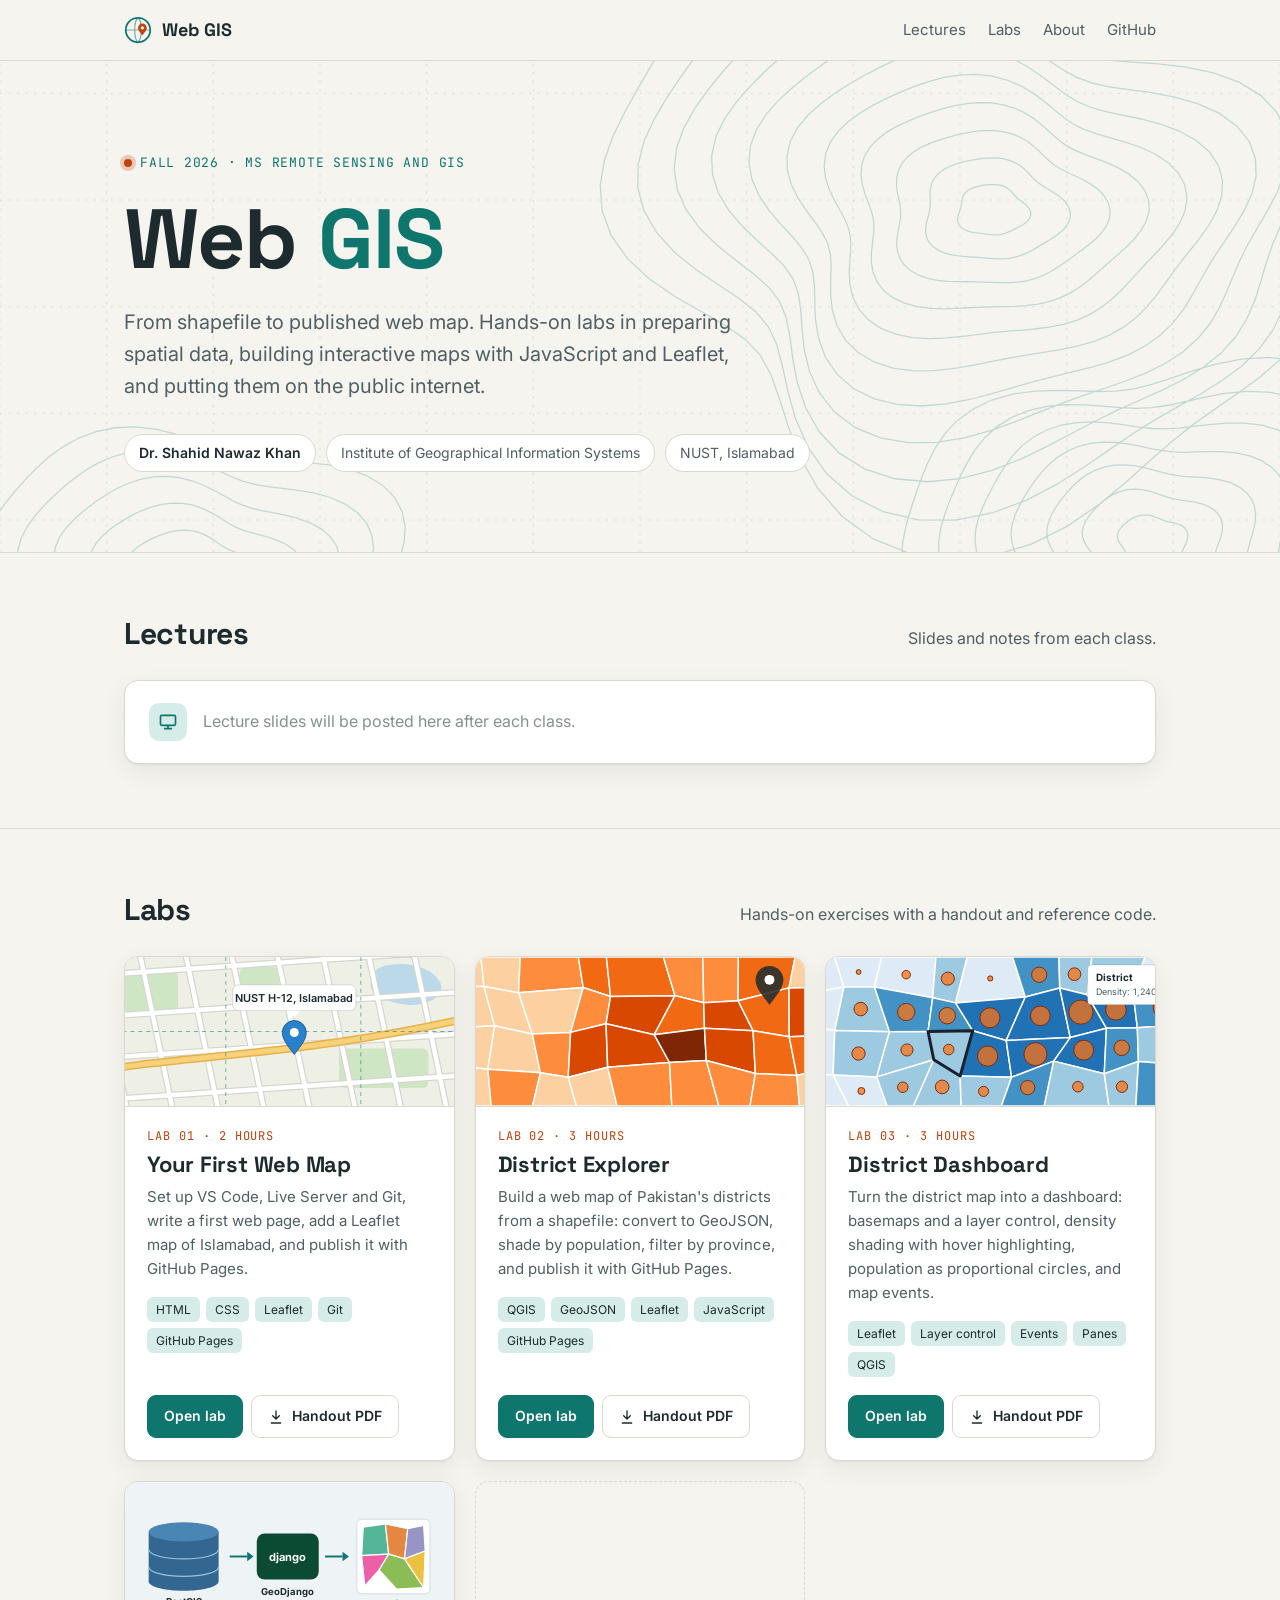
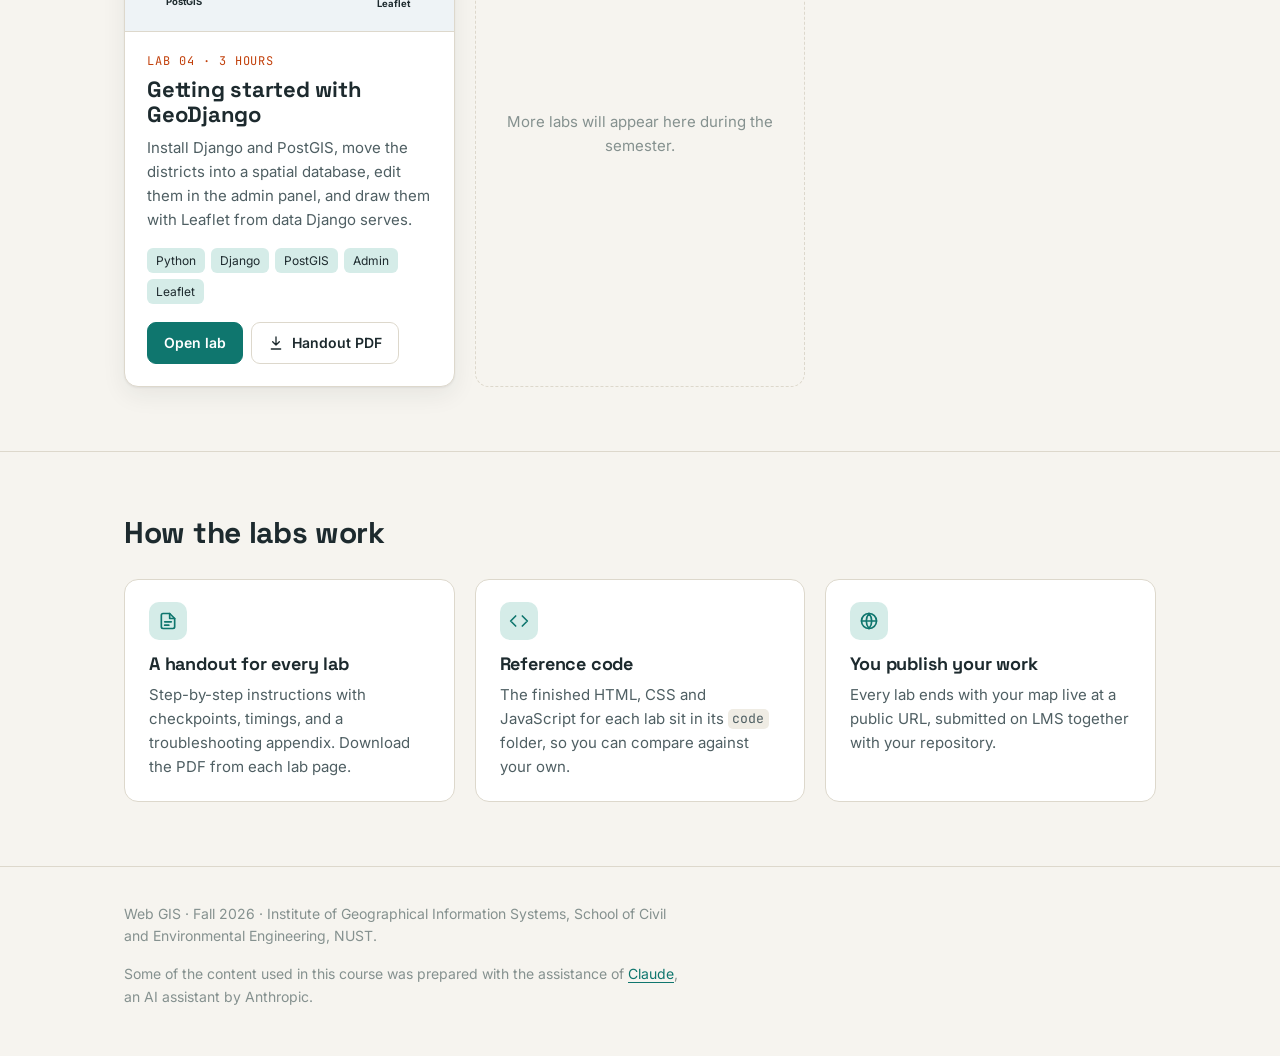
<file: index.html>
<!DOCTYPE html>
<html lang="en">
<head>
  <meta charset="utf-8">
  <meta name="viewport" content="width=device-width, initial-scale=1">
  <title>Web GIS · Fall 2026</title>
  <meta name="description" content="Course materials for Web GIS, Fall 2026: MS Remote Sensing and GIS, Institute of Geographical Information Systems, NUST.">
  <link rel="icon" href="assets/favicon.svg" type="image/svg+xml">
  <link rel="preconnect" href="https://fonts.googleapis.com">
  <link rel="preconnect" href="https://fonts.gstatic.com" crossorigin>
  <link rel="stylesheet" href="https://fonts.googleapis.com/css2?family=Inter:wght@400;500;600&family=JetBrains+Mono:wght@400;500&family=Space+Grotesk:wght@500;700&display=swap">
  <link rel="stylesheet" href="assets/site.css">
</head>
<body>

  <header class="topbar">
    <div class="wrap">
      <a class="brand" href="./">
        <svg viewBox="0 0 32 32" aria-hidden="true"><circle cx="16" cy="16" r="14" fill="none" stroke="currentColor" stroke-width="2" style="color:var(--accent)"/><path d="M2 16h28M16 2c5 4 5 24 0 28M16 2c-5 4-5 24 0 28" fill="none" stroke="var(--accent)" stroke-width="1.4" opacity=".55"/><path d="M21 22c-3-3.5-5-6-5-8.5a5 5 0 0 1 10 0c0 2.5-2 5-5 8.5z" fill="var(--warm)"/><circle cx="21" cy="13.5" r="1.8" fill="#fff"/></svg>
        Web GIS
      </a>
      <nav class="nav">
        <a href="#lectures">Lectures</a>
        <a href="#labs">Labs</a>
        <a href="#about" class="hide-sm">About</a>
        <a href="https://github.com/shahidnawazkhan/Fall2026WebGIS">GitHub</a>
      </nav>
    </div>
  </header>

  <div class="hero">
    <svg class="hero-art" viewBox="0 0 1200 600" preserveAspectRatio="xMidYMid slice" aria-hidden="true"><path d="M0 0V600M100 0V600M200 0V600M300 0V600M400 0V600M500 0V600M600 0V600M700 0V600M800 0V600M900 0V600M1000 0V600M1100 0V600M1200 0V600M0 0H1200M0 100H1200M0 200H1200M0 300H1200M0 400H1200M0 500H1200M0 600H1200" fill="none" stroke="currentColor" stroke-width=".6" stroke-dasharray="2 6"/><path d="M965.8 210.0 L966.3 212.4 L966.2 214.7 L965.3 217.0 L963.8 219.1 L961.9 221.0 L959.6 222.7 L957.3 224.1 L954.8 225.4 L952.5 226.6 L950.2 227.8 L947.9 228.9 L945.5 229.9 L943.2 230.9 L940.7 231.7 L938.1 232.3 L935.4 232.6 L932.7 232.7 L930.0 232.6 L927.4 232.3 L924.8 232.0 L922.2 231.6 L919.5 231.3 L916.8 230.9 L914.0 230.5 L911.1 230.0 L908.2 229.3 L905.4 228.3 L902.8 226.9 L900.6 225.2 L899.0 223.2 L898.1 221.0 L897.7 218.7 L897.8 216.4 L898.3 214.1 L899.1 212.0 L899.8 210.0 L900.5 208.1 L901.0 206.2 L901.3 204.3 L901.6 202.3 L901.9 200.3 L902.3 198.2 L903.2 196.1 L904.4 194.1 L906.0 192.2 L908.1 190.6 L910.4 189.3 L913.1 188.3 L915.8 187.4 L918.6 186.8 L921.4 186.3 L924.3 185.9 L927.1 185.6 L930.0 185.5 L932.9 185.5 L935.8 185.8 L938.6 186.3 L941.2 187.2 L943.6 188.4 L945.7 189.8 L947.6 191.4 L949.1 193.1 L950.5 194.8 L951.9 196.4 L953.4 197.9 L955.0 199.3 L956.9 200.7 L958.9 202.2 L961.0 203.9 L962.9 205.7 L964.6 207.8Z M1003.1 210.0 L1003.5 214.8 L1002.4 219.5 L1000.0 223.9 L996.6 228.0 L992.5 231.6 L988.0 234.8 L983.5 237.7 L979.0 240.4 L974.6 243.0 L970.3 245.6 L965.9 248.0 L961.4 250.2 L956.5 252.1 L951.4 253.6 L946.1 254.6 L940.7 255.1 L935.3 255.2 L930.0 254.9 L924.7 254.5 L919.5 254.0 L914.2 253.6 L908.8 253.2 L903.1 252.8 L897.2 252.1 L891.1 251.1 L885.2 249.5 L879.8 247.2 L875.1 244.1 L871.5 240.3 L869.1 236.1 L867.9 231.5 L867.8 226.8 L868.4 222.2 L869.5 217.9 L870.7 213.8 L871.6 210.0 L872.0 206.2 L872.1 202.4 L872.0 198.5 L871.9 194.3 L872.1 190.0 L873.0 185.6 L874.8 181.4 L877.6 177.4 L881.2 173.9 L885.6 170.8 L890.6 168.3 L896.0 166.3 L901.5 164.7 L907.1 163.4 L912.7 162.3 L918.4 161.3 L924.2 160.7 L930.0 160.4 L935.8 160.6 L941.6 161.4 L947.0 163.0 L952.0 165.1 L956.5 167.9 L960.4 171.0 L963.7 174.3 L966.8 177.6 L969.7 180.6 L972.8 183.4 L976.3 186.0 L980.3 188.5 L984.8 191.1 L989.5 194.0 L994.1 197.3 L998.2 201.1 L1001.3 205.4Z M1040.8 210.0 L1040.2 217.1 L1037.4 224.0 L1033.0 230.4 L1027.5 236.3 L1021.3 241.5 L1015.0 246.4 L1008.8 250.9 L1002.8 255.2 L996.8 259.5 L990.7 263.6 L984.3 267.5 L977.5 270.9 L970.1 273.7 L962.3 275.7 L954.2 276.9 L946.1 277.5 L938.0 277.5 L930.0 277.2 L922.1 276.9 L914.1 276.7 L905.9 276.6 L897.3 276.5 L888.3 276.2 L879.1 275.3 L870.0 273.5 L861.4 270.5 L853.9 266.3 L847.9 261.0 L843.7 254.7 L841.4 247.9 L840.6 240.9 L841.2 234.0 L842.3 227.4 L843.5 221.3 L844.3 215.6 L844.3 210.0 L843.6 204.4 L842.5 198.6 L841.2 192.4 L840.4 185.9 L840.7 179.1 L842.2 172.5 L845.4 166.1 L850.0 160.3 L856.0 155.2 L863.0 150.9 L870.7 147.3 L878.8 144.3 L887.0 141.7 L895.3 139.4 L903.8 137.5 L912.4 135.9 L921.1 135.0 L930.0 134.8 L938.8 135.6 L947.3 137.5 L955.1 140.5 L962.2 144.4 L968.4 149.0 L973.8 153.8 L978.6 158.6 L983.2 163.0 L988.1 167.0 L993.6 170.5 L999.9 173.7 L1007.1 177.0 L1014.8 180.7 L1022.5 185.1 L1029.6 190.2 L1035.3 196.2 L1039.2 202.9Z M1077.3 210.0 L1074.8 219.4 L1069.9 228.3 L1063.4 236.5 L1056.0 244.0 L1048.4 250.9 L1040.9 257.4 L1033.7 263.8 L1026.6 270.0 L1019.3 276.2 L1011.6 282.0 L1003.1 287.3 L993.8 291.8 L983.7 295.3 L973.1 297.6 L962.2 299.0 L951.3 299.7 L940.6 299.9 L930.0 300.1 L919.3 300.4 L908.3 301.0 L896.9 301.6 L884.8 302.0 L872.4 301.6 L859.9 300.0 L848.0 296.7 L837.4 291.8 L828.7 285.0 L822.4 276.9 L818.5 267.8 L816.9 258.4 L817.0 249.0 L818.0 240.2 L819.0 232.0 L819.4 224.4 L818.7 217.2 L816.8 210.0 L814.1 202.5 L811.0 194.5 L808.5 185.9 L807.2 176.9 L807.8 167.8 L810.5 158.9 L815.5 150.6 L822.5 143.2 L831.0 136.6 L840.6 131.0 L850.8 126.2 L861.3 121.9 L872.1 118.1 L883.1 114.6 L894.5 111.8 L906.1 109.6 L918.0 108.6 L930.0 109.0 L941.7 111.0 L952.7 114.6 L962.7 119.5 L971.6 125.4 L979.2 131.8 L986.1 138.1 L992.5 143.8 L999.3 148.8 L1006.9 153.0 L1015.7 156.8 L1025.6 160.4 L1036.5 164.4 L1047.6 169.4 L1058.1 175.5 L1066.9 182.8 L1073.4 191.3 L1076.9 200.5Z M1111.0 210.0 L1106.1 221.4 L1099.1 232.1 L1090.9 241.9 L1082.4 251.1 L1074.1 259.8 L1066.3 268.3 L1058.6 276.7 L1050.8 285.1 L1042.2 293.1 L1032.7 300.6 L1021.9 307.2 L1009.9 312.5 L997.0 316.5 L983.6 319.2 L970.1 320.9 L956.7 322.1 L943.4 323.1 L930.0 324.4 L916.3 326.1 L902.0 327.8 L886.8 329.3 L871.1 329.9 L855.2 328.9 L839.8 325.8 L825.8 320.3 L814.1 312.3 L805.2 302.4 L799.6 291.1 L796.8 279.1 L796.2 267.2 L796.8 256.0 L797.6 245.7 L797.4 236.3 L795.8 227.5 L792.5 218.9 L787.7 210.0 L782.4 200.4 L777.4 190.1 L773.9 179.0 L772.7 167.6 L774.2 156.2 L778.7 145.3 L786.0 135.3 L795.4 126.3 L806.3 118.4 L818.2 111.3 L830.7 104.9 L843.5 99.0 L856.7 93.6 L870.5 88.9 L884.8 85.1 L899.7 82.8 L914.9 82.3 L930.0 83.9 L944.4 87.7 L957.8 93.4 L969.6 100.5 L980.0 108.3 L989.2 116.0 L997.8 123.1 L1006.5 129.0 L1016.3 133.8 L1027.5 137.8 L1040.3 141.4 L1054.5 145.4 L1069.2 150.5 L1083.3 157.1 L1095.6 165.3 L1105.1 175.2 L1110.9 186.4 L1112.8 198.2Z M1140.8 210.0 L1133.6 223.2 L1124.9 235.5 L1115.9 246.9 L1107.3 257.8 L1099.2 268.5 L1091.6 279.1 L1083.8 289.8 L1075.2 300.2 L1065.2 310.2 L1053.6 319.1 L1040.2 326.6 L1025.5 332.6 L1010.0 337.0 L994.0 340.3 L978.1 342.9 L962.2 345.4 L946.3 348.1 L930.0 351.3 L912.9 354.7 L894.8 357.9 L875.8 359.9 L856.3 360.1 L837.1 357.5 L819.5 351.8 L804.4 342.9 L792.6 331.3 L784.6 317.7 L780.3 303.1 L778.7 288.5 L778.8 274.7 L779.2 262.1 L778.5 250.9 L775.8 240.6 L770.9 230.8 L764.0 220.8 L756.0 210.0 L748.2 198.2 L741.8 185.4 L738.1 171.9 L737.8 158.2 L741.1 144.7 L747.8 132.1 L757.4 120.5 L769.1 110.0 L782.0 100.4 L795.8 91.5 L810.1 83.2 L825.1 75.4 L840.8 68.3 L857.4 62.3 L875.0 58.0 L893.4 56.1 L911.9 56.8 L930.0 60.3 L947.0 66.4 L962.3 74.4 L975.8 83.5 L987.7 92.5 L998.8 100.8 L1009.8 107.6 L1021.8 112.8 L1035.6 116.8 L1051.3 120.2 L1068.7 123.8 L1087.1 128.5 L1105.0 135.1 L1121.1 144.0 L1133.9 155.0 L1142.4 167.8 L1146.1 181.8 L1145.4 196.0Z M1166.4 210.0 L1157.5 224.7 L1148.2 238.5 L1139.4 251.6 L1131.6 264.3 L1124.4 277.1 L1117.2 290.1 L1109.2 302.9 L1099.5 315.4 L1087.7 326.8 L1073.6 336.8 L1057.7 345.1 L1040.5 351.7 L1022.5 357.0 L1004.4 361.4 L986.4 365.8 L968.2 370.5 L949.6 375.8 L930.0 381.6 L909.1 387.0 L886.9 391.2 L863.8 393.1 L840.8 391.6 L819.1 386.2 L800.1 376.7 L784.9 363.5 L774.0 347.7 L767.6 330.3 L764.6 312.8 L763.8 296.2 L763.6 281.2 L762.2 268.0 L758.5 256.2 L752.0 245.3 L742.9 234.4 L732.1 222.8 L721.1 210.0 L711.6 195.8 L704.9 180.6 L702.1 164.8 L703.6 149.0 L709.3 133.8 L718.4 119.5 L730.1 106.3 L743.5 94.1 L757.9 82.5 L773.1 71.5 L789.0 60.9 L806.0 51.0 L824.4 42.3 L844.3 35.6 L865.4 31.5 L887.3 30.7 L909.1 33.4 L930.0 39.4 L949.2 47.9 L966.2 57.8 L981.4 67.9 L995.3 77.2 L1008.9 84.7 L1023.4 90.1 L1039.8 93.9 L1058.5 96.6 L1079.3 99.4 L1101.4 103.5 L1123.3 109.8 L1143.2 118.8 L1159.6 130.7 L1171.1 145.0 L1177.0 161.0 L1177.6 177.7 L1173.6 194.2Z M1188.3 210.0 L1178.8 226.1 L1170.0 241.4 L1162.6 256.2 L1156.2 271.0 L1150.0 286.0 L1143.1 301.1 L1134.3 316.0 L1123.0 329.9 L1108.9 342.5 L1092.3 353.3 L1074.0 362.3 L1054.6 369.9 L1034.9 376.7 L1015.2 383.4 L995.3 390.6 L974.9 398.6 L953.3 407.2 L930.0 415.7 L904.9 422.8 L878.3 427.1 L851.3 427.5 L825.3 423.0 L802.0 413.4 L782.7 399.0 L768.3 381.1 L759.0 360.9 L754.0 340.4 L751.9 320.7 L750.7 303.0 L748.4 287.6 L743.7 274.4 L735.6 262.4 L724.2 250.8 L710.6 238.7 L696.4 225.1 L683.4 210.0 L673.5 193.4 L667.9 175.8 L667.2 157.8 L671.3 140.2 L679.5 123.5 L690.7 107.7 L703.9 92.7 L718.3 78.4 L733.6 64.5 L749.8 50.9 L767.3 37.9 L786.7 26.1 L808.2 16.4 L831.6 9.8 L856.5 6.9 L881.9 8.1 L906.8 13.3 L930.0 21.7 L951.0 32.0 L969.8 42.8 L986.9 52.7 L1003.5 60.5 L1020.7 65.9 L1039.9 69.0 L1061.6 70.8 L1085.9 72.4 L1111.8 75.3 L1137.8 80.8 L1162.0 89.7 L1182.2 102.1 L1197.0 117.8 L1205.5 135.7 L1207.6 154.9 L1204.5 174.2 L1197.4 192.7Z M1207.9 210.0 L1199.2 227.4 L1192.1 244.2 L1186.5 260.9 L1181.6 277.8 L1176.1 295.0 L1168.6 312.0 L1158.3 328.4 L1144.7 343.5 L1128.2 356.8 L1109.4 368.3 L1089.2 378.4 L1068.5 387.7 L1047.7 397.0 L1026.9 407.2 L1005.4 418.4 L982.5 430.5 L957.5 442.6 L930.0 453.4 L900.3 461.1 L869.5 464.1 L839.1 461.3 L811.0 452.3 L786.9 437.3 L768.3 417.5 L755.3 394.8 L747.4 371.2 L743.2 348.4 L740.5 327.8 L737.0 310.1 L730.9 295.1 L721.1 282.2 L707.5 270.0 L691.1 257.4 L673.6 243.5 L657.1 227.7 L643.8 210.0 L635.2 190.9 L632.0 171.1 L634.3 151.3 L641.2 132.1 L651.6 113.8 L664.1 96.3 L678.0 79.3 L692.8 62.6 L708.6 46.0 L725.9 29.8 L745.4 14.7 L767.7 1.7 L792.8 -8.0 L820.1 -13.6 L848.8 -14.4 L877.5 -10.6 L904.9 -2.9 L930.0 7.2 L952.7 18.1 L973.3 28.1 L993.0 35.9 L1013.2 40.7 L1035.3 42.7 L1060.2 43.0 L1088.0 42.8 L1118.0 44.1 L1148.4 48.3 L1177.0 56.5 L1201.5 69.2 L1220.0 86.0 L1231.4 105.9 L1235.6 127.6 L1233.5 149.8 L1226.8 171.2 L1217.6 191.4Z M1227.1 210.0 L1220.4 228.8 L1215.7 247.3 L1212.0 266.0 L1208.0 284.9 L1202.0 304.0 L1193.0 322.5 L1180.3 339.8 L1164.2 355.6 L1145.4 369.5 L1124.9 382.1 L1103.9 393.9 L1082.8 406.1 L1061.7 419.3 L1040.1 434.0 L1016.8 450.1 L991.0 466.4 L962.1 481.6 L930.0 493.4 L895.7 500.0 L861.0 499.9 L827.9 492.2 L798.7 477.3 L774.9 456.4 L757.4 431.4 L745.8 404.9 L738.5 379.0 L733.5 355.5 L728.2 335.4 L720.3 318.8 L708.5 304.7 L692.5 292.0 L673.2 279.2 L652.3 265.1 L632.3 248.9 L615.5 230.4 L603.7 210.0 L597.9 188.5 L598.2 166.7 L603.7 145.2 L613.1 124.6 L624.8 104.6 L637.9 85.1 L651.7 65.7 L666.5 46.2 L682.9 27.0 L701.8 8.6 L724.1 -7.8 L750.1 -20.9 L779.3 -29.5 L810.7 -32.8 L842.8 -31.0 L874.2 -24.6 L903.4 -15.2 L930.0 -4.8 L954.2 4.8 L977.2 11.9 L1000.4 15.5 L1025.4 15.8 L1053.5 13.9 L1084.9 11.2 L1119.0 10.1 L1154.0 12.3 L1187.4 19.3 L1216.7 31.8 L1239.6 49.4 L1254.6 71.2 L1261.3 95.6 L1260.8 120.8 L1254.8 145.5 L1245.7 168.8 L1235.9 190.2Z M1248.2 210.0 L1244.2 230.4 L1241.7 250.7 L1239.1 271.3 L1234.7 292.1 L1227.0 312.6 L1215.3 332.0 L1199.8 349.9 L1181.2 366.1 L1160.8 381.0 L1139.9 395.3 L1119.1 410.1 L1098.6 426.3 L1077.7 444.6 L1055.2 464.8 L1029.8 485.8 L1000.4 505.9 L966.9 522.6 L930.0 533.6 L891.4 537.0 L853.4 531.6 L818.7 517.7 L789.3 496.4 L766.4 469.9 L750.0 440.9 L738.9 412.2 L730.7 386.0 L722.7 363.6 L712.5 345.2 L698.2 330.2 L679.4 317.2 L656.9 304.3 L632.4 290.2 L608.6 273.8 L588.1 254.7 L572.9 233.1 L564.5 210.0 L562.7 186.2 L566.7 162.5 L575.0 139.5 L585.9 117.2 L598.1 95.3 L610.8 73.5 L624.2 51.4 L639.2 29.3 L657.0 7.8 L678.6 -11.9 L704.7 -28.3 L735.1 -40.1 L768.7 -46.3 L803.9 -46.7 L838.8 -42.1 L871.9 -34.0 L902.3 -24.5 L930.0 -16.0 L956.0 -10.2 L982.0 -8.3 L1009.7 -10.4 L1040.8 -15.4 L1075.6 -21.4 L1113.8 -25.8 L1153.6 -26.5 L1192.2 -21.5 L1226.9 -9.9 L1254.8 8.1 L1274.2 31.5 L1284.3 58.5 L1286.1 87.0 L1281.4 115.3 L1272.9 141.9 L1263.2 166.5 L1254.5 189.0Z M1112.5 520.0 L1111.7 522.1 L1110.8 524.0 L1109.9 525.9 L1109.1 527.8 L1108.2 529.7 L1107.1 531.6 L1105.9 533.4 L1104.4 535.2 L1102.6 536.7 L1100.5 538.1 L1098.2 539.3 L1095.8 540.3 L1093.3 541.2 L1090.8 542.0 L1088.2 542.7 L1085.6 543.5 L1082.9 544.3 L1080.0 544.9 L1077.0 545.5 L1073.9 545.8 L1070.7 545.7 L1067.7 545.1 L1064.8 544.1 L1062.3 542.7 L1060.3 540.9 L1058.7 538.8 L1057.5 536.7 L1056.7 534.5 L1056.0 532.5 L1055.3 530.6 L1054.5 528.8 L1053.6 527.1 L1052.4 525.5 L1051.1 523.8 L1049.9 522.0 L1048.8 520.0 L1048.0 517.9 L1047.6 515.8 L1047.7 513.6 L1048.3 511.5 L1049.3 509.4 L1050.7 507.5 L1052.3 505.6 L1054.1 503.9 L1056.0 502.2 L1058.1 500.7 L1060.3 499.2 L1062.7 497.8 L1065.3 496.7 L1068.1 495.8 L1071.1 495.3 L1074.1 495.3 L1077.1 495.5 L1080.0 496.2 L1082.7 497.0 L1085.2 498.0 L1087.6 499.0 L1089.9 499.9 L1092.1 500.7 L1094.5 501.4 L1097.1 501.9 L1099.8 502.5 L1102.6 503.3 L1105.4 504.2 L1108.0 505.5 L1110.2 507.1 L1111.9 509.0 L1113.1 511.1 L1113.6 513.3 L1113.6 515.6 L1113.2 517.8Z M1143.1 520.0 L1141.7 524.0 L1140.3 527.9 L1139.0 531.7 L1137.6 535.5 L1136.1 539.4 L1134.1 543.1 L1131.6 546.7 L1128.4 550.1 L1124.7 553.1 L1120.6 555.8 L1116.1 558.1 L1111.4 560.2 L1106.6 562.2 L1101.7 564.2 L1096.7 566.1 L1091.5 568.2 L1085.9 570.1 L1080.0 571.7 L1073.8 572.8 L1067.3 573.2 L1061.0 572.5 L1055.0 570.9 L1049.6 568.3 L1045.1 564.8 L1041.5 560.7 L1038.8 556.4 L1036.7 552.0 L1035.1 547.9 L1033.5 544.1 L1031.7 540.6 L1029.5 537.4 L1026.9 534.3 L1024.0 531.1 L1021.1 527.7 L1018.4 524.0 L1016.3 520.0 L1015.0 515.8 L1014.6 511.5 L1015.3 507.2 L1016.8 503.0 L1019.1 498.9 L1021.8 495.1 L1024.9 491.4 L1028.3 487.9 L1031.9 484.4 L1035.9 481.1 L1040.3 478.0 L1045.2 475.3 L1050.5 473.2 L1056.3 471.8 L1062.3 471.1 L1068.4 471.3 L1074.4 472.2 L1080.0 473.7 L1085.3 475.4 L1090.2 477.1 L1094.9 478.7 L1099.7 480.0 L1104.6 480.9 L1109.9 481.7 L1115.5 482.5 L1121.3 483.5 L1127.2 485.0 L1132.8 487.2 L1137.6 490.1 L1141.5 493.7 L1144.3 497.8 L1145.8 502.3 L1146.1 506.9 L1145.6 511.4 L1144.5 515.8Z M1172.1 520.0 L1170.5 525.9 L1169.1 531.6 L1167.6 537.4 L1166.0 543.2 L1163.7 548.9 L1160.7 554.5 L1156.7 559.8 L1151.8 564.6 L1146.1 569.0 L1139.9 572.9 L1133.4 576.5 L1126.7 580.0 L1120.0 583.5 L1113.0 587.1 L1105.6 590.8 L1097.7 594.5 L1089.2 597.8 L1080.0 600.4 L1070.3 601.8 L1060.6 601.6 L1051.1 599.8 L1042.5 596.4 L1035.0 591.5 L1028.9 585.6 L1024.2 579.1 L1020.5 572.5 L1017.5 566.3 L1014.8 560.6 L1011.7 555.4 L1008.1 550.8 L1003.7 546.3 L998.9 541.9 L993.9 537.1 L989.2 531.9 L985.3 526.1 L982.6 520.0 L981.4 513.6 L981.7 507.2 L983.3 500.8 L985.9 494.6 L989.4 488.7 L993.3 482.9 L997.7 477.3 L1002.4 471.8 L1007.6 466.4 L1013.5 461.3 L1020.1 456.7 L1027.7 452.9 L1036.0 450.1 L1044.9 448.5 L1054.0 448.2 L1063.1 449.0 L1071.8 450.6 L1080.0 452.8 L1087.7 454.9 L1095.0 456.8 L1102.3 458.2 L1109.9 459.1 L1118.0 459.6 L1126.7 460.1 L1135.8 460.9 L1145.1 462.5 L1154.0 465.2 L1161.9 469.1 L1168.4 474.1 L1173.2 480.2 L1176.0 486.8 L1177.1 493.8 L1176.8 500.8 L1175.6 507.5 L1173.9 513.9Z M1200.3 520.0 L1198.9 527.7 L1197.7 535.4 L1196.3 543.1 L1194.2 550.8 L1191.0 558.3 L1186.6 565.6 L1180.9 572.3 L1174.1 578.5 L1166.6 584.1 L1158.6 589.4 L1150.5 594.6 L1142.3 599.9 L1133.9 605.5 L1124.9 611.4 L1115.2 617.4 L1104.5 622.9 L1092.7 627.5 L1080.0 630.6 L1066.8 631.6 L1053.8 630.2 L1041.5 626.4 L1030.7 620.4 L1021.5 612.9 L1014.2 604.4 L1008.5 595.7 L1003.7 587.3 L999.3 579.8 L994.7 573.0 L989.3 567.1 L983.0 561.5 L975.9 556.0 L968.5 550.1 L961.4 543.5 L955.4 536.3 L950.9 528.4 L948.4 520.0 L947.8 511.4 L949.1 502.9 L951.9 494.6 L955.7 486.5 L960.1 478.6 L965.0 470.8 L970.3 463.1 L976.3 455.5 L983.1 448.2 L991.0 441.5 L1000.3 435.6 L1010.7 431.1 L1022.2 428.2 L1034.3 427.0 L1046.5 427.3 L1058.3 428.8 L1069.5 430.9 L1080.0 433.2 L1090.0 435.0 L1100.0 436.1 L1110.2 436.5 L1121.2 436.2 L1133.0 435.9 L1145.5 435.9 L1158.4 437.1 L1170.9 439.7 L1182.4 444.1 L1192.0 450.4 L1199.3 458.1 L1204.1 466.9 L1206.4 476.4 L1206.6 485.9 L1205.6 495.1 L1203.8 503.8 L1201.9 512.1Z M1228.5 520.0 L1227.8 529.6 L1226.8 539.2 L1225.1 548.8 L1222.1 558.3 L1217.5 567.5 L1211.3 576.2 L1203.7 584.2 L1195.2 591.6 L1186.2 598.7 L1177.1 605.7 L1167.9 613.0 L1158.6 620.8 L1148.7 629.1 L1137.8 637.7 L1125.6 646.0 L1111.7 653.2 L1096.4 658.5 L1080.0 661.3 L1063.4 660.9 L1047.3 657.3 L1032.7 650.8 L1020.1 642.0 L1009.6 631.8 L1001.2 621.1 L994.2 610.8 L987.7 601.5 L981.1 593.3 L973.6 586.1 L964.9 579.7 L955.3 573.3 L945.1 566.6 L935.3 559.0 L926.7 550.4 L920.0 540.9 L915.7 530.6 L914.0 520.0 L914.7 509.3 L917.2 498.7 L921.1 488.5 L925.7 478.4 L930.8 468.5 L936.3 458.6 L942.6 448.7 L949.8 439.1 L958.6 430.0 L969.0 422.1 L981.3 415.6 L995.1 411.0 L1009.8 408.6 L1025.0 408.0 L1039.8 409.0 L1054.0 410.8 L1067.3 412.8 L1080.0 414.2 L1092.4 414.6 L1105.3 413.9 L1118.9 412.3 L1133.8 410.5 L1149.8 409.1 L1166.5 409.1 L1183.0 411.1 L1198.3 415.5 L1211.6 422.5 L1222.0 431.7 L1229.2 442.6 L1233.3 454.5 L1234.6 466.6 L1234.1 478.4 L1232.6 489.7 L1230.9 500.3 L1229.5 510.3Z M1257.7 520.0 L1257.5 531.5 L1256.5 543.0 L1253.8 554.5 L1249.3 565.7 L1242.8 576.2 L1234.7 586.2 L1225.4 595.4 L1215.6 604.3 L1205.8 613.1 L1196.1 622.5 L1186.4 632.5 L1176.2 643.4 L1164.9 654.8 L1151.8 666.1 L1136.6 676.4 L1119.2 684.5 L1100.0 689.6 L1080.0 690.8 L1060.2 688.0 L1041.6 681.5 L1025.1 671.9 L1011.0 660.3 L999.4 648.0 L989.6 636.0 L980.6 625.2 L971.5 615.8 L961.5 607.8 L950.1 600.7 L937.5 593.9 L924.2 586.6 L911.2 578.3 L899.5 568.7 L890.0 557.7 L883.6 545.7 L880.3 532.9 L880.0 520.0 L882.0 507.2 L885.7 494.6 L890.2 482.3 L895.3 470.2 L900.7 458.1 L906.9 446.0 L914.2 434.0 L923.4 422.6 L934.7 412.4 L948.4 403.8 L964.1 397.4 L981.4 393.5 L999.3 391.8 L1017.1 392.0 L1034.2 393.3 L1050.2 394.7 L1065.3 395.3 L1080.0 394.6 L1095.1 392.4 L1111.2 388.9 L1128.9 384.9 L1148.1 381.3 L1168.5 379.4 L1189.1 380.0 L1208.7 383.8 L1226.1 391.0 L1240.3 401.3 L1250.6 413.9 L1257.1 428.1 L1260.2 442.9 L1260.9 457.5 L1260.1 471.4 L1259.0 484.5 L1258.1 496.7 L1257.7 508.5Z M1288.4 520.0 L1288.3 533.5 L1286.3 547.0 L1282.1 560.1 L1275.5 572.7 L1266.9 584.5 L1256.9 595.7 L1246.4 606.3 L1236.1 617.0 L1226.2 628.3 L1216.5 640.5 L1206.6 654.0 L1195.6 668.3 L1182.5 682.8 L1166.6 696.3 L1147.9 707.7 L1126.5 715.5 L1103.5 718.9 L1080.0 717.5 L1057.4 711.4 L1036.8 701.5 L1018.9 689.0 L1003.6 675.4 L990.5 662.1 L978.6 650.1 L966.7 639.8 L953.9 631.4 L939.4 624.1 L923.4 617.3 L906.5 610.0 L889.7 601.4 L874.4 591.0 L861.7 578.9 L852.5 565.2 L847.1 550.4 L845.3 535.2 L846.4 520.0 L849.5 505.1 L853.7 490.4 L858.4 476.0 L863.6 461.6 L869.4 447.2 L876.5 433.0 L885.7 419.2 L897.6 406.6 L912.4 395.9 L929.9 387.5 L949.5 382.0 L970.2 379.1 L990.8 378.4 L1010.7 378.9 L1029.2 379.5 L1046.5 379.1 L1063.1 377.1 L1080.0 372.9 L1098.1 367.0 L1118.0 360.2 L1140.1 353.8 L1164.0 349.1 L1188.6 347.5 L1212.6 349.9 L1234.5 356.5 L1253.0 367.3 L1267.2 381.4 L1276.9 397.6 L1282.5 415.0 L1285.0 432.3 L1285.7 449.0 L1285.6 464.6 L1285.8 479.2 L1286.5 493.0 L1287.6 506.5Z M215.9 560.0 L215.3 562.3 L214.2 564.5 L212.8 566.5 L211.1 568.4 L209.4 570.2 L207.7 571.9 L206.0 573.5 L204.3 575.1 L202.5 576.6 L200.5 578.1 L198.4 579.4 L196.0 580.5 L193.5 581.4 L190.8 582.0 L188.1 582.4 L185.4 582.7 L182.7 582.8 L180.0 582.9 L177.3 582.9 L174.5 583.0 L171.6 583.1 L168.7 583.1 L165.6 582.8 L162.7 582.3 L159.8 581.3 L157.3 580.0 L155.2 578.4 L153.6 576.4 L152.6 574.2 L152.0 572.0 L151.8 569.7 L151.8 567.6 L151.8 565.6 L151.7 563.7 L151.4 561.9 L150.9 560.0 L150.3 558.1 L149.7 556.0 L149.3 553.9 L149.2 551.7 L149.6 549.5 L150.4 547.3 L151.7 545.3 L153.5 543.5 L155.6 541.9 L157.9 540.5 L160.4 539.3 L163.0 538.2 L165.7 537.2 L168.4 536.4 L171.2 535.6 L174.1 535.1 L177.0 534.9 L180.0 535.0 L182.9 535.4 L185.7 536.3 L188.2 537.4 L190.5 538.7 L192.5 540.1 L194.4 541.6 L196.2 542.9 L198.0 544.1 L200.0 545.2 L202.2 546.2 L204.6 547.3 L207.1 548.4 L209.6 549.8 L211.9 551.4 L213.8 553.3 L215.1 555.4 L215.8 557.7Z M250.7 560.0 L248.9 564.5 L246.5 568.7 L243.6 572.6 L240.6 576.3 L237.6 579.9 L234.7 583.4 L231.7 586.8 L228.6 590.2 L225.1 593.4 L221.2 596.4 L216.8 599.0 L212.0 601.1 L206.9 602.7 L201.6 603.9 L196.2 604.7 L190.8 605.3 L185.4 605.8 L180.0 606.4 L174.5 606.9 L168.7 607.5 L162.7 607.8 L156.5 607.8 L150.4 607.1 L144.5 605.6 L139.1 603.3 L134.6 600.1 L131.1 596.2 L128.6 591.9 L127.2 587.4 L126.5 582.9 L126.2 578.6 L126.0 574.6 L125.5 570.8 L124.6 567.2 L123.2 563.7 L121.5 560.0 L119.7 556.1 L118.2 551.9 L117.3 547.5 L117.2 543.1 L118.2 538.7 L120.3 534.5 L123.2 530.6 L127.0 527.0 L131.2 523.9 L135.9 521.0 L140.7 518.4 L145.8 516.1 L151.0 513.9 L156.4 512.1 L162.1 510.6 L168.0 509.7 L174.0 509.5 L180.0 510.1 L185.7 511.4 L191.1 513.4 L195.9 516.0 L200.3 518.7 L204.2 521.5 L208.0 524.1 L211.8 526.3 L215.9 528.3 L220.5 530.0 L225.5 531.7 L230.8 533.6 L236.2 536.0 L241.2 538.9 L245.6 542.3 L248.8 546.3 L250.8 550.8 L251.3 555.4Z M283.3 560.0 L280.2 566.5 L276.5 572.6 L272.6 578.4 L268.7 583.9 L265.0 589.4 L261.3 594.8 L257.4 600.1 L252.9 605.3 L247.8 610.2 L241.9 614.6 L235.2 618.4 L227.9 621.4 L220.1 623.7 L212.2 625.5 L204.2 627.0 L196.3 628.4 L188.2 629.8 L180.0 631.3 L171.4 632.8 L162.4 634.0 L153.0 634.6 L143.5 634.2 L134.3 632.6 L125.8 629.5 L118.5 625.1 L112.7 619.4 L108.5 613.0 L105.8 606.1 L104.4 599.2 L103.6 592.7 L103.0 586.6 L101.9 581.1 L100.1 575.9 L97.5 570.8 L94.3 565.6 L90.8 560.0 L87.6 554.0 L85.2 547.6 L84.1 541.0 L84.5 534.3 L86.6 527.7 L90.2 521.6 L95.0 515.9 L100.7 510.7 L107.0 505.9 L113.7 501.5 L120.7 497.3 L128.1 493.4 L135.9 490.0 L144.2 487.1 L152.9 485.0 L161.9 484.1 L171.1 484.4 L180.0 485.9 L188.4 488.6 L196.2 492.1 L203.1 496.0 L209.5 500.0 L215.4 503.7 L221.4 506.9 L227.8 509.4 L234.8 511.6 L242.6 513.7 L250.9 515.9 L259.4 518.8 L267.6 522.5 L274.7 527.3 L280.3 532.9 L284.0 539.4 L285.6 546.2 L285.3 553.2Z M313.2 560.0 L308.9 568.4 L304.3 576.2 L300.0 583.8 L295.9 591.2 L291.9 598.7 L287.8 606.1 L283.0 613.4 L277.2 620.4 L270.3 626.9 L262.2 632.5 L253.1 637.3 L243.3 641.2 L233.1 644.4 L222.8 647.1 L212.5 649.8 L202.0 652.6 L191.3 655.5 L180.0 658.4 L168.1 661.1 L155.5 662.9 L142.6 663.3 L129.9 662.0 L117.9 658.6 L107.4 653.2 L98.8 645.9 L92.4 637.3 L88.1 628.0 L85.6 618.7 L84.1 609.7 L82.8 601.6 L81.1 594.2 L78.3 587.4 L74.3 581.0 L69.2 574.5 L63.7 567.5 L58.3 560.0 L53.9 551.8 L51.1 543.2 L50.4 534.3 L51.9 525.5 L55.4 517.0 L60.7 509.0 L67.3 501.6 L74.8 494.6 L82.8 488.0 L91.4 481.7 L100.4 475.8 L110.0 470.2 L120.5 465.5 L131.7 461.8 L143.7 459.6 L156.0 459.1 L168.2 460.3 L180.0 463.2 L190.9 467.4 L200.9 472.3 L209.9 477.3 L218.4 481.9 L226.7 485.8 L235.5 488.8 L245.1 491.1 L255.8 493.1 L267.3 495.4 L279.1 498.4 L290.7 502.6 L301.0 508.3 L309.4 515.3 L315.2 523.6 L318.2 532.6 L318.5 541.9 L316.6 551.1Z M340.3 560.0 L335.3 570.1 L330.7 579.7 L326.6 589.1 L322.8 598.5 L318.9 608.0 L314.2 617.4 L308.4 626.6 L301.0 635.2 L292.0 643.0 L281.6 649.7 L270.2 655.4 L258.2 660.4 L246.0 664.8 L233.6 669.2 L221.1 673.8 L208.2 678.6 L194.6 683.6 L180.0 688.3 L164.4 691.9 L148.1 693.9 L131.7 693.5 L116.0 690.2 L101.8 684.2 L90.0 675.5 L80.8 664.9 L74.4 653.2 L70.3 641.2 L67.7 629.8 L65.5 619.4 L62.9 610.1 L58.9 601.8 L53.4 594.1 L46.4 586.5 L38.5 578.5 L30.6 569.7 L23.8 560.0 L18.9 549.6 L16.5 538.6 L16.9 527.6 L20.0 516.9 L25.3 506.6 L32.2 496.8 L40.3 487.5 L49.1 478.7 L58.5 470.0 L68.6 461.7 L79.6 453.8 L91.7 446.7 L105.0 440.9 L119.5 436.9 L134.8 435.1 L150.4 435.6 L165.6 438.3 L180.0 442.7 L193.2 448.2 L205.2 453.9 L216.5 459.2 L227.4 463.5 L238.8 466.6 L251.2 468.7 L264.8 470.3 L279.6 472.1 L295.1 474.8 L310.2 479.1 L324.1 485.3 L335.6 493.5 L343.9 503.4 L348.7 514.5 L350.1 526.2 L348.5 538.0 L345.0 549.3Z M365.3 560.0 L360.6 571.7 L356.6 583.1 L353.2 594.4 L349.8 605.8 L345.8 617.3 L340.3 628.6 L333.0 639.4 L323.7 649.3 L312.5 658.1 L300.0 665.9 L286.6 672.8 L272.9 679.2 L259.1 685.6 L245.1 692.4 L230.5 699.7 L215.1 707.3 L198.3 714.6 L180.0 720.8 L160.5 725.0 L140.5 726.1 L120.8 723.7 L102.6 717.5 L86.9 707.8 L74.4 695.5 L65.2 681.4 L59.0 666.9 L54.7 652.8 L51.2 640.0 L47.4 628.8 L42.0 619.0 L34.8 610.2 L25.6 601.6 L15.3 592.7 L4.7 582.9 L-4.9 572.0 L-12.3 560.0 L-16.7 547.3 L-17.7 534.2 L-15.6 521.2 L-10.7 508.6 L-3.7 496.5 L4.5 484.9 L13.6 473.7 L23.3 462.6 L33.8 451.7 L45.5 441.2 L58.6 431.6 L73.4 423.3 L90.0 417.1 L108.0 413.5 L126.7 412.7 L145.4 414.7 L163.3 418.9 L180.0 424.5 L195.3 430.6 L209.5 436.1 L223.2 440.5 L237.4 443.3 L252.6 444.7 L269.3 445.4 L287.6 446.2 L306.8 448.1 L325.9 451.9 L343.6 458.3 L358.6 467.3 L369.9 478.8 L377.0 492.0 L379.8 506.1 L378.9 520.5 L375.4 534.5 L370.6 547.7Z" fill="none" stroke="currentColor" stroke-width="1.2"/></svg>
    <div class="wrap">
      <div class="eyebrow">Fall 2026 · MS Remote Sensing and GIS</div>
      <h1>Web <span>GIS</span></h1>
      <p class="lede">
        From shapefile to published web map. Hands-on labs in preparing
        spatial data, building interactive maps with JavaScript and Leaflet,
        and putting them on the public internet.
      </p>
      <div class="meta-row">
        <a class="chip" href="https://shahidnawazkhan.github.io"><strong>Dr. Shahid Nawaz Khan</strong></a>
        <span class="chip">Institute of Geographical Information Systems</span>
        <span class="chip">NUST, Islamabad</span>
      </div>
    </div>
  </div>

  <main>
    <section id="lectures">
      <div class="wrap">
        <div class="section-head">
          <h2>Lectures</h2>
          <p>Slides and notes from each class.</p>
        </div>

        <div class="lecture-list">
          <div class="lecture-empty">
            <div class="icon-dot">
              <svg viewBox="0 0 24 24" fill="none" stroke="currentColor" stroke-width="2" stroke-linecap="round" stroke-linejoin="round" aria-hidden="true"><rect x="3" y="4" width="18" height="12" rx="1.5"/><path d="M8 20h8M12 16v4"/></svg>
            </div>
            <p>Lecture slides will be posted here after each class.</p>
          </div>
        </div>
      </div>
    </section>

    <section id="labs">
      <div class="wrap">
        <div class="section-head">
          <h2>Labs</h2>
          <p>Hands-on exercises with a handout and reference code.</p>
        </div>

        <div class="labs">
          <article class="lab-card">
            <div class="lab-thumb"><svg viewBox="0 0 400 150" preserveAspectRatio="xMidYMid slice" aria-hidden="true"><rect width="400" height="150" fill="#eef0e6"/><rect x="18" y="14" width="70" height="44" rx="6" fill="#cfe6c4"/><rect x="250" y="92" width="90" height="40" rx="6" fill="#cfe6c4"/><rect x="150" y="10" width="40" height="26" rx="6" fill="#cfe6c4"/><path d="M300 8c22-4 46 4 52 18s-14 24-34 22-38-10-36-22 6-16 18-18z" fill="#bcd9ea"/><path d="M-92 -20L-52 170M-46 -20L-6 170M0 -20L40 170M46 -20L86 170M92 -20L132 170M138 -20L178 170M184 -20L224 170M230 -20L270 170M276 -20L316 170M322 -20L362 170M368 -20L408 170M414 -20L454 170M460 -20L500 170M506 -20L546 170M-20 -22L420 -52M-20 20L420 -10M-20 62L420 32M-20 104L420 74M-20 146L420 116M-20 188L420 158" stroke="#d5d6cf" stroke-width="7" fill="none"/><path d="M-92 -20L-52 170M-46 -20L-6 170M0 -20L40 170M46 -20L86 170M92 -20L132 170M138 -20L178 170M184 -20L224 170M230 -20L270 170M276 -20L316 170M322 -20L362 170M368 -20L408 170M414 -20L454 170M460 -20L500 170M506 -20L546 170M-20 -22L420 -52M-20 20L420 -10M-20 62L420 32M-20 104L420 74M-20 146L420 116M-20 188L420 158" stroke="#ffffff" stroke-width="4.5" fill="none"/><path d="M-20 120C90 96 210 104 420 52" stroke="#e8b04a" stroke-width="8" fill="none"/><path d="M-20 120C90 96 210 104 420 52" stroke="#f7d27a" stroke-width="5" fill="none"/><g stroke="#0f766e" stroke-width="1" stroke-dasharray="4 4" opacity=".55" fill="none"><path d="M136 0V150M272 0V150M0 75H400"/></g><g transform="translate(205 98)"><path d="M0 0c-8-10-12-16-12-22a12 12 0 0 1 24 0c0 6-4 12-12 22z" fill="#2a81cb" stroke="#1b5f99" stroke-width="1"/><circle cx="0" cy="-22" r="4.5" fill="#fff"/><g transform="translate(0 -44)"><rect x="-62" y="-26" width="124" height="26" rx="6" fill="#fff" stroke="#00000022"/><path d="M-6 0L0 7L6 0Z" fill="#fff"/><text x="0" y="-9" text-anchor="middle" font-family="Inter, system-ui, sans-serif" font-size="11" font-weight="600" fill="#1d2a2e">NUST H-12, Islamabad</text></g></g></svg></div>
            <div class="lab-body">
              <div class="lab-num">Lab 01 · 2 hours</div>
              <h3><a href="Lab1/">Your First Web Map</a></h3>
              <p>
                Set up VS Code, Live Server and Git, write a first web page,
                add a Leaflet map of Islamabad, and publish it with GitHub
                Pages.
              </p>
              <div class="tags">
                <span class="tag">HTML</span>
                <span class="tag">CSS</span>
                <span class="tag">Leaflet</span>
                <span class="tag">Git</span>
                <span class="tag">GitHub Pages</span>
              </div>
              <div class="lab-links">
                <a class="btn primary" href="Lab1/">Open lab</a>
                <a class="btn" href="Lab1/Lab1_Your_First_Web_Map.pdf">
                  <svg viewBox="0 0 24 24" fill="none" stroke="currentColor" stroke-width="2" stroke-linecap="round" stroke-linejoin="round" aria-hidden="true"><path d="M12 3v12m0 0l-5-5m5 5l5-5M5 21h14"/></svg>
                  Handout PDF
                </a>
              </div>
            </div>
          </article>

          <article class="lab-card">
            <div class="lab-thumb"><svg viewBox="0 0 400 150" preserveAspectRatio="xMidYMid slice" aria-hidden="true"><g stroke="#ffffff" stroke-width="1.5" stroke-linejoin="round"><path d="M0.0 0.0 L39.5 0.0 L42.6 29.8 L0.0 29.2Z" fill="#fdd0a2"/><path d="M39.5 0.0 L79.1 0.0 L77.4 36.1 L42.6 29.8Z" fill="#fdd0a2"/><path d="M79.1 0.0 L137.6 0.0 L142.5 30.7 L77.4 36.1Z" fill="#fd8d3c"/><path d="M137.6 0.0 L165.8 0.0 L170.0 39.8 L142.5 30.7Z" fill="#f16913"/><path d="M165.8 0.0 L223.2 0.0 L234.8 38.9 L170.0 39.8Z" fill="#f16913"/><path d="M223.2 0.0 L262.9 0.0 L263.8 46.1 L234.8 38.9Z" fill="#fd8d3c"/><path d="M262.9 0.0 L298.7 0.0 L298.4 44.0 L263.8 46.1Z" fill="#fd8d3c"/><path d="M298.7 0.0 L355.8 0.0 L349.7 31.1 L298.4 44.0Z" fill="#f16913"/><path d="M355.8 0.0 L400.0 0.0 L400.0 30.6 L349.7 31.1Z" fill="#fdd0a2"/><path d="M0.0 29.2 L42.6 29.8 L53.3 69.3 L0.0 71.6Z" fill="#fdd0a2"/><path d="M42.6 29.8 L77.4 36.1 L91.2 77.5 L53.3 69.3Z" fill="#fdd0a2"/><path d="M77.4 36.1 L142.5 30.7 L129.8 75.9 L91.2 77.5Z" fill="#fdd0a2"/><path d="M142.5 30.7 L170.0 39.8 L165.5 67.1 L129.8 75.9Z" fill="#fd8d3c"/><path d="M170.0 39.8 L234.8 38.9 L214.0 78.2 L165.5 67.1Z" fill="#d94801"/><path d="M234.8 38.9 L263.8 46.1 L264.6 71.7 L214.0 78.2Z" fill="#f16913"/><path d="M263.8 46.1 L298.4 44.0 L313.5 74.2 L264.6 71.7Z" fill="#d94801"/><path d="M298.4 44.0 L349.7 31.1 L349.9 80.3 L313.5 74.2Z" fill="#f16913"/><path d="M349.7 31.1 L400.0 30.6 L400.0 78.6 L349.9 80.3Z" fill="#d94801"/><path d="M0.0 71.6 L53.3 69.3 L46.5 113.0 L0.0 107.9Z" fill="#fdd0a2"/><path d="M53.3 69.3 L91.2 77.5 L99.4 116.6 L46.5 113.0Z" fill="#fdd0a2"/><path d="M91.2 77.5 L129.8 75.9 L127.4 121.1 L99.4 116.6Z" fill="#fd8d3c"/><path d="M129.8 75.9 L165.5 67.1 L167.1 111.0 L127.4 121.1Z" fill="#d94801"/><path d="M165.5 67.1 L214.0 78.2 L229.4 106.2 L167.1 111.0Z" fill="#d94801"/><path d="M214.0 78.2 L264.6 71.7 L266.4 104.2 L229.4 106.2Z" fill="#7f2704"/><path d="M264.6 71.7 L313.5 74.2 L315.8 117.3 L266.4 104.2Z" fill="#d94801"/><path d="M313.5 74.2 L349.9 80.3 L357.6 119.3 L315.8 117.3Z" fill="#f16913"/><path d="M349.9 80.3 L400.0 78.6 L400.0 109.1 L357.6 119.3Z" fill="#f16913"/><path d="M0.0 107.9 L46.5 113.0 L49.9 150.0 L0.0 150.0Z" fill="#fdd0a2"/><path d="M46.5 113.0 L99.4 116.6 L91.5 150.0 L49.9 150.0Z" fill="#fd8d3c"/><path d="M99.4 116.6 L127.4 121.1 L135.6 150.0 L91.5 150.0Z" fill="#fdd0a2"/><path d="M127.4 121.1 L167.1 111.0 L176.6 150.0 L135.6 150.0Z" fill="#fdd0a2"/><path d="M167.1 111.0 L229.4 106.2 L231.7 150.0 L176.6 150.0Z" fill="#fd8d3c"/><path d="M229.4 106.2 L266.4 104.2 L279.1 150.0 L231.7 150.0Z" fill="#fd8d3c"/><path d="M266.4 104.2 L315.8 117.3 L310.4 150.0 L279.1 150.0Z" fill="#fd8d3c"/><path d="M315.8 117.3 L357.6 119.3 L360.2 150.0 L310.4 150.0Z" fill="#fd8d3c"/><path d="M357.6 119.3 L400.0 109.1 L400.0 150.0 L360.2 150.0Z" fill="#fdd0a2"/></g><g transform="translate(330 22)"><path d="M0 26c-9-11-14-18-14-25a14 14 0 0 1 28 0c0 7-5 14-14 25z" fill="#1d2a2e" opacity=".85"/><circle cx="0" cy="1" r="5" fill="#fff"/></g></svg></div>
            <div class="lab-body">
              <div class="lab-num">Lab 02 · 3 hours</div>
              <h3><a href="Lab2/">District Explorer</a></h3>
              <p>
                Build a web map of Pakistan's districts from a shapefile:
                convert to GeoJSON, shade by population, filter by province,
                and publish it with GitHub Pages.
              </p>
              <div class="tags">
                <span class="tag">QGIS</span>
                <span class="tag">GeoJSON</span>
                <span class="tag">Leaflet</span>
                <span class="tag">JavaScript</span>
                <span class="tag">GitHub Pages</span>
              </div>
              <div class="lab-links">
                <a class="btn primary" href="Lab2/">Open lab</a>
                <a class="btn" href="Lab2/Lab2_District_Explorer.pdf">
                  <svg viewBox="0 0 24 24" fill="none" stroke="currentColor" stroke-width="2" stroke-linecap="round" stroke-linejoin="round" aria-hidden="true"><path d="M12 3v12m0 0l-5-5m5 5l5-5M5 21h14"/></svg>
                  Handout PDF
                </a>
              </div>
            </div>
          </article>

          <article class="lab-card">
            <div class="lab-thumb"><svg viewBox="0 0 400 150" preserveAspectRatio="xMidYMid slice" aria-hidden="true"><g stroke="#ffffff" stroke-width="1.5" stroke-linejoin="round"><path d="M0.0 0.0 L43.1 0.0 L52.6 30.2 L0.0 39.8Z" fill="#deebf7"/><path d="M43.1 0.0 L90.6 0.0 L83.4 30.1 L52.6 30.2Z" fill="#deebf7"/><path d="M90.6 0.0 L145.2 0.0 L142.0 41.0 L83.4 30.1Z" fill="#deebf7"/><path d="M145.2 0.0 L176.8 0.0 L165.0 46.2 L142.0 41.0Z" fill="#9ecae1"/><path d="M176.8 0.0 L222.4 0.0 L235.2 40.3 L165.0 46.2Z" fill="#deebf7"/><path d="M222.4 0.0 L269.1 0.0 L269.9 31.3 L235.2 40.3Z" fill="#4292c6"/><path d="M269.1 0.0 L302.3 0.0 L297.5 38.0 L269.9 31.3Z" fill="#9ecae1"/><path d="M302.3 0.0 L355.9 0.0 L343.2 31.9 L297.5 38.0Z" fill="#9ecae1"/><path d="M355.9 0.0 L400.0 0.0 L400.0 32.9 L343.2 31.9Z" fill="#deebf7"/><path d="M0.0 39.8 L52.6 30.2 L43.4 73.9 L0.0 66.5Z" fill="#deebf7"/><path d="M52.6 30.2 L83.4 30.1 L98.5 75.3 L43.4 73.9Z" fill="#9ecae1"/><path d="M83.4 30.1 L142.0 41.0 L137.3 75.0 L98.5 75.3Z" fill="#4292c6"/><path d="M142.0 41.0 L165.0 46.2 L182.3 74.2 L137.3 75.0Z" fill="#4292c6"/><path d="M165.0 46.2 L235.2 40.3 L216.0 84.0 L182.3 74.2Z" fill="#2171b5"/><path d="M235.2 40.3 L269.9 31.3 L280.5 81.1 L216.0 84.0Z" fill="#2171b5"/><path d="M269.9 31.3 L297.5 38.0 L316.9 71.7 L280.5 81.1Z" fill="#2171b5"/><path d="M297.5 38.0 L343.2 31.9 L348.0 71.2 L316.9 71.7Z" fill="#2171b5"/><path d="M343.2 31.9 L400.0 32.9 L400.0 67.3 L348.0 71.2Z" fill="#4292c6"/><path d="M0.0 66.5 L43.4 73.9 L41.7 118.7 L0.0 117.3Z" fill="#deebf7"/><path d="M43.4 73.9 L98.5 75.3 L85.7 120.7 L41.7 118.7Z" fill="#9ecae1"/><path d="M98.5 75.3 L137.3 75.0 L143.1 103.5 L85.7 120.7Z" fill="#9ecae1"/><path d="M137.3 75.0 L182.3 74.2 L169.6 119.9 L143.1 103.5Z" fill="#9ecae1"/><path d="M182.3 74.2 L216.0 84.0 L221.4 121.1 L169.6 119.9Z" fill="#2171b5"/><path d="M216.0 84.0 L280.5 81.1 L263.8 104.8 L221.4 121.1Z" fill="#2171b5"/><path d="M280.5 81.1 L316.9 71.7 L314.7 117.5 L263.8 104.8Z" fill="#2171b5"/><path d="M316.9 71.7 L348.0 71.2 L349.1 105.1 L314.7 117.5Z" fill="#4292c6"/><path d="M348.0 71.2 L400.0 67.3 L400.0 109.5 L349.1 105.1Z" fill="#9ecae1"/><path d="M0.0 117.3 L41.7 118.7 L57.4 150.0 L0.0 150.0Z" fill="#deebf7"/><path d="M41.7 118.7 L85.7 120.7 L96.1 150.0 L57.4 150.0Z" fill="#deebf7"/><path d="M85.7 120.7 L143.1 103.5 L122.6 150.0 L96.1 150.0Z" fill="#9ecae1"/><path d="M143.1 103.5 L169.6 119.9 L170.7 150.0 L122.6 150.0Z" fill="#9ecae1"/><path d="M169.6 119.9 L221.4 121.1 L211.1 150.0 L170.7 150.0Z" fill="#9ecae1"/><path d="M221.4 121.1 L263.8 104.8 L254.3 150.0 L211.1 150.0Z" fill="#4292c6"/><path d="M263.8 104.8 L314.7 117.5 L319.4 150.0 L254.3 150.0Z" fill="#9ecae1"/><path d="M314.7 117.5 L349.1 105.1 L346.5 150.0 L319.4 150.0Z" fill="#9ecae1"/><path d="M349.1 105.1 L400.0 109.5 L400.0 150.0 L346.5 150.0Z" fill="#4292c6"/></g><path d="M137.3 75.0 L182.3 74.2 L169.6 119.9 L143.1 103.5Z" fill="none" stroke="#1a202c" stroke-width="3" stroke-linejoin="round"/><g fill="#f97316" fill-opacity=".75" stroke="#7c2d12" stroke-width="1"><circle cx="23.9" cy="17.5" r="2.5"/><circle cx="67.4" cy="15.1" r="2.4"/><circle cx="115.3" cy="17.8" r="4.3"/><circle cx="157.2" cy="21.8" r="6.6"/><circle cx="199.9" cy="21.6" r="2.6"/><circle cx="249.2" cy="17.9" r="7.7"/><circle cx="284.7" cy="17.3" r="6.4"/><circle cx="324.7" cy="17.5" r="7.0"/><circle cx="374.8" cy="16.2" r="2.5"/><circle cx="24.0" cy="52.6" r="4.4"/><circle cx="69.5" cy="52.4" r="6.8"/><circle cx="115.3" cy="55.4" r="8.7"/><circle cx="156.6" cy="59.1" r="8.3"/><circle cx="199.6" cy="61.2" r="10.1"/><circle cx="250.4" cy="59.2" r="9.9"/><circle cx="291.2" cy="55.5" r="12.2"/><circle cx="326.4" cy="53.2" r="10.4"/><circle cx="372.8" cy="50.8" r="9.0"/><circle cx="21.3" cy="94.1" r="2.6"/><circle cx="67.3" cy="97.2" r="6.7"/><circle cx="116.1" cy="93.6" r="6.1"/><circle cx="158.1" cy="93.2" r="5.3"/><circle cx="197.3" cy="99.8" r="10.2"/><circle cx="245.4" cy="97.8" r="11.6"/><circle cx="294.0" cy="93.8" r="10.0"/><circle cx="332.2" cy="91.4" r="7.8"/><circle cx="374.3" cy="88.3" r="6.0"/><circle cx="24.8" cy="134.0" r="4.1"/><circle cx="70.2" cy="134.9" r="3.5"/><circle cx="111.9" cy="131.1" r="5.3"/><circle cx="151.5" cy="130.8" r="6.9"/><circle cx="193.2" cy="135.3" r="5.1"/><circle cx="237.6" cy="131.5" r="7.2"/><circle cx="288.1" cy="130.6" r="5.3"/><circle cx="332.5" cy="130.6" r="5.7"/><circle cx="373.9" cy="128.6" r="7.4"/></g><g transform="translate(298 8)"><rect width="94" height="40" rx="4" fill="#fff" stroke="#00000022"/><text x="8" y="16" font-family="Inter, system-ui, sans-serif" font-size="10" font-weight="700" fill="#1d2a2e">District</text><text x="8" y="30" font-family="Inter, system-ui, sans-serif" font-size="9" fill="#4f5f63">Density: 1,240/km²</text></g></svg></div>
            <div class="lab-body">
              <div class="lab-num">Lab 03 · 3 hours</div>
              <h3><a href="Lab3/">District Dashboard</a></h3>
              <p>
                Turn the district map into a dashboard: basemaps and a layer
                control, density shading with hover highlighting, population
                as proportional circles, and map events.
              </p>
              <div class="tags">
                <span class="tag">Leaflet</span>
                <span class="tag">Layer control</span>
                <span class="tag">Events</span>
                <span class="tag">Panes</span>
                <span class="tag">QGIS</span>
              </div>
              <div class="lab-links">
                <a class="btn primary" href="Lab3/">Open lab</a>
                <a class="btn" href="Lab3/Lab3_District_Dashboard.pdf">
                  <svg viewBox="0 0 24 24" fill="none" stroke="currentColor" stroke-width="2" stroke-linecap="round" stroke-linejoin="round" aria-hidden="true"><path d="M12 3v12m0 0l-5-5m5 5l5-5M5 21h14"/></svg>
                  Handout PDF
                </a>
              </div>
            </div>
          </article>

          <article class="lab-card">
            <div class="lab-thumb"><svg viewBox="0 0 400 150" preserveAspectRatio="xMidYMid slice" aria-hidden="true"><rect width="400" height="150" fill="#eef3f6"/><g transform="translate(200 75) scale(.8) translate(-207 -75)"><g transform="translate(30 32)"><path d="M0 12v62c0 7 20 12 44 12s44-5 44-12V12" fill="#336791"/><ellipse cx="44" cy="12" rx="44" ry="12" fill="#4a86b4"/><path d="M0 34c0 7 20 12 44 12s44-5 44-12M0 56c0 7 20 12 44 12s44-5 44-12" fill="none" stroke="#9cc3e0" stroke-width="1.5"/><text x="44" y="104" text-anchor="middle" font-family="Inter, system-ui, sans-serif" font-size="12" font-weight="700" fill="#1d2a2e">PostGIS</text></g><path d="M132 75h22" stroke="#0f766e" stroke-width="2.5"/><path d="M154 69l8 6-8 6z" fill="#0f766e"/><path d="M252 75h22" stroke="#0f766e" stroke-width="2.5"/><path d="M274 69l8 6-8 6z" fill="#0f766e"/><g transform="translate(166 46)"><rect width="78" height="58" rx="10" fill="#0c4b33"/><text x="39" y="35" text-anchor="middle" font-family="Inter, system-ui, sans-serif" font-size="14" font-weight="700" fill="#ffffff">django</text><text x="39" y="78" text-anchor="middle" font-family="Inter, system-ui, sans-serif" font-size="12" font-weight="700" fill="#1d2a2e">GeoDjango</text></g><g transform="translate(292 28)"><rect width="92" height="94" rx="6" fill="#ffffff" stroke="#c9d6dd"/><path d="M8 10 L36 6 L40 44 L6 46Z" fill="#1b9e77" fill-opacity=".75" stroke="#fff" stroke-width="1.5" stroke-linejoin="round"/><path d="M36 6 L64 12 L60 50 L40 44Z" fill="#d95f02" fill-opacity=".75" stroke="#fff" stroke-width="1.5" stroke-linejoin="round"/><path d="M64 12 L84 8 L86 40 L60 50Z" fill="#7570b3" fill-opacity=".75" stroke="#fff" stroke-width="1.5" stroke-linejoin="round"/><path d="M6 46 L40 44 L28 64 L10 84Z" fill="#e7298a" fill-opacity=".75" stroke="#fff" stroke-width="1.5" stroke-linejoin="round"/><path d="M40 44 L60 50 L84 86 L50 88 L28 64Z" fill="#66a61e" fill-opacity=".75" stroke="#fff" stroke-width="1.5" stroke-linejoin="round"/><path d="M60 50 L86 40 L84 86Z" fill="#e6ab02" fill-opacity=".75" stroke="#fff" stroke-width="1.5" stroke-linejoin="round"/><text x="46" y="110" text-anchor="middle" font-family="Inter, system-ui, sans-serif" font-size="12" font-weight="700" fill="#1d2a2e">Leaflet</text></g></g></svg></div>
            <div class="lab-body">
              <div class="lab-num">Lab 04 · 3 hours</div>
              <h3><a href="Lab4/">Getting started with GeoDjango</a></h3>
              <p>
                Install Django and PostGIS, move the districts into a spatial
                database, edit them in the admin panel, and draw them with
                Leaflet from data Django serves.
              </p>
              <div class="tags">
                <span class="tag">Python</span>
                <span class="tag">Django</span>
                <span class="tag">PostGIS</span>
                <span class="tag">Admin</span>
                <span class="tag">Leaflet</span>
              </div>
              <div class="lab-links">
                <a class="btn primary" href="Lab4/">Open lab</a>
                <a class="btn" href="Lab4/Lab4_GeoDjango_Getting_Started.pdf">
                  <svg viewBox="0 0 24 24" fill="none" stroke="currentColor" stroke-width="2" stroke-linecap="round" stroke-linejoin="round" aria-hidden="true"><path d="M12 3v12m0 0l-5-5m5 5l5-5M5 21h14"/></svg>
                  Handout PDF
                </a>
              </div>
            </div>
          </article>

          <div class="lab-card upcoming">
            <p>More labs will appear here during the semester.</p>
          </div>
        </div>
      </div>
    </section>

    <section id="about">
      <div class="wrap">
        <div class="section-head">
          <h2>How the labs work</h2>
        </div>
        <div class="grid-3">
          <div class="panel">
            <div class="icon-dot">
              <svg viewBox="0 0 24 24" fill="none" stroke="currentColor" stroke-width="2" stroke-linecap="round" stroke-linejoin="round" aria-hidden="true"><path d="M14 3H6a2 2 0 0 0-2 2v14a2 2 0 0 0 2 2h12a2 2 0 0 0 2-2V9z"/><path d="M14 3v6h6M8 13h8M8 17h5"/></svg>
            </div>
            <h3>A handout for every lab</h3>
            <p>Step-by-step instructions with checkpoints, timings, and a troubleshooting appendix. Download the PDF from each lab page.</p>
          </div>
          <div class="panel">
            <div class="icon-dot">
              <svg viewBox="0 0 24 24" fill="none" stroke="currentColor" stroke-width="2" stroke-linecap="round" stroke-linejoin="round" aria-hidden="true"><path d="M16 18l6-6-6-6M8 6l-6 6 6 6"/></svg>
            </div>
            <h3>Reference code</h3>
            <p>The finished HTML, CSS and JavaScript for each lab sit in its <code>code</code> folder, so you can compare against your own.</p>
          </div>
          <div class="panel">
            <div class="icon-dot">
              <svg viewBox="0 0 24 24" fill="none" stroke="currentColor" stroke-width="2" stroke-linecap="round" stroke-linejoin="round" aria-hidden="true"><circle cx="12" cy="12" r="9"/><path d="M3 12h18M12 3a14 14 0 0 1 0 18M12 3a14 14 0 0 0 0 18"/></svg>
            </div>
            <h3>You publish your work</h3>
            <p>Every lab ends with your map live at a public URL, submitted on LMS together with your repository.</p>
          </div>
        </div>
      </div>
    </section>
  </main>

  <footer>
    <div class="wrap">
      <p>Web GIS · Fall 2026 · Institute of Geographical Information Systems, School of Civil and Environmental Engineering, NUST.</p>
      <p>Some of the content used in this course was prepared with the assistance of <a href="https://claude.ai">Claude</a>, an AI assistant by Anthropic.</p>
    </div>
  </footer>

</body>
</html>
</file>
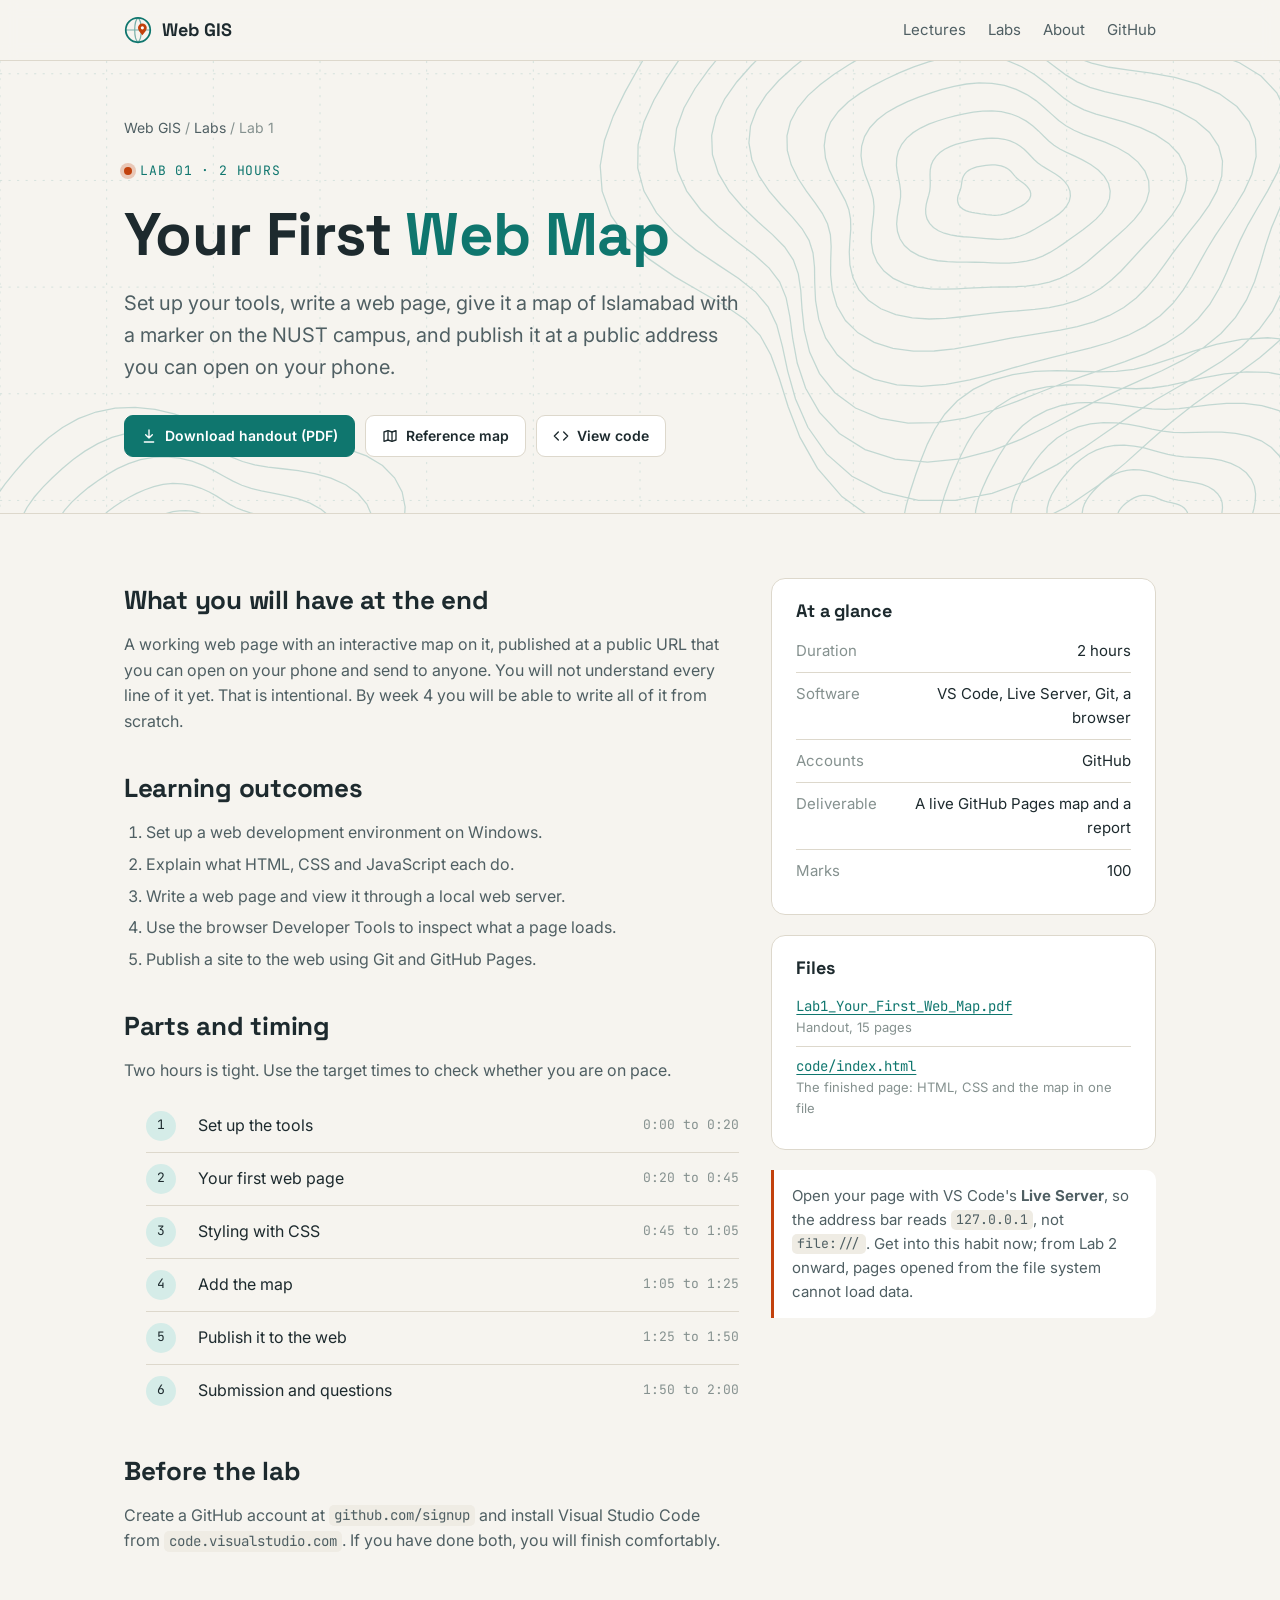
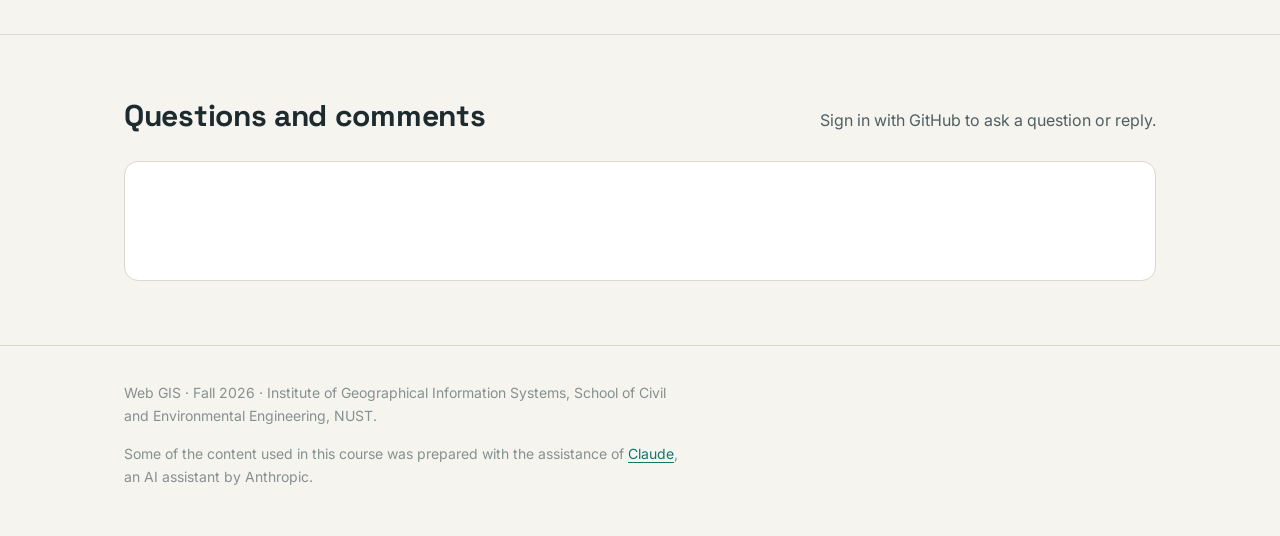
<file: Lab1/index.html>
<!DOCTYPE html>
<html lang="en">
<head>
  <meta charset="utf-8">
  <meta name="viewport" content="width=device-width, initial-scale=1">
  <title>Lab 1: Your First Web Map · Web GIS</title>
  <meta name="description" content="Web GIS Lab 1: set up your tools, build a first web page with a Leaflet map of Islamabad, and publish it with GitHub Pages.">
  <link rel="icon" href="../assets/favicon.svg" type="image/svg+xml">
  <link rel="preconnect" href="https://fonts.googleapis.com">
  <link rel="preconnect" href="https://fonts.gstatic.com" crossorigin>
  <link rel="stylesheet" href="https://fonts.googleapis.com/css2?family=Inter:wght@400;500;600&family=JetBrains+Mono:wght@400;500&family=Space+Grotesk:wght@500;700&display=swap">
  <link rel="stylesheet" href="../assets/site.css">
</head>
<body>

  <header class="topbar">
    <div class="wrap">
      <a class="brand" href="../">
        <svg viewBox="0 0 32 32" aria-hidden="true"><circle cx="16" cy="16" r="14" fill="none" stroke="currentColor" stroke-width="2" style="color:var(--accent)"/><path d="M2 16h28M16 2c5 4 5 24 0 28M16 2c-5 4-5 24 0 28" fill="none" stroke="var(--accent)" stroke-width="1.4" opacity=".55"/><path d="M21 22c-3-3.5-5-6-5-8.5a5 5 0 0 1 10 0c0 2.5-2 5-5 8.5z" fill="var(--warm)"/><circle cx="21" cy="13.5" r="1.8" fill="#fff"/></svg>
        Web GIS
      </a>
      <nav class="nav">
        <a href="../#lectures">Lectures</a>
        <a href="../#labs">Labs</a>
        <a href="../#about" class="hide-sm">About</a>
        <a href="https://github.com/shahidnawazkhan/Fall2026WebGIS/tree/main/Lab1">GitHub</a>
      </nav>
    </div>
  </header>

  <div class="hero lab-hero">
    <svg class="hero-art" viewBox="0 0 1200 600" preserveAspectRatio="xMidYMid slice" aria-hidden="true"><path d="M0 0V600M100 0V600M200 0V600M300 0V600M400 0V600M500 0V600M600 0V600M700 0V600M800 0V600M900 0V600M1000 0V600M1100 0V600M1200 0V600M0 0H1200M0 100H1200M0 200H1200M0 300H1200M0 400H1200M0 500H1200M0 600H1200" fill="none" stroke="currentColor" stroke-width=".6" stroke-dasharray="2 6"/><path d="M965.8 210.0 L966.3 212.4 L966.2 214.7 L965.3 217.0 L963.8 219.1 L961.9 221.0 L959.6 222.7 L957.3 224.1 L954.8 225.4 L952.5 226.6 L950.2 227.8 L947.9 228.9 L945.5 229.9 L943.2 230.9 L940.7 231.7 L938.1 232.3 L935.4 232.6 L932.7 232.7 L930.0 232.6 L927.4 232.3 L924.8 232.0 L922.2 231.6 L919.5 231.3 L916.8 230.9 L914.0 230.5 L911.1 230.0 L908.2 229.3 L905.4 228.3 L902.8 226.9 L900.6 225.2 L899.0 223.2 L898.1 221.0 L897.7 218.7 L897.8 216.4 L898.3 214.1 L899.1 212.0 L899.8 210.0 L900.5 208.1 L901.0 206.2 L901.3 204.3 L901.6 202.3 L901.9 200.3 L902.3 198.2 L903.2 196.1 L904.4 194.1 L906.0 192.2 L908.1 190.6 L910.4 189.3 L913.1 188.3 L915.8 187.4 L918.6 186.8 L921.4 186.3 L924.3 185.9 L927.1 185.6 L930.0 185.5 L932.9 185.5 L935.8 185.8 L938.6 186.3 L941.2 187.2 L943.6 188.4 L945.7 189.8 L947.6 191.4 L949.1 193.1 L950.5 194.8 L951.9 196.4 L953.4 197.9 L955.0 199.3 L956.9 200.7 L958.9 202.2 L961.0 203.9 L962.9 205.7 L964.6 207.8Z M1003.1 210.0 L1003.5 214.8 L1002.4 219.5 L1000.0 223.9 L996.6 228.0 L992.5 231.6 L988.0 234.8 L983.5 237.7 L979.0 240.4 L974.6 243.0 L970.3 245.6 L965.9 248.0 L961.4 250.2 L956.5 252.1 L951.4 253.6 L946.1 254.6 L940.7 255.1 L935.3 255.2 L930.0 254.9 L924.7 254.5 L919.5 254.0 L914.2 253.6 L908.8 253.2 L903.1 252.8 L897.2 252.1 L891.1 251.1 L885.2 249.5 L879.8 247.2 L875.1 244.1 L871.5 240.3 L869.1 236.1 L867.9 231.5 L867.8 226.8 L868.4 222.2 L869.5 217.9 L870.7 213.8 L871.6 210.0 L872.0 206.2 L872.1 202.4 L872.0 198.5 L871.9 194.3 L872.1 190.0 L873.0 185.6 L874.8 181.4 L877.6 177.4 L881.2 173.9 L885.6 170.8 L890.6 168.3 L896.0 166.3 L901.5 164.7 L907.1 163.4 L912.7 162.3 L918.4 161.3 L924.2 160.7 L930.0 160.4 L935.8 160.6 L941.6 161.4 L947.0 163.0 L952.0 165.1 L956.5 167.9 L960.4 171.0 L963.7 174.3 L966.8 177.6 L969.7 180.6 L972.8 183.4 L976.3 186.0 L980.3 188.5 L984.8 191.1 L989.5 194.0 L994.1 197.3 L998.2 201.1 L1001.3 205.4Z M1040.8 210.0 L1040.2 217.1 L1037.4 224.0 L1033.0 230.4 L1027.5 236.3 L1021.3 241.5 L1015.0 246.4 L1008.8 250.9 L1002.8 255.2 L996.8 259.5 L990.7 263.6 L984.3 267.5 L977.5 270.9 L970.1 273.7 L962.3 275.7 L954.2 276.9 L946.1 277.5 L938.0 277.5 L930.0 277.2 L922.1 276.9 L914.1 276.7 L905.9 276.6 L897.3 276.5 L888.3 276.2 L879.1 275.3 L870.0 273.5 L861.4 270.5 L853.9 266.3 L847.9 261.0 L843.7 254.7 L841.4 247.9 L840.6 240.9 L841.2 234.0 L842.3 227.4 L843.5 221.3 L844.3 215.6 L844.3 210.0 L843.6 204.4 L842.5 198.6 L841.2 192.4 L840.4 185.9 L840.7 179.1 L842.2 172.5 L845.4 166.1 L850.0 160.3 L856.0 155.2 L863.0 150.9 L870.7 147.3 L878.8 144.3 L887.0 141.7 L895.3 139.4 L903.8 137.5 L912.4 135.9 L921.1 135.0 L930.0 134.8 L938.8 135.6 L947.3 137.5 L955.1 140.5 L962.2 144.4 L968.4 149.0 L973.8 153.8 L978.6 158.6 L983.2 163.0 L988.1 167.0 L993.6 170.5 L999.9 173.7 L1007.1 177.0 L1014.8 180.7 L1022.5 185.1 L1029.6 190.2 L1035.3 196.2 L1039.2 202.9Z M1077.3 210.0 L1074.8 219.4 L1069.9 228.3 L1063.4 236.5 L1056.0 244.0 L1048.4 250.9 L1040.9 257.4 L1033.7 263.8 L1026.6 270.0 L1019.3 276.2 L1011.6 282.0 L1003.1 287.3 L993.8 291.8 L983.7 295.3 L973.1 297.6 L962.2 299.0 L951.3 299.7 L940.6 299.9 L930.0 300.1 L919.3 300.4 L908.3 301.0 L896.9 301.6 L884.8 302.0 L872.4 301.6 L859.9 300.0 L848.0 296.7 L837.4 291.8 L828.7 285.0 L822.4 276.9 L818.5 267.8 L816.9 258.4 L817.0 249.0 L818.0 240.2 L819.0 232.0 L819.4 224.4 L818.7 217.2 L816.8 210.0 L814.1 202.5 L811.0 194.5 L808.5 185.9 L807.2 176.9 L807.8 167.8 L810.5 158.9 L815.5 150.6 L822.5 143.2 L831.0 136.6 L840.6 131.0 L850.8 126.2 L861.3 121.9 L872.1 118.1 L883.1 114.6 L894.5 111.8 L906.1 109.6 L918.0 108.6 L930.0 109.0 L941.7 111.0 L952.7 114.6 L962.7 119.5 L971.6 125.4 L979.2 131.8 L986.1 138.1 L992.5 143.8 L999.3 148.8 L1006.9 153.0 L1015.7 156.8 L1025.6 160.4 L1036.5 164.4 L1047.6 169.4 L1058.1 175.5 L1066.9 182.8 L1073.4 191.3 L1076.9 200.5Z M1111.0 210.0 L1106.1 221.4 L1099.1 232.1 L1090.9 241.9 L1082.4 251.1 L1074.1 259.8 L1066.3 268.3 L1058.6 276.7 L1050.8 285.1 L1042.2 293.1 L1032.7 300.6 L1021.9 307.2 L1009.9 312.5 L997.0 316.5 L983.6 319.2 L970.1 320.9 L956.7 322.1 L943.4 323.1 L930.0 324.4 L916.3 326.1 L902.0 327.8 L886.8 329.3 L871.1 329.9 L855.2 328.9 L839.8 325.8 L825.8 320.3 L814.1 312.3 L805.2 302.4 L799.6 291.1 L796.8 279.1 L796.2 267.2 L796.8 256.0 L797.6 245.7 L797.4 236.3 L795.8 227.5 L792.5 218.9 L787.7 210.0 L782.4 200.4 L777.4 190.1 L773.9 179.0 L772.7 167.6 L774.2 156.2 L778.7 145.3 L786.0 135.3 L795.4 126.3 L806.3 118.4 L818.2 111.3 L830.7 104.9 L843.5 99.0 L856.7 93.6 L870.5 88.9 L884.8 85.1 L899.7 82.8 L914.9 82.3 L930.0 83.9 L944.4 87.7 L957.8 93.4 L969.6 100.5 L980.0 108.3 L989.2 116.0 L997.8 123.1 L1006.5 129.0 L1016.3 133.8 L1027.5 137.8 L1040.3 141.4 L1054.5 145.4 L1069.2 150.5 L1083.3 157.1 L1095.6 165.3 L1105.1 175.2 L1110.9 186.4 L1112.8 198.2Z M1140.8 210.0 L1133.6 223.2 L1124.9 235.5 L1115.9 246.9 L1107.3 257.8 L1099.2 268.5 L1091.6 279.1 L1083.8 289.8 L1075.2 300.2 L1065.2 310.2 L1053.6 319.1 L1040.2 326.6 L1025.5 332.6 L1010.0 337.0 L994.0 340.3 L978.1 342.9 L962.2 345.4 L946.3 348.1 L930.0 351.3 L912.9 354.7 L894.8 357.9 L875.8 359.9 L856.3 360.1 L837.1 357.5 L819.5 351.8 L804.4 342.9 L792.6 331.3 L784.6 317.7 L780.3 303.1 L778.7 288.5 L778.8 274.7 L779.2 262.1 L778.5 250.9 L775.8 240.6 L770.9 230.8 L764.0 220.8 L756.0 210.0 L748.2 198.2 L741.8 185.4 L738.1 171.9 L737.8 158.2 L741.1 144.7 L747.8 132.1 L757.4 120.5 L769.1 110.0 L782.0 100.4 L795.8 91.5 L810.1 83.2 L825.1 75.4 L840.8 68.3 L857.4 62.3 L875.0 58.0 L893.4 56.1 L911.9 56.8 L930.0 60.3 L947.0 66.4 L962.3 74.4 L975.8 83.5 L987.7 92.5 L998.8 100.8 L1009.8 107.6 L1021.8 112.8 L1035.6 116.8 L1051.3 120.2 L1068.7 123.8 L1087.1 128.5 L1105.0 135.1 L1121.1 144.0 L1133.9 155.0 L1142.4 167.8 L1146.1 181.8 L1145.4 196.0Z M1166.4 210.0 L1157.5 224.7 L1148.2 238.5 L1139.4 251.6 L1131.6 264.3 L1124.4 277.1 L1117.2 290.1 L1109.2 302.9 L1099.5 315.4 L1087.7 326.8 L1073.6 336.8 L1057.7 345.1 L1040.5 351.7 L1022.5 357.0 L1004.4 361.4 L986.4 365.8 L968.2 370.5 L949.6 375.8 L930.0 381.6 L909.1 387.0 L886.9 391.2 L863.8 393.1 L840.8 391.6 L819.1 386.2 L800.1 376.7 L784.9 363.5 L774.0 347.7 L767.6 330.3 L764.6 312.8 L763.8 296.2 L763.6 281.2 L762.2 268.0 L758.5 256.2 L752.0 245.3 L742.9 234.4 L732.1 222.8 L721.1 210.0 L711.6 195.8 L704.9 180.6 L702.1 164.8 L703.6 149.0 L709.3 133.8 L718.4 119.5 L730.1 106.3 L743.5 94.1 L757.9 82.5 L773.1 71.5 L789.0 60.9 L806.0 51.0 L824.4 42.3 L844.3 35.6 L865.4 31.5 L887.3 30.7 L909.1 33.4 L930.0 39.4 L949.2 47.9 L966.2 57.8 L981.4 67.9 L995.3 77.2 L1008.9 84.7 L1023.4 90.1 L1039.8 93.9 L1058.5 96.6 L1079.3 99.4 L1101.4 103.5 L1123.3 109.8 L1143.2 118.8 L1159.6 130.7 L1171.1 145.0 L1177.0 161.0 L1177.6 177.7 L1173.6 194.2Z M1188.3 210.0 L1178.8 226.1 L1170.0 241.4 L1162.6 256.2 L1156.2 271.0 L1150.0 286.0 L1143.1 301.1 L1134.3 316.0 L1123.0 329.9 L1108.9 342.5 L1092.3 353.3 L1074.0 362.3 L1054.6 369.9 L1034.9 376.7 L1015.2 383.4 L995.3 390.6 L974.9 398.6 L953.3 407.2 L930.0 415.7 L904.9 422.8 L878.3 427.1 L851.3 427.5 L825.3 423.0 L802.0 413.4 L782.7 399.0 L768.3 381.1 L759.0 360.9 L754.0 340.4 L751.9 320.7 L750.7 303.0 L748.4 287.6 L743.7 274.4 L735.6 262.4 L724.2 250.8 L710.6 238.7 L696.4 225.1 L683.4 210.0 L673.5 193.4 L667.9 175.8 L667.2 157.8 L671.3 140.2 L679.5 123.5 L690.7 107.7 L703.9 92.7 L718.3 78.4 L733.6 64.5 L749.8 50.9 L767.3 37.9 L786.7 26.1 L808.2 16.4 L831.6 9.8 L856.5 6.9 L881.9 8.1 L906.8 13.3 L930.0 21.7 L951.0 32.0 L969.8 42.8 L986.9 52.7 L1003.5 60.5 L1020.7 65.9 L1039.9 69.0 L1061.6 70.8 L1085.9 72.4 L1111.8 75.3 L1137.8 80.8 L1162.0 89.7 L1182.2 102.1 L1197.0 117.8 L1205.5 135.7 L1207.6 154.9 L1204.5 174.2 L1197.4 192.7Z M1207.9 210.0 L1199.2 227.4 L1192.1 244.2 L1186.5 260.9 L1181.6 277.8 L1176.1 295.0 L1168.6 312.0 L1158.3 328.4 L1144.7 343.5 L1128.2 356.8 L1109.4 368.3 L1089.2 378.4 L1068.5 387.7 L1047.7 397.0 L1026.9 407.2 L1005.4 418.4 L982.5 430.5 L957.5 442.6 L930.0 453.4 L900.3 461.1 L869.5 464.1 L839.1 461.3 L811.0 452.3 L786.9 437.3 L768.3 417.5 L755.3 394.8 L747.4 371.2 L743.2 348.4 L740.5 327.8 L737.0 310.1 L730.9 295.1 L721.1 282.2 L707.5 270.0 L691.1 257.4 L673.6 243.5 L657.1 227.7 L643.8 210.0 L635.2 190.9 L632.0 171.1 L634.3 151.3 L641.2 132.1 L651.6 113.8 L664.1 96.3 L678.0 79.3 L692.8 62.6 L708.6 46.0 L725.9 29.8 L745.4 14.7 L767.7 1.7 L792.8 -8.0 L820.1 -13.6 L848.8 -14.4 L877.5 -10.6 L904.9 -2.9 L930.0 7.2 L952.7 18.1 L973.3 28.1 L993.0 35.9 L1013.2 40.7 L1035.3 42.7 L1060.2 43.0 L1088.0 42.8 L1118.0 44.1 L1148.4 48.3 L1177.0 56.5 L1201.5 69.2 L1220.0 86.0 L1231.4 105.9 L1235.6 127.6 L1233.5 149.8 L1226.8 171.2 L1217.6 191.4Z M1227.1 210.0 L1220.4 228.8 L1215.7 247.3 L1212.0 266.0 L1208.0 284.9 L1202.0 304.0 L1193.0 322.5 L1180.3 339.8 L1164.2 355.6 L1145.4 369.5 L1124.9 382.1 L1103.9 393.9 L1082.8 406.1 L1061.7 419.3 L1040.1 434.0 L1016.8 450.1 L991.0 466.4 L962.1 481.6 L930.0 493.4 L895.7 500.0 L861.0 499.9 L827.9 492.2 L798.7 477.3 L774.9 456.4 L757.4 431.4 L745.8 404.9 L738.5 379.0 L733.5 355.5 L728.2 335.4 L720.3 318.8 L708.5 304.7 L692.5 292.0 L673.2 279.2 L652.3 265.1 L632.3 248.9 L615.5 230.4 L603.7 210.0 L597.9 188.5 L598.2 166.7 L603.7 145.2 L613.1 124.6 L624.8 104.6 L637.9 85.1 L651.7 65.7 L666.5 46.2 L682.9 27.0 L701.8 8.6 L724.1 -7.8 L750.1 -20.9 L779.3 -29.5 L810.7 -32.8 L842.8 -31.0 L874.2 -24.6 L903.4 -15.2 L930.0 -4.8 L954.2 4.8 L977.2 11.9 L1000.4 15.5 L1025.4 15.8 L1053.5 13.9 L1084.9 11.2 L1119.0 10.1 L1154.0 12.3 L1187.4 19.3 L1216.7 31.8 L1239.6 49.4 L1254.6 71.2 L1261.3 95.6 L1260.8 120.8 L1254.8 145.5 L1245.7 168.8 L1235.9 190.2Z M1248.2 210.0 L1244.2 230.4 L1241.7 250.7 L1239.1 271.3 L1234.7 292.1 L1227.0 312.6 L1215.3 332.0 L1199.8 349.9 L1181.2 366.1 L1160.8 381.0 L1139.9 395.3 L1119.1 410.1 L1098.6 426.3 L1077.7 444.6 L1055.2 464.8 L1029.8 485.8 L1000.4 505.9 L966.9 522.6 L930.0 533.6 L891.4 537.0 L853.4 531.6 L818.7 517.7 L789.3 496.4 L766.4 469.9 L750.0 440.9 L738.9 412.2 L730.7 386.0 L722.7 363.6 L712.5 345.2 L698.2 330.2 L679.4 317.2 L656.9 304.3 L632.4 290.2 L608.6 273.8 L588.1 254.7 L572.9 233.1 L564.5 210.0 L562.7 186.2 L566.7 162.5 L575.0 139.5 L585.9 117.2 L598.1 95.3 L610.8 73.5 L624.2 51.4 L639.2 29.3 L657.0 7.8 L678.6 -11.9 L704.7 -28.3 L735.1 -40.1 L768.7 -46.3 L803.9 -46.7 L838.8 -42.1 L871.9 -34.0 L902.3 -24.5 L930.0 -16.0 L956.0 -10.2 L982.0 -8.3 L1009.7 -10.4 L1040.8 -15.4 L1075.6 -21.4 L1113.8 -25.8 L1153.6 -26.5 L1192.2 -21.5 L1226.9 -9.9 L1254.8 8.1 L1274.2 31.5 L1284.3 58.5 L1286.1 87.0 L1281.4 115.3 L1272.9 141.9 L1263.2 166.5 L1254.5 189.0Z M1112.5 520.0 L1111.7 522.1 L1110.8 524.0 L1109.9 525.9 L1109.1 527.8 L1108.2 529.7 L1107.1 531.6 L1105.9 533.4 L1104.4 535.2 L1102.6 536.7 L1100.5 538.1 L1098.2 539.3 L1095.8 540.3 L1093.3 541.2 L1090.8 542.0 L1088.2 542.7 L1085.6 543.5 L1082.9 544.3 L1080.0 544.9 L1077.0 545.5 L1073.9 545.8 L1070.7 545.7 L1067.7 545.1 L1064.8 544.1 L1062.3 542.7 L1060.3 540.9 L1058.7 538.8 L1057.5 536.7 L1056.7 534.5 L1056.0 532.5 L1055.3 530.6 L1054.5 528.8 L1053.6 527.1 L1052.4 525.5 L1051.1 523.8 L1049.9 522.0 L1048.8 520.0 L1048.0 517.9 L1047.6 515.8 L1047.7 513.6 L1048.3 511.5 L1049.3 509.4 L1050.7 507.5 L1052.3 505.6 L1054.1 503.9 L1056.0 502.2 L1058.1 500.7 L1060.3 499.2 L1062.7 497.8 L1065.3 496.7 L1068.1 495.8 L1071.1 495.3 L1074.1 495.3 L1077.1 495.5 L1080.0 496.2 L1082.7 497.0 L1085.2 498.0 L1087.6 499.0 L1089.9 499.9 L1092.1 500.7 L1094.5 501.4 L1097.1 501.9 L1099.8 502.5 L1102.6 503.3 L1105.4 504.2 L1108.0 505.5 L1110.2 507.1 L1111.9 509.0 L1113.1 511.1 L1113.6 513.3 L1113.6 515.6 L1113.2 517.8Z M1143.1 520.0 L1141.7 524.0 L1140.3 527.9 L1139.0 531.7 L1137.6 535.5 L1136.1 539.4 L1134.1 543.1 L1131.6 546.7 L1128.4 550.1 L1124.7 553.1 L1120.6 555.8 L1116.1 558.1 L1111.4 560.2 L1106.6 562.2 L1101.7 564.2 L1096.7 566.1 L1091.5 568.2 L1085.9 570.1 L1080.0 571.7 L1073.8 572.8 L1067.3 573.2 L1061.0 572.5 L1055.0 570.9 L1049.6 568.3 L1045.1 564.8 L1041.5 560.7 L1038.8 556.4 L1036.7 552.0 L1035.1 547.9 L1033.5 544.1 L1031.7 540.6 L1029.5 537.4 L1026.9 534.3 L1024.0 531.1 L1021.1 527.7 L1018.4 524.0 L1016.3 520.0 L1015.0 515.8 L1014.6 511.5 L1015.3 507.2 L1016.8 503.0 L1019.1 498.9 L1021.8 495.1 L1024.9 491.4 L1028.3 487.9 L1031.9 484.4 L1035.9 481.1 L1040.3 478.0 L1045.2 475.3 L1050.5 473.2 L1056.3 471.8 L1062.3 471.1 L1068.4 471.3 L1074.4 472.2 L1080.0 473.7 L1085.3 475.4 L1090.2 477.1 L1094.9 478.7 L1099.7 480.0 L1104.6 480.9 L1109.9 481.7 L1115.5 482.5 L1121.3 483.5 L1127.2 485.0 L1132.8 487.2 L1137.6 490.1 L1141.5 493.7 L1144.3 497.8 L1145.8 502.3 L1146.1 506.9 L1145.6 511.4 L1144.5 515.8Z M1172.1 520.0 L1170.5 525.9 L1169.1 531.6 L1167.6 537.4 L1166.0 543.2 L1163.7 548.9 L1160.7 554.5 L1156.7 559.8 L1151.8 564.6 L1146.1 569.0 L1139.9 572.9 L1133.4 576.5 L1126.7 580.0 L1120.0 583.5 L1113.0 587.1 L1105.6 590.8 L1097.7 594.5 L1089.2 597.8 L1080.0 600.4 L1070.3 601.8 L1060.6 601.6 L1051.1 599.8 L1042.5 596.4 L1035.0 591.5 L1028.9 585.6 L1024.2 579.1 L1020.5 572.5 L1017.5 566.3 L1014.8 560.6 L1011.7 555.4 L1008.1 550.8 L1003.7 546.3 L998.9 541.9 L993.9 537.1 L989.2 531.9 L985.3 526.1 L982.6 520.0 L981.4 513.6 L981.7 507.2 L983.3 500.8 L985.9 494.6 L989.4 488.7 L993.3 482.9 L997.7 477.3 L1002.4 471.8 L1007.6 466.4 L1013.5 461.3 L1020.1 456.7 L1027.7 452.9 L1036.0 450.1 L1044.9 448.5 L1054.0 448.2 L1063.1 449.0 L1071.8 450.6 L1080.0 452.8 L1087.7 454.9 L1095.0 456.8 L1102.3 458.2 L1109.9 459.1 L1118.0 459.6 L1126.7 460.1 L1135.8 460.9 L1145.1 462.5 L1154.0 465.2 L1161.9 469.1 L1168.4 474.1 L1173.2 480.2 L1176.0 486.8 L1177.1 493.8 L1176.8 500.8 L1175.6 507.5 L1173.9 513.9Z M1200.3 520.0 L1198.9 527.7 L1197.7 535.4 L1196.3 543.1 L1194.2 550.8 L1191.0 558.3 L1186.6 565.6 L1180.9 572.3 L1174.1 578.5 L1166.6 584.1 L1158.6 589.4 L1150.5 594.6 L1142.3 599.9 L1133.9 605.5 L1124.9 611.4 L1115.2 617.4 L1104.5 622.9 L1092.7 627.5 L1080.0 630.6 L1066.8 631.6 L1053.8 630.2 L1041.5 626.4 L1030.7 620.4 L1021.5 612.9 L1014.2 604.4 L1008.5 595.7 L1003.7 587.3 L999.3 579.8 L994.7 573.0 L989.3 567.1 L983.0 561.5 L975.9 556.0 L968.5 550.1 L961.4 543.5 L955.4 536.3 L950.9 528.4 L948.4 520.0 L947.8 511.4 L949.1 502.9 L951.9 494.6 L955.7 486.5 L960.1 478.6 L965.0 470.8 L970.3 463.1 L976.3 455.5 L983.1 448.2 L991.0 441.5 L1000.3 435.6 L1010.7 431.1 L1022.2 428.2 L1034.3 427.0 L1046.5 427.3 L1058.3 428.8 L1069.5 430.9 L1080.0 433.2 L1090.0 435.0 L1100.0 436.1 L1110.2 436.5 L1121.2 436.2 L1133.0 435.9 L1145.5 435.9 L1158.4 437.1 L1170.9 439.7 L1182.4 444.1 L1192.0 450.4 L1199.3 458.1 L1204.1 466.9 L1206.4 476.4 L1206.6 485.9 L1205.6 495.1 L1203.8 503.8 L1201.9 512.1Z M1228.5 520.0 L1227.8 529.6 L1226.8 539.2 L1225.1 548.8 L1222.1 558.3 L1217.5 567.5 L1211.3 576.2 L1203.7 584.2 L1195.2 591.6 L1186.2 598.7 L1177.1 605.7 L1167.9 613.0 L1158.6 620.8 L1148.7 629.1 L1137.8 637.7 L1125.6 646.0 L1111.7 653.2 L1096.4 658.5 L1080.0 661.3 L1063.4 660.9 L1047.3 657.3 L1032.7 650.8 L1020.1 642.0 L1009.6 631.8 L1001.2 621.1 L994.2 610.8 L987.7 601.5 L981.1 593.3 L973.6 586.1 L964.9 579.7 L955.3 573.3 L945.1 566.6 L935.3 559.0 L926.7 550.4 L920.0 540.9 L915.7 530.6 L914.0 520.0 L914.7 509.3 L917.2 498.7 L921.1 488.5 L925.7 478.4 L930.8 468.5 L936.3 458.6 L942.6 448.7 L949.8 439.1 L958.6 430.0 L969.0 422.1 L981.3 415.6 L995.1 411.0 L1009.8 408.6 L1025.0 408.0 L1039.8 409.0 L1054.0 410.8 L1067.3 412.8 L1080.0 414.2 L1092.4 414.6 L1105.3 413.9 L1118.9 412.3 L1133.8 410.5 L1149.8 409.1 L1166.5 409.1 L1183.0 411.1 L1198.3 415.5 L1211.6 422.5 L1222.0 431.7 L1229.2 442.6 L1233.3 454.5 L1234.6 466.6 L1234.1 478.4 L1232.6 489.7 L1230.9 500.3 L1229.5 510.3Z M1257.7 520.0 L1257.5 531.5 L1256.5 543.0 L1253.8 554.5 L1249.3 565.7 L1242.8 576.2 L1234.7 586.2 L1225.4 595.4 L1215.6 604.3 L1205.8 613.1 L1196.1 622.5 L1186.4 632.5 L1176.2 643.4 L1164.9 654.8 L1151.8 666.1 L1136.6 676.4 L1119.2 684.5 L1100.0 689.6 L1080.0 690.8 L1060.2 688.0 L1041.6 681.5 L1025.1 671.9 L1011.0 660.3 L999.4 648.0 L989.6 636.0 L980.6 625.2 L971.5 615.8 L961.5 607.8 L950.1 600.7 L937.5 593.9 L924.2 586.6 L911.2 578.3 L899.5 568.7 L890.0 557.7 L883.6 545.7 L880.3 532.9 L880.0 520.0 L882.0 507.2 L885.7 494.6 L890.2 482.3 L895.3 470.2 L900.7 458.1 L906.9 446.0 L914.2 434.0 L923.4 422.6 L934.7 412.4 L948.4 403.8 L964.1 397.4 L981.4 393.5 L999.3 391.8 L1017.1 392.0 L1034.2 393.3 L1050.2 394.7 L1065.3 395.3 L1080.0 394.6 L1095.1 392.4 L1111.2 388.9 L1128.9 384.9 L1148.1 381.3 L1168.5 379.4 L1189.1 380.0 L1208.7 383.8 L1226.1 391.0 L1240.3 401.3 L1250.6 413.9 L1257.1 428.1 L1260.2 442.9 L1260.9 457.5 L1260.1 471.4 L1259.0 484.5 L1258.1 496.7 L1257.7 508.5Z M1288.4 520.0 L1288.3 533.5 L1286.3 547.0 L1282.1 560.1 L1275.5 572.7 L1266.9 584.5 L1256.9 595.7 L1246.4 606.3 L1236.1 617.0 L1226.2 628.3 L1216.5 640.5 L1206.6 654.0 L1195.6 668.3 L1182.5 682.8 L1166.6 696.3 L1147.9 707.7 L1126.5 715.5 L1103.5 718.9 L1080.0 717.5 L1057.4 711.4 L1036.8 701.5 L1018.9 689.0 L1003.6 675.4 L990.5 662.1 L978.6 650.1 L966.7 639.8 L953.9 631.4 L939.4 624.1 L923.4 617.3 L906.5 610.0 L889.7 601.4 L874.4 591.0 L861.7 578.9 L852.5 565.2 L847.1 550.4 L845.3 535.2 L846.4 520.0 L849.5 505.1 L853.7 490.4 L858.4 476.0 L863.6 461.6 L869.4 447.2 L876.5 433.0 L885.7 419.2 L897.6 406.6 L912.4 395.9 L929.9 387.5 L949.5 382.0 L970.2 379.1 L990.8 378.4 L1010.7 378.9 L1029.2 379.5 L1046.5 379.1 L1063.1 377.1 L1080.0 372.9 L1098.1 367.0 L1118.0 360.2 L1140.1 353.8 L1164.0 349.1 L1188.6 347.5 L1212.6 349.9 L1234.5 356.5 L1253.0 367.3 L1267.2 381.4 L1276.9 397.6 L1282.5 415.0 L1285.0 432.3 L1285.7 449.0 L1285.6 464.6 L1285.8 479.2 L1286.5 493.0 L1287.6 506.5Z M215.9 560.0 L215.3 562.3 L214.2 564.5 L212.8 566.5 L211.1 568.4 L209.4 570.2 L207.7 571.9 L206.0 573.5 L204.3 575.1 L202.5 576.6 L200.5 578.1 L198.4 579.4 L196.0 580.5 L193.5 581.4 L190.8 582.0 L188.1 582.4 L185.4 582.7 L182.7 582.8 L180.0 582.9 L177.3 582.9 L174.5 583.0 L171.6 583.1 L168.7 583.1 L165.6 582.8 L162.7 582.3 L159.8 581.3 L157.3 580.0 L155.2 578.4 L153.6 576.4 L152.6 574.2 L152.0 572.0 L151.8 569.7 L151.8 567.6 L151.8 565.6 L151.7 563.7 L151.4 561.9 L150.9 560.0 L150.3 558.1 L149.7 556.0 L149.3 553.9 L149.2 551.7 L149.6 549.5 L150.4 547.3 L151.7 545.3 L153.5 543.5 L155.6 541.9 L157.9 540.5 L160.4 539.3 L163.0 538.2 L165.7 537.2 L168.4 536.4 L171.2 535.6 L174.1 535.1 L177.0 534.9 L180.0 535.0 L182.9 535.4 L185.7 536.3 L188.2 537.4 L190.5 538.7 L192.5 540.1 L194.4 541.6 L196.2 542.9 L198.0 544.1 L200.0 545.2 L202.2 546.2 L204.6 547.3 L207.1 548.4 L209.6 549.8 L211.9 551.4 L213.8 553.3 L215.1 555.4 L215.8 557.7Z M250.7 560.0 L248.9 564.5 L246.5 568.7 L243.6 572.6 L240.6 576.3 L237.6 579.9 L234.7 583.4 L231.7 586.8 L228.6 590.2 L225.1 593.4 L221.2 596.4 L216.8 599.0 L212.0 601.1 L206.9 602.7 L201.6 603.9 L196.2 604.7 L190.8 605.3 L185.4 605.8 L180.0 606.4 L174.5 606.9 L168.7 607.5 L162.7 607.8 L156.5 607.8 L150.4 607.1 L144.5 605.6 L139.1 603.3 L134.6 600.1 L131.1 596.2 L128.6 591.9 L127.2 587.4 L126.5 582.9 L126.2 578.6 L126.0 574.6 L125.5 570.8 L124.6 567.2 L123.2 563.7 L121.5 560.0 L119.7 556.1 L118.2 551.9 L117.3 547.5 L117.2 543.1 L118.2 538.7 L120.3 534.5 L123.2 530.6 L127.0 527.0 L131.2 523.9 L135.9 521.0 L140.7 518.4 L145.8 516.1 L151.0 513.9 L156.4 512.1 L162.1 510.6 L168.0 509.7 L174.0 509.5 L180.0 510.1 L185.7 511.4 L191.1 513.4 L195.9 516.0 L200.3 518.7 L204.2 521.5 L208.0 524.1 L211.8 526.3 L215.9 528.3 L220.5 530.0 L225.5 531.7 L230.8 533.6 L236.2 536.0 L241.2 538.9 L245.6 542.3 L248.8 546.3 L250.8 550.8 L251.3 555.4Z M283.3 560.0 L280.2 566.5 L276.5 572.6 L272.6 578.4 L268.7 583.9 L265.0 589.4 L261.3 594.8 L257.4 600.1 L252.9 605.3 L247.8 610.2 L241.9 614.6 L235.2 618.4 L227.9 621.4 L220.1 623.7 L212.2 625.5 L204.2 627.0 L196.3 628.4 L188.2 629.8 L180.0 631.3 L171.4 632.8 L162.4 634.0 L153.0 634.6 L143.5 634.2 L134.3 632.6 L125.8 629.5 L118.5 625.1 L112.7 619.4 L108.5 613.0 L105.8 606.1 L104.4 599.2 L103.6 592.7 L103.0 586.6 L101.9 581.1 L100.1 575.9 L97.5 570.8 L94.3 565.6 L90.8 560.0 L87.6 554.0 L85.2 547.6 L84.1 541.0 L84.5 534.3 L86.6 527.7 L90.2 521.6 L95.0 515.9 L100.7 510.7 L107.0 505.9 L113.7 501.5 L120.7 497.3 L128.1 493.4 L135.9 490.0 L144.2 487.1 L152.9 485.0 L161.9 484.1 L171.1 484.4 L180.0 485.9 L188.4 488.6 L196.2 492.1 L203.1 496.0 L209.5 500.0 L215.4 503.7 L221.4 506.9 L227.8 509.4 L234.8 511.6 L242.6 513.7 L250.9 515.9 L259.4 518.8 L267.6 522.5 L274.7 527.3 L280.3 532.9 L284.0 539.4 L285.6 546.2 L285.3 553.2Z M313.2 560.0 L308.9 568.4 L304.3 576.2 L300.0 583.8 L295.9 591.2 L291.9 598.7 L287.8 606.1 L283.0 613.4 L277.2 620.4 L270.3 626.9 L262.2 632.5 L253.1 637.3 L243.3 641.2 L233.1 644.4 L222.8 647.1 L212.5 649.8 L202.0 652.6 L191.3 655.5 L180.0 658.4 L168.1 661.1 L155.5 662.9 L142.6 663.3 L129.9 662.0 L117.9 658.6 L107.4 653.2 L98.8 645.9 L92.4 637.3 L88.1 628.0 L85.6 618.7 L84.1 609.7 L82.8 601.6 L81.1 594.2 L78.3 587.4 L74.3 581.0 L69.2 574.5 L63.7 567.5 L58.3 560.0 L53.9 551.8 L51.1 543.2 L50.4 534.3 L51.9 525.5 L55.4 517.0 L60.7 509.0 L67.3 501.6 L74.8 494.6 L82.8 488.0 L91.4 481.7 L100.4 475.8 L110.0 470.2 L120.5 465.5 L131.7 461.8 L143.7 459.6 L156.0 459.1 L168.2 460.3 L180.0 463.2 L190.9 467.4 L200.9 472.3 L209.9 477.3 L218.4 481.9 L226.7 485.8 L235.5 488.8 L245.1 491.1 L255.8 493.1 L267.3 495.4 L279.1 498.4 L290.7 502.6 L301.0 508.3 L309.4 515.3 L315.2 523.6 L318.2 532.6 L318.5 541.9 L316.6 551.1Z M340.3 560.0 L335.3 570.1 L330.7 579.7 L326.6 589.1 L322.8 598.5 L318.9 608.0 L314.2 617.4 L308.4 626.6 L301.0 635.2 L292.0 643.0 L281.6 649.7 L270.2 655.4 L258.2 660.4 L246.0 664.8 L233.6 669.2 L221.1 673.8 L208.2 678.6 L194.6 683.6 L180.0 688.3 L164.4 691.9 L148.1 693.9 L131.7 693.5 L116.0 690.2 L101.8 684.2 L90.0 675.5 L80.8 664.9 L74.4 653.2 L70.3 641.2 L67.7 629.8 L65.5 619.4 L62.9 610.1 L58.9 601.8 L53.4 594.1 L46.4 586.5 L38.5 578.5 L30.6 569.7 L23.8 560.0 L18.9 549.6 L16.5 538.6 L16.9 527.6 L20.0 516.9 L25.3 506.6 L32.2 496.8 L40.3 487.5 L49.1 478.7 L58.5 470.0 L68.6 461.7 L79.6 453.8 L91.7 446.7 L105.0 440.9 L119.5 436.9 L134.8 435.1 L150.4 435.6 L165.6 438.3 L180.0 442.7 L193.2 448.2 L205.2 453.9 L216.5 459.2 L227.4 463.5 L238.8 466.6 L251.2 468.7 L264.8 470.3 L279.6 472.1 L295.1 474.8 L310.2 479.1 L324.1 485.3 L335.6 493.5 L343.9 503.4 L348.7 514.5 L350.1 526.2 L348.5 538.0 L345.0 549.3Z M365.3 560.0 L360.6 571.7 L356.6 583.1 L353.2 594.4 L349.8 605.8 L345.8 617.3 L340.3 628.6 L333.0 639.4 L323.7 649.3 L312.5 658.1 L300.0 665.9 L286.6 672.8 L272.9 679.2 L259.1 685.6 L245.1 692.4 L230.5 699.7 L215.1 707.3 L198.3 714.6 L180.0 720.8 L160.5 725.0 L140.5 726.1 L120.8 723.7 L102.6 717.5 L86.9 707.8 L74.4 695.5 L65.2 681.4 L59.0 666.9 L54.7 652.8 L51.2 640.0 L47.4 628.8 L42.0 619.0 L34.8 610.2 L25.6 601.6 L15.3 592.7 L4.7 582.9 L-4.9 572.0 L-12.3 560.0 L-16.7 547.3 L-17.7 534.2 L-15.6 521.2 L-10.7 508.6 L-3.7 496.5 L4.5 484.9 L13.6 473.7 L23.3 462.6 L33.8 451.7 L45.5 441.2 L58.6 431.6 L73.4 423.3 L90.0 417.1 L108.0 413.5 L126.7 412.7 L145.4 414.7 L163.3 418.9 L180.0 424.5 L195.3 430.6 L209.5 436.1 L223.2 440.5 L237.4 443.3 L252.6 444.7 L269.3 445.4 L287.6 446.2 L306.8 448.1 L325.9 451.9 L343.6 458.3 L358.6 467.3 L369.9 478.8 L377.0 492.0 L379.8 506.1 L378.9 520.5 L375.4 534.5 L370.6 547.7Z" fill="none" stroke="currentColor" stroke-width="1.2"/></svg>
    <div class="wrap">
      <div class="crumbs"><a href="../">Web GIS</a> / <a href="../#labs">Labs</a> / Lab 1</div>
      <div class="eyebrow">Lab 01 · 2 hours</div>
      <h1>Your First <span>Web Map</span></h1>
      <p class="lede">
        Set up your tools, write a web page, give it a map of Islamabad with
        a marker on the NUST campus, and publish it at a public address you
        can open on your phone.
      </p>
      <div class="actions">
        <a class="btn primary" href="Lab1_Your_First_Web_Map.pdf">
          <svg viewBox="0 0 24 24" fill="none" stroke="currentColor" stroke-width="2" stroke-linecap="round" stroke-linejoin="round" aria-hidden="true"><path d="M12 3v12m0 0l-5-5m5 5l5-5M5 21h14"/></svg>
          Download handout (PDF)
        </a>
        <a class="btn" href="code/">
          <svg viewBox="0 0 24 24" fill="none" stroke="currentColor" stroke-width="2" stroke-linecap="round" stroke-linejoin="round" aria-hidden="true"><path d="M9 4L3 6v14l6-2 6 2 6-2V4l-6 2z"/><path d="M9 4v14M15 6v14"/></svg>
          Reference map
        </a>
        <a class="btn" href="https://github.com/shahidnawazkhan/Fall2026WebGIS/tree/main/Lab1/code">
          <svg viewBox="0 0 24 24" fill="none" stroke="currentColor" stroke-width="2" stroke-linecap="round" stroke-linejoin="round" aria-hidden="true"><path d="M16 18l6-6-6-6M8 6l-6 6 6 6"/></svg>
          View code
        </a>
      </div>
    </div>
  </div>

  <main>
    <section>
      <div class="wrap two-col">
        <div class="prose">
          <h2>What you will have at the end</h2>
          <p>
            A working web page with an interactive map on it, published at a
            public URL that you can open on your phone and send to anyone.
            You will not understand every line of it yet. That is intentional.
            By week 4 you will be able to write all of it from scratch.
          </p>

          <h2>Learning outcomes</h2>
          <ol>
            <li>Set up a web development environment on Windows.</li>
            <li>Explain what HTML, CSS and JavaScript each do.</li>
            <li>Write a web page and view it through a local web server.</li>
            <li>Use the browser Developer Tools to inspect what a page loads.</li>
            <li>Publish a site to the web using Git and GitHub Pages.</li>
          </ol>

          <h2>Parts and timing</h2>
          <p>Two hours is tight. Use the target times to check whether you are on pace.</p>
          <ul class="timeline">
            <li><span class="n">1</span><span>Set up the tools</span><span class="t">0:00 to 0:20</span></li>
            <li><span class="n">2</span><span>Your first web page</span><span class="t">0:20 to 0:45</span></li>
            <li><span class="n">3</span><span>Styling with CSS</span><span class="t">0:45 to 1:05</span></li>
            <li><span class="n">4</span><span>Add the map</span><span class="t">1:05 to 1:25</span></li>
            <li><span class="n">5</span><span>Publish it to the web</span><span class="t">1:25 to 1:50</span></li>
            <li><span class="n">6</span><span>Submission and questions</span><span class="t">1:50 to 2:00</span></li>
          </ul>

          <h2>Before the lab</h2>
          <p>
            Create a GitHub account at <code>github.com/signup</code> and
            install Visual Studio Code from <code>code.visualstudio.com</code>.
            If you have done both, you will finish comfortably.
          </p>
        </div>

        <aside class="side">
          <div class="panel">
            <h3>At a glance</h3>
            <dl class="facts">
              <div><dt>Duration</dt><dd>2 hours</dd></div>
              <div><dt>Software</dt><dd>VS Code, Live Server, Git, a browser</dd></div>
              <div><dt>Accounts</dt><dd>GitHub</dd></div>
              <div><dt>Deliverable</dt><dd>A live GitHub Pages map and a report</dd></div>
              <div><dt>Marks</dt><dd>100</dd></div>
            </dl>
          </div>

          <div class="panel">
            <h3>Files</h3>
            <ul class="files">
              <li><a href="Lab1_Your_First_Web_Map.pdf">Lab1_Your_First_Web_Map.pdf</a><span>Handout, 15 pages</span></li>
              <li><a href="https://github.com/shahidnawazkhan/Fall2026WebGIS/blob/main/Lab1/code/index.html">code/index.html</a><span>The finished page: HTML, CSS and the map in one file</span></li>
            </ul>
          </div>

          <div class="notice">
            Open your page with VS Code's <strong>Live Server</strong>, so the
            address bar reads <code>127.0.0.1</code>, not
            <code>file:///</code>. Get into this habit now; from Lab 2 onward,
            pages opened from the file system cannot load data.
          </div>
        </aside>
      </div>
    </section>
    <section id="discussion">
      <div class="wrap">
        <div class="section-head">
          <h2>Questions and comments</h2>
          <p>Sign in with GitHub to ask a question or reply.</p>
        </div>
        <div class="discussion">
          <!-- Comments are stored as GitHub Discussions (Q&A category) in this repository.
               data-mapping="specific" keeps one thread per lab, whatever the page URL. -->
          <script src="https://giscus.app/client.js"
                  data-repo="shahidnawazkhan/Fall2026WebGIS"
                  data-repo-id="R_kgDOU_B14g"
                  data-category="Q&A"
                  data-category-id="DIC_kwDOU_B14s4DHW0V"
                  data-mapping="specific"
                  data-term="Lab 1: Your First Web Map"
                  data-strict="1"
                  data-reactions-enabled="1"
                  data-emit-metadata="0"
                  data-input-position="bottom"
                  data-theme="preferred_color_scheme"
                  data-lang="en"
                  data-loading="lazy"
                  crossorigin="anonymous"
                  async>
          </script>
        </div>
      </div>
    </section>
  </main>

  <footer>
    <div class="wrap">
      <p>Web GIS · Fall 2026 · Institute of Geographical Information Systems, School of Civil and Environmental Engineering, NUST.</p>
      <p>Some of the content used in this course was prepared with the assistance of <a href="https://claude.ai">Claude</a>, an AI assistant by Anthropic.</p>
    </div>
  </footer>

</body>
</html>
</file>
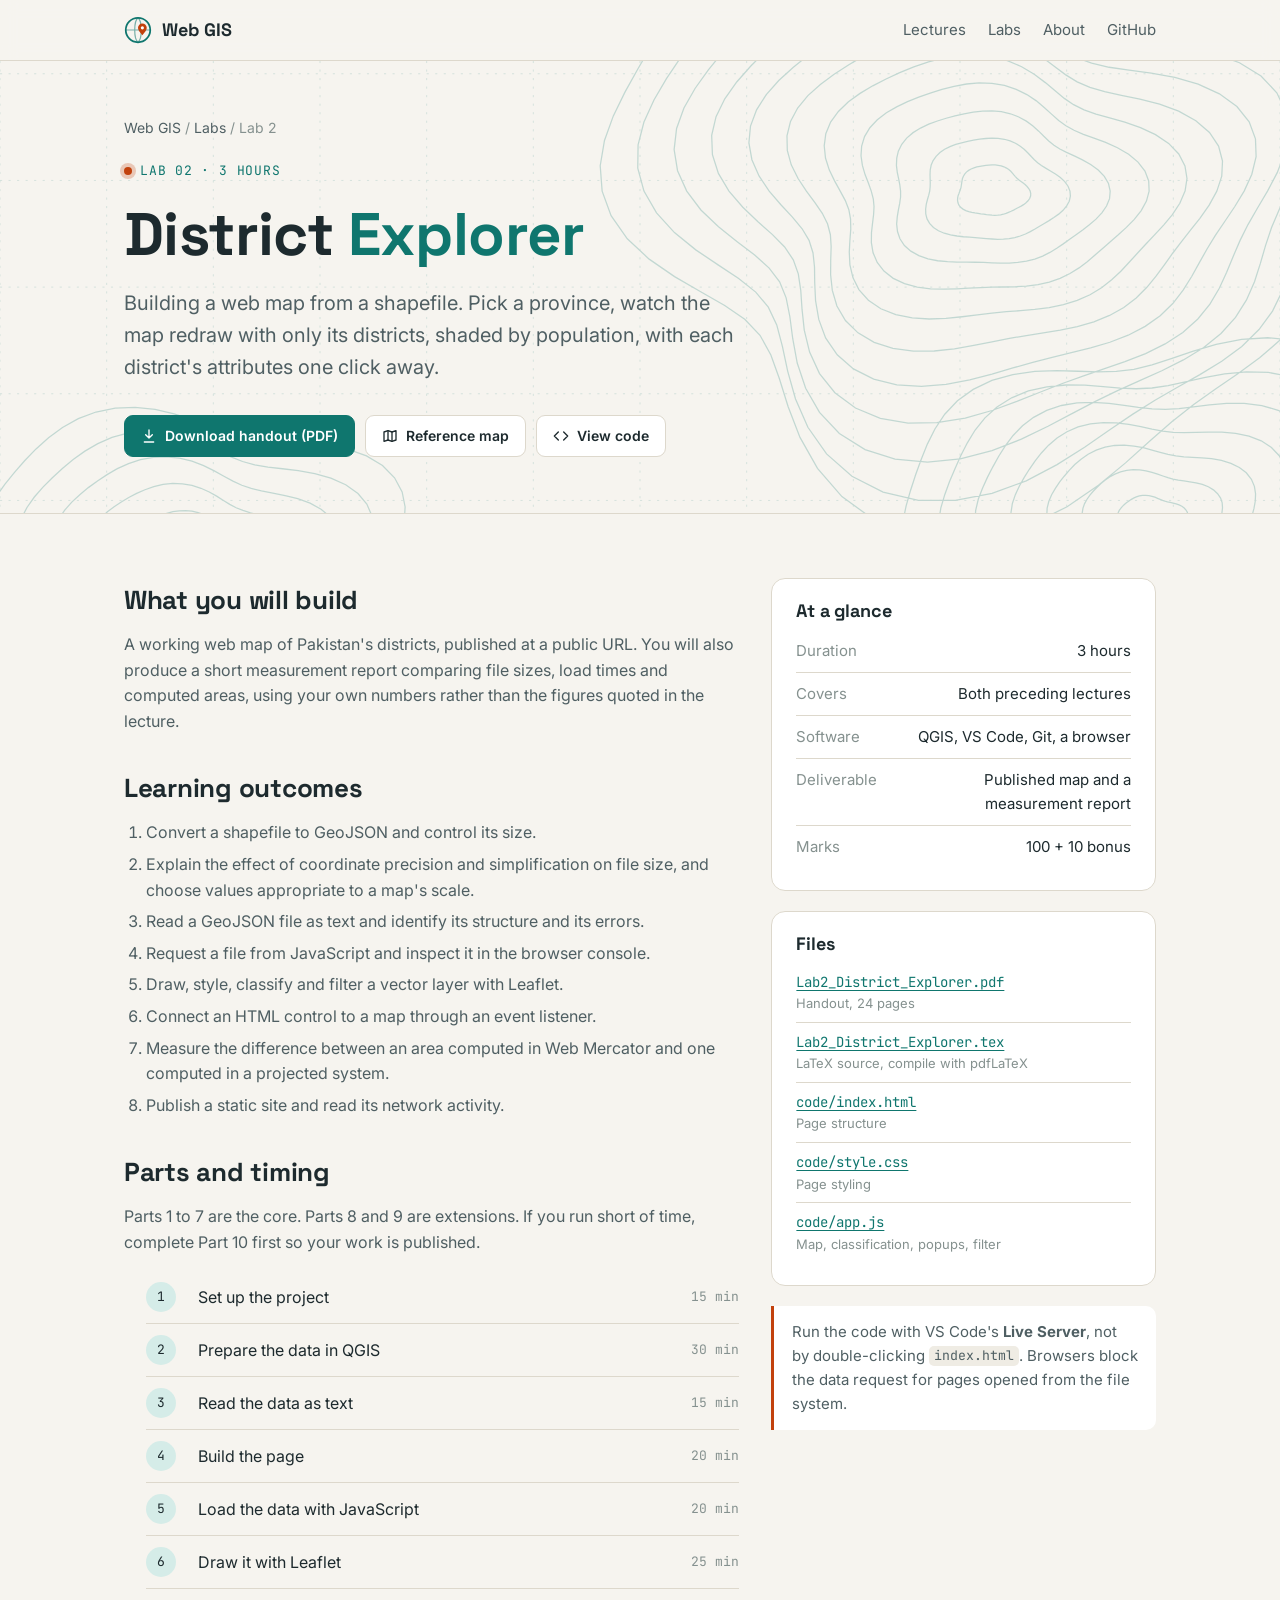
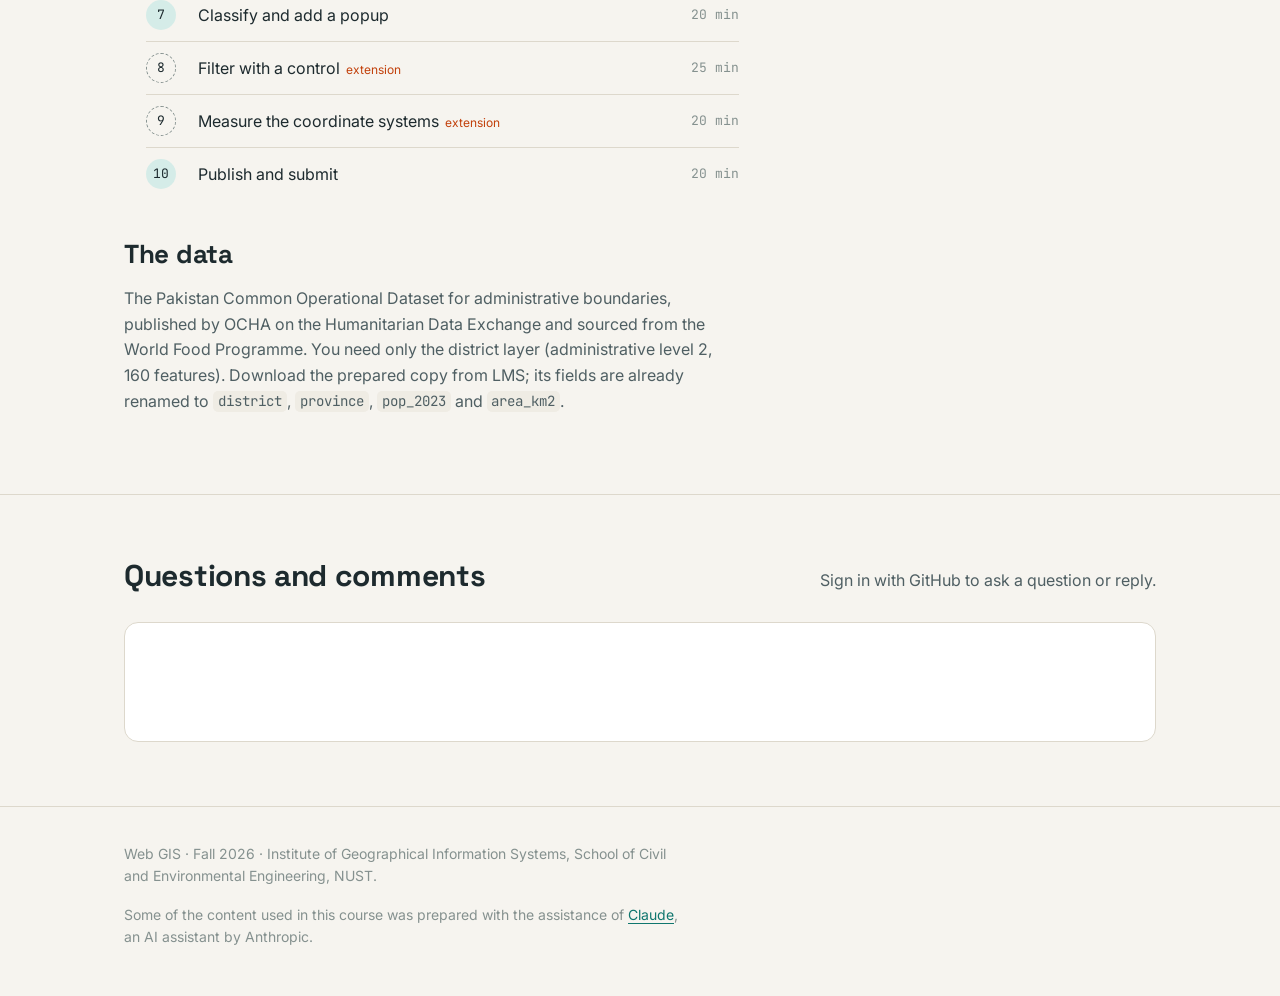
<file: Lab2/index.html>
<!DOCTYPE html>
<html lang="en">
<head>
  <meta charset="utf-8">
  <meta name="viewport" content="width=device-width, initial-scale=1">
  <title>Lab 2: District Explorer · Web GIS</title>
  <meta name="description" content="Web GIS Lab 2: build a web map of Pakistan's districts from a shapefile with QGIS, GeoJSON and Leaflet.">
  <link rel="icon" href="../assets/favicon.svg" type="image/svg+xml">
  <link rel="preconnect" href="https://fonts.googleapis.com">
  <link rel="preconnect" href="https://fonts.gstatic.com" crossorigin>
  <link rel="stylesheet" href="https://fonts.googleapis.com/css2?family=Inter:wght@400;500;600&family=JetBrains+Mono:wght@400;500&family=Space+Grotesk:wght@500;700&display=swap">
  <link rel="stylesheet" href="../assets/site.css">
</head>
<body>

  <header class="topbar">
    <div class="wrap">
      <a class="brand" href="../">
        <svg viewBox="0 0 32 32" aria-hidden="true"><circle cx="16" cy="16" r="14" fill="none" stroke="currentColor" stroke-width="2" style="color:var(--accent)"/><path d="M2 16h28M16 2c5 4 5 24 0 28M16 2c-5 4-5 24 0 28" fill="none" stroke="var(--accent)" stroke-width="1.4" opacity=".55"/><path d="M21 22c-3-3.5-5-6-5-8.5a5 5 0 0 1 10 0c0 2.5-2 5-5 8.5z" fill="var(--warm)"/><circle cx="21" cy="13.5" r="1.8" fill="#fff"/></svg>
        Web GIS
      </a>
      <nav class="nav">
        <a href="../#lectures">Lectures</a>
        <a href="../#labs">Labs</a>
        <a href="../#about" class="hide-sm">About</a>
        <a href="https://github.com/shahidnawazkhan/Fall2026WebGIS/tree/main/Lab2">GitHub</a>
      </nav>
    </div>
  </header>

  <div class="hero lab-hero">
    <svg class="hero-art" viewBox="0 0 1200 600" preserveAspectRatio="xMidYMid slice" aria-hidden="true"><path d="M0 0V600M100 0V600M200 0V600M300 0V600M400 0V600M500 0V600M600 0V600M700 0V600M800 0V600M900 0V600M1000 0V600M1100 0V600M1200 0V600M0 0H1200M0 100H1200M0 200H1200M0 300H1200M0 400H1200M0 500H1200M0 600H1200" fill="none" stroke="currentColor" stroke-width=".6" stroke-dasharray="2 6"/><path d="M965.8 210.0 L966.3 212.4 L966.2 214.7 L965.3 217.0 L963.8 219.1 L961.9 221.0 L959.6 222.7 L957.3 224.1 L954.8 225.4 L952.5 226.6 L950.2 227.8 L947.9 228.9 L945.5 229.9 L943.2 230.9 L940.7 231.7 L938.1 232.3 L935.4 232.6 L932.7 232.7 L930.0 232.6 L927.4 232.3 L924.8 232.0 L922.2 231.6 L919.5 231.3 L916.8 230.9 L914.0 230.5 L911.1 230.0 L908.2 229.3 L905.4 228.3 L902.8 226.9 L900.6 225.2 L899.0 223.2 L898.1 221.0 L897.7 218.7 L897.8 216.4 L898.3 214.1 L899.1 212.0 L899.8 210.0 L900.5 208.1 L901.0 206.2 L901.3 204.3 L901.6 202.3 L901.9 200.3 L902.3 198.2 L903.2 196.1 L904.4 194.1 L906.0 192.2 L908.1 190.6 L910.4 189.3 L913.1 188.3 L915.8 187.4 L918.6 186.8 L921.4 186.3 L924.3 185.9 L927.1 185.6 L930.0 185.5 L932.9 185.5 L935.8 185.8 L938.6 186.3 L941.2 187.2 L943.6 188.4 L945.7 189.8 L947.6 191.4 L949.1 193.1 L950.5 194.8 L951.9 196.4 L953.4 197.9 L955.0 199.3 L956.9 200.7 L958.9 202.2 L961.0 203.9 L962.9 205.7 L964.6 207.8Z M1003.1 210.0 L1003.5 214.8 L1002.4 219.5 L1000.0 223.9 L996.6 228.0 L992.5 231.6 L988.0 234.8 L983.5 237.7 L979.0 240.4 L974.6 243.0 L970.3 245.6 L965.9 248.0 L961.4 250.2 L956.5 252.1 L951.4 253.6 L946.1 254.6 L940.7 255.1 L935.3 255.2 L930.0 254.9 L924.7 254.5 L919.5 254.0 L914.2 253.6 L908.8 253.2 L903.1 252.8 L897.2 252.1 L891.1 251.1 L885.2 249.5 L879.8 247.2 L875.1 244.1 L871.5 240.3 L869.1 236.1 L867.9 231.5 L867.8 226.8 L868.4 222.2 L869.5 217.9 L870.7 213.8 L871.6 210.0 L872.0 206.2 L872.1 202.4 L872.0 198.5 L871.9 194.3 L872.1 190.0 L873.0 185.6 L874.8 181.4 L877.6 177.4 L881.2 173.9 L885.6 170.8 L890.6 168.3 L896.0 166.3 L901.5 164.7 L907.1 163.4 L912.7 162.3 L918.4 161.3 L924.2 160.7 L930.0 160.4 L935.8 160.6 L941.6 161.4 L947.0 163.0 L952.0 165.1 L956.5 167.9 L960.4 171.0 L963.7 174.3 L966.8 177.6 L969.7 180.6 L972.8 183.4 L976.3 186.0 L980.3 188.5 L984.8 191.1 L989.5 194.0 L994.1 197.3 L998.2 201.1 L1001.3 205.4Z M1040.8 210.0 L1040.2 217.1 L1037.4 224.0 L1033.0 230.4 L1027.5 236.3 L1021.3 241.5 L1015.0 246.4 L1008.8 250.9 L1002.8 255.2 L996.8 259.5 L990.7 263.6 L984.3 267.5 L977.5 270.9 L970.1 273.7 L962.3 275.7 L954.2 276.9 L946.1 277.5 L938.0 277.5 L930.0 277.2 L922.1 276.9 L914.1 276.7 L905.9 276.6 L897.3 276.5 L888.3 276.2 L879.1 275.3 L870.0 273.5 L861.4 270.5 L853.9 266.3 L847.9 261.0 L843.7 254.7 L841.4 247.9 L840.6 240.9 L841.2 234.0 L842.3 227.4 L843.5 221.3 L844.3 215.6 L844.3 210.0 L843.6 204.4 L842.5 198.6 L841.2 192.4 L840.4 185.9 L840.7 179.1 L842.2 172.5 L845.4 166.1 L850.0 160.3 L856.0 155.2 L863.0 150.9 L870.7 147.3 L878.8 144.3 L887.0 141.7 L895.3 139.4 L903.8 137.5 L912.4 135.9 L921.1 135.0 L930.0 134.8 L938.8 135.6 L947.3 137.5 L955.1 140.5 L962.2 144.4 L968.4 149.0 L973.8 153.8 L978.6 158.6 L983.2 163.0 L988.1 167.0 L993.6 170.5 L999.9 173.7 L1007.1 177.0 L1014.8 180.7 L1022.5 185.1 L1029.6 190.2 L1035.3 196.2 L1039.2 202.9Z M1077.3 210.0 L1074.8 219.4 L1069.9 228.3 L1063.4 236.5 L1056.0 244.0 L1048.4 250.9 L1040.9 257.4 L1033.7 263.8 L1026.6 270.0 L1019.3 276.2 L1011.6 282.0 L1003.1 287.3 L993.8 291.8 L983.7 295.3 L973.1 297.6 L962.2 299.0 L951.3 299.7 L940.6 299.9 L930.0 300.1 L919.3 300.4 L908.3 301.0 L896.9 301.6 L884.8 302.0 L872.4 301.6 L859.9 300.0 L848.0 296.7 L837.4 291.8 L828.7 285.0 L822.4 276.9 L818.5 267.8 L816.9 258.4 L817.0 249.0 L818.0 240.2 L819.0 232.0 L819.4 224.4 L818.7 217.2 L816.8 210.0 L814.1 202.5 L811.0 194.5 L808.5 185.9 L807.2 176.9 L807.8 167.8 L810.5 158.9 L815.5 150.6 L822.5 143.2 L831.0 136.6 L840.6 131.0 L850.8 126.2 L861.3 121.9 L872.1 118.1 L883.1 114.6 L894.5 111.8 L906.1 109.6 L918.0 108.6 L930.0 109.0 L941.7 111.0 L952.7 114.6 L962.7 119.5 L971.6 125.4 L979.2 131.8 L986.1 138.1 L992.5 143.8 L999.3 148.8 L1006.9 153.0 L1015.7 156.8 L1025.6 160.4 L1036.5 164.4 L1047.6 169.4 L1058.1 175.5 L1066.9 182.8 L1073.4 191.3 L1076.9 200.5Z M1111.0 210.0 L1106.1 221.4 L1099.1 232.1 L1090.9 241.9 L1082.4 251.1 L1074.1 259.8 L1066.3 268.3 L1058.6 276.7 L1050.8 285.1 L1042.2 293.1 L1032.7 300.6 L1021.9 307.2 L1009.9 312.5 L997.0 316.5 L983.6 319.2 L970.1 320.9 L956.7 322.1 L943.4 323.1 L930.0 324.4 L916.3 326.1 L902.0 327.8 L886.8 329.3 L871.1 329.9 L855.2 328.9 L839.8 325.8 L825.8 320.3 L814.1 312.3 L805.2 302.4 L799.6 291.1 L796.8 279.1 L796.2 267.2 L796.8 256.0 L797.6 245.7 L797.4 236.3 L795.8 227.5 L792.5 218.9 L787.7 210.0 L782.4 200.4 L777.4 190.1 L773.9 179.0 L772.7 167.6 L774.2 156.2 L778.7 145.3 L786.0 135.3 L795.4 126.3 L806.3 118.4 L818.2 111.3 L830.7 104.9 L843.5 99.0 L856.7 93.6 L870.5 88.9 L884.8 85.1 L899.7 82.8 L914.9 82.3 L930.0 83.9 L944.4 87.7 L957.8 93.4 L969.6 100.5 L980.0 108.3 L989.2 116.0 L997.8 123.1 L1006.5 129.0 L1016.3 133.8 L1027.5 137.8 L1040.3 141.4 L1054.5 145.4 L1069.2 150.5 L1083.3 157.1 L1095.6 165.3 L1105.1 175.2 L1110.9 186.4 L1112.8 198.2Z M1140.8 210.0 L1133.6 223.2 L1124.9 235.5 L1115.9 246.9 L1107.3 257.8 L1099.2 268.5 L1091.6 279.1 L1083.8 289.8 L1075.2 300.2 L1065.2 310.2 L1053.6 319.1 L1040.2 326.6 L1025.5 332.6 L1010.0 337.0 L994.0 340.3 L978.1 342.9 L962.2 345.4 L946.3 348.1 L930.0 351.3 L912.9 354.7 L894.8 357.9 L875.8 359.9 L856.3 360.1 L837.1 357.5 L819.5 351.8 L804.4 342.9 L792.6 331.3 L784.6 317.7 L780.3 303.1 L778.7 288.5 L778.8 274.7 L779.2 262.1 L778.5 250.9 L775.8 240.6 L770.9 230.8 L764.0 220.8 L756.0 210.0 L748.2 198.2 L741.8 185.4 L738.1 171.9 L737.8 158.2 L741.1 144.7 L747.8 132.1 L757.4 120.5 L769.1 110.0 L782.0 100.4 L795.8 91.5 L810.1 83.2 L825.1 75.4 L840.8 68.3 L857.4 62.3 L875.0 58.0 L893.4 56.1 L911.9 56.8 L930.0 60.3 L947.0 66.4 L962.3 74.4 L975.8 83.5 L987.7 92.5 L998.8 100.8 L1009.8 107.6 L1021.8 112.8 L1035.6 116.8 L1051.3 120.2 L1068.7 123.8 L1087.1 128.5 L1105.0 135.1 L1121.1 144.0 L1133.9 155.0 L1142.4 167.8 L1146.1 181.8 L1145.4 196.0Z M1166.4 210.0 L1157.5 224.7 L1148.2 238.5 L1139.4 251.6 L1131.6 264.3 L1124.4 277.1 L1117.2 290.1 L1109.2 302.9 L1099.5 315.4 L1087.7 326.8 L1073.6 336.8 L1057.7 345.1 L1040.5 351.7 L1022.5 357.0 L1004.4 361.4 L986.4 365.8 L968.2 370.5 L949.6 375.8 L930.0 381.6 L909.1 387.0 L886.9 391.2 L863.8 393.1 L840.8 391.6 L819.1 386.2 L800.1 376.7 L784.9 363.5 L774.0 347.7 L767.6 330.3 L764.6 312.8 L763.8 296.2 L763.6 281.2 L762.2 268.0 L758.5 256.2 L752.0 245.3 L742.9 234.4 L732.1 222.8 L721.1 210.0 L711.6 195.8 L704.9 180.6 L702.1 164.8 L703.6 149.0 L709.3 133.8 L718.4 119.5 L730.1 106.3 L743.5 94.1 L757.9 82.5 L773.1 71.5 L789.0 60.9 L806.0 51.0 L824.4 42.3 L844.3 35.6 L865.4 31.5 L887.3 30.7 L909.1 33.4 L930.0 39.4 L949.2 47.9 L966.2 57.8 L981.4 67.9 L995.3 77.2 L1008.9 84.7 L1023.4 90.1 L1039.8 93.9 L1058.5 96.6 L1079.3 99.4 L1101.4 103.5 L1123.3 109.8 L1143.2 118.8 L1159.6 130.7 L1171.1 145.0 L1177.0 161.0 L1177.6 177.7 L1173.6 194.2Z M1188.3 210.0 L1178.8 226.1 L1170.0 241.4 L1162.6 256.2 L1156.2 271.0 L1150.0 286.0 L1143.1 301.1 L1134.3 316.0 L1123.0 329.9 L1108.9 342.5 L1092.3 353.3 L1074.0 362.3 L1054.6 369.9 L1034.9 376.7 L1015.2 383.4 L995.3 390.6 L974.9 398.6 L953.3 407.2 L930.0 415.7 L904.9 422.8 L878.3 427.1 L851.3 427.5 L825.3 423.0 L802.0 413.4 L782.7 399.0 L768.3 381.1 L759.0 360.9 L754.0 340.4 L751.9 320.7 L750.7 303.0 L748.4 287.6 L743.7 274.4 L735.6 262.4 L724.2 250.8 L710.6 238.7 L696.4 225.1 L683.4 210.0 L673.5 193.4 L667.9 175.8 L667.2 157.8 L671.3 140.2 L679.5 123.5 L690.7 107.7 L703.9 92.7 L718.3 78.4 L733.6 64.5 L749.8 50.9 L767.3 37.9 L786.7 26.1 L808.2 16.4 L831.6 9.8 L856.5 6.9 L881.9 8.1 L906.8 13.3 L930.0 21.7 L951.0 32.0 L969.8 42.8 L986.9 52.7 L1003.5 60.5 L1020.7 65.9 L1039.9 69.0 L1061.6 70.8 L1085.9 72.4 L1111.8 75.3 L1137.8 80.8 L1162.0 89.7 L1182.2 102.1 L1197.0 117.8 L1205.5 135.7 L1207.6 154.9 L1204.5 174.2 L1197.4 192.7Z M1207.9 210.0 L1199.2 227.4 L1192.1 244.2 L1186.5 260.9 L1181.6 277.8 L1176.1 295.0 L1168.6 312.0 L1158.3 328.4 L1144.7 343.5 L1128.2 356.8 L1109.4 368.3 L1089.2 378.4 L1068.5 387.7 L1047.7 397.0 L1026.9 407.2 L1005.4 418.4 L982.5 430.5 L957.5 442.6 L930.0 453.4 L900.3 461.1 L869.5 464.1 L839.1 461.3 L811.0 452.3 L786.9 437.3 L768.3 417.5 L755.3 394.8 L747.4 371.2 L743.2 348.4 L740.5 327.8 L737.0 310.1 L730.9 295.1 L721.1 282.2 L707.5 270.0 L691.1 257.4 L673.6 243.5 L657.1 227.7 L643.8 210.0 L635.2 190.9 L632.0 171.1 L634.3 151.3 L641.2 132.1 L651.6 113.8 L664.1 96.3 L678.0 79.3 L692.8 62.6 L708.6 46.0 L725.9 29.8 L745.4 14.7 L767.7 1.7 L792.8 -8.0 L820.1 -13.6 L848.8 -14.4 L877.5 -10.6 L904.9 -2.9 L930.0 7.2 L952.7 18.1 L973.3 28.1 L993.0 35.9 L1013.2 40.7 L1035.3 42.7 L1060.2 43.0 L1088.0 42.8 L1118.0 44.1 L1148.4 48.3 L1177.0 56.5 L1201.5 69.2 L1220.0 86.0 L1231.4 105.9 L1235.6 127.6 L1233.5 149.8 L1226.8 171.2 L1217.6 191.4Z M1227.1 210.0 L1220.4 228.8 L1215.7 247.3 L1212.0 266.0 L1208.0 284.9 L1202.0 304.0 L1193.0 322.5 L1180.3 339.8 L1164.2 355.6 L1145.4 369.5 L1124.9 382.1 L1103.9 393.9 L1082.8 406.1 L1061.7 419.3 L1040.1 434.0 L1016.8 450.1 L991.0 466.4 L962.1 481.6 L930.0 493.4 L895.7 500.0 L861.0 499.9 L827.9 492.2 L798.7 477.3 L774.9 456.4 L757.4 431.4 L745.8 404.9 L738.5 379.0 L733.5 355.5 L728.2 335.4 L720.3 318.8 L708.5 304.7 L692.5 292.0 L673.2 279.2 L652.3 265.1 L632.3 248.9 L615.5 230.4 L603.7 210.0 L597.9 188.5 L598.2 166.7 L603.7 145.2 L613.1 124.6 L624.8 104.6 L637.9 85.1 L651.7 65.7 L666.5 46.2 L682.9 27.0 L701.8 8.6 L724.1 -7.8 L750.1 -20.9 L779.3 -29.5 L810.7 -32.8 L842.8 -31.0 L874.2 -24.6 L903.4 -15.2 L930.0 -4.8 L954.2 4.8 L977.2 11.9 L1000.4 15.5 L1025.4 15.8 L1053.5 13.9 L1084.9 11.2 L1119.0 10.1 L1154.0 12.3 L1187.4 19.3 L1216.7 31.8 L1239.6 49.4 L1254.6 71.2 L1261.3 95.6 L1260.8 120.8 L1254.8 145.5 L1245.7 168.8 L1235.9 190.2Z M1248.2 210.0 L1244.2 230.4 L1241.7 250.7 L1239.1 271.3 L1234.7 292.1 L1227.0 312.6 L1215.3 332.0 L1199.8 349.9 L1181.2 366.1 L1160.8 381.0 L1139.9 395.3 L1119.1 410.1 L1098.6 426.3 L1077.7 444.6 L1055.2 464.8 L1029.8 485.8 L1000.4 505.9 L966.9 522.6 L930.0 533.6 L891.4 537.0 L853.4 531.6 L818.7 517.7 L789.3 496.4 L766.4 469.9 L750.0 440.9 L738.9 412.2 L730.7 386.0 L722.7 363.6 L712.5 345.2 L698.2 330.2 L679.4 317.2 L656.9 304.3 L632.4 290.2 L608.6 273.8 L588.1 254.7 L572.9 233.1 L564.5 210.0 L562.7 186.2 L566.7 162.5 L575.0 139.5 L585.9 117.2 L598.1 95.3 L610.8 73.5 L624.2 51.4 L639.2 29.3 L657.0 7.8 L678.6 -11.9 L704.7 -28.3 L735.1 -40.1 L768.7 -46.3 L803.9 -46.7 L838.8 -42.1 L871.9 -34.0 L902.3 -24.5 L930.0 -16.0 L956.0 -10.2 L982.0 -8.3 L1009.7 -10.4 L1040.8 -15.4 L1075.6 -21.4 L1113.8 -25.8 L1153.6 -26.5 L1192.2 -21.5 L1226.9 -9.9 L1254.8 8.1 L1274.2 31.5 L1284.3 58.5 L1286.1 87.0 L1281.4 115.3 L1272.9 141.9 L1263.2 166.5 L1254.5 189.0Z M1112.5 520.0 L1111.7 522.1 L1110.8 524.0 L1109.9 525.9 L1109.1 527.8 L1108.2 529.7 L1107.1 531.6 L1105.9 533.4 L1104.4 535.2 L1102.6 536.7 L1100.5 538.1 L1098.2 539.3 L1095.8 540.3 L1093.3 541.2 L1090.8 542.0 L1088.2 542.7 L1085.6 543.5 L1082.9 544.3 L1080.0 544.9 L1077.0 545.5 L1073.9 545.8 L1070.7 545.7 L1067.7 545.1 L1064.8 544.1 L1062.3 542.7 L1060.3 540.9 L1058.7 538.8 L1057.5 536.7 L1056.7 534.5 L1056.0 532.5 L1055.3 530.6 L1054.5 528.8 L1053.6 527.1 L1052.4 525.5 L1051.1 523.8 L1049.9 522.0 L1048.8 520.0 L1048.0 517.9 L1047.6 515.8 L1047.7 513.6 L1048.3 511.5 L1049.3 509.4 L1050.7 507.5 L1052.3 505.6 L1054.1 503.9 L1056.0 502.2 L1058.1 500.7 L1060.3 499.2 L1062.7 497.8 L1065.3 496.7 L1068.1 495.8 L1071.1 495.3 L1074.1 495.3 L1077.1 495.5 L1080.0 496.2 L1082.7 497.0 L1085.2 498.0 L1087.6 499.0 L1089.9 499.9 L1092.1 500.7 L1094.5 501.4 L1097.1 501.9 L1099.8 502.5 L1102.6 503.3 L1105.4 504.2 L1108.0 505.5 L1110.2 507.1 L1111.9 509.0 L1113.1 511.1 L1113.6 513.3 L1113.6 515.6 L1113.2 517.8Z M1143.1 520.0 L1141.7 524.0 L1140.3 527.9 L1139.0 531.7 L1137.6 535.5 L1136.1 539.4 L1134.1 543.1 L1131.6 546.7 L1128.4 550.1 L1124.7 553.1 L1120.6 555.8 L1116.1 558.1 L1111.4 560.2 L1106.6 562.2 L1101.7 564.2 L1096.7 566.1 L1091.5 568.2 L1085.9 570.1 L1080.0 571.7 L1073.8 572.8 L1067.3 573.2 L1061.0 572.5 L1055.0 570.9 L1049.6 568.3 L1045.1 564.8 L1041.5 560.7 L1038.8 556.4 L1036.7 552.0 L1035.1 547.9 L1033.5 544.1 L1031.7 540.6 L1029.5 537.4 L1026.9 534.3 L1024.0 531.1 L1021.1 527.7 L1018.4 524.0 L1016.3 520.0 L1015.0 515.8 L1014.6 511.5 L1015.3 507.2 L1016.8 503.0 L1019.1 498.9 L1021.8 495.1 L1024.9 491.4 L1028.3 487.9 L1031.9 484.4 L1035.9 481.1 L1040.3 478.0 L1045.2 475.3 L1050.5 473.2 L1056.3 471.8 L1062.3 471.1 L1068.4 471.3 L1074.4 472.2 L1080.0 473.7 L1085.3 475.4 L1090.2 477.1 L1094.9 478.7 L1099.7 480.0 L1104.6 480.9 L1109.9 481.7 L1115.5 482.5 L1121.3 483.5 L1127.2 485.0 L1132.8 487.2 L1137.6 490.1 L1141.5 493.7 L1144.3 497.8 L1145.8 502.3 L1146.1 506.9 L1145.6 511.4 L1144.5 515.8Z M1172.1 520.0 L1170.5 525.9 L1169.1 531.6 L1167.6 537.4 L1166.0 543.2 L1163.7 548.9 L1160.7 554.5 L1156.7 559.8 L1151.8 564.6 L1146.1 569.0 L1139.9 572.9 L1133.4 576.5 L1126.7 580.0 L1120.0 583.5 L1113.0 587.1 L1105.6 590.8 L1097.7 594.5 L1089.2 597.8 L1080.0 600.4 L1070.3 601.8 L1060.6 601.6 L1051.1 599.8 L1042.5 596.4 L1035.0 591.5 L1028.9 585.6 L1024.2 579.1 L1020.5 572.5 L1017.5 566.3 L1014.8 560.6 L1011.7 555.4 L1008.1 550.8 L1003.7 546.3 L998.9 541.9 L993.9 537.1 L989.2 531.9 L985.3 526.1 L982.6 520.0 L981.4 513.6 L981.7 507.2 L983.3 500.8 L985.9 494.6 L989.4 488.7 L993.3 482.9 L997.7 477.3 L1002.4 471.8 L1007.6 466.4 L1013.5 461.3 L1020.1 456.7 L1027.7 452.9 L1036.0 450.1 L1044.9 448.5 L1054.0 448.2 L1063.1 449.0 L1071.8 450.6 L1080.0 452.8 L1087.7 454.9 L1095.0 456.8 L1102.3 458.2 L1109.9 459.1 L1118.0 459.6 L1126.7 460.1 L1135.8 460.9 L1145.1 462.5 L1154.0 465.2 L1161.9 469.1 L1168.4 474.1 L1173.2 480.2 L1176.0 486.8 L1177.1 493.8 L1176.8 500.8 L1175.6 507.5 L1173.9 513.9Z M1200.3 520.0 L1198.9 527.7 L1197.7 535.4 L1196.3 543.1 L1194.2 550.8 L1191.0 558.3 L1186.6 565.6 L1180.9 572.3 L1174.1 578.5 L1166.6 584.1 L1158.6 589.4 L1150.5 594.6 L1142.3 599.9 L1133.9 605.5 L1124.9 611.4 L1115.2 617.4 L1104.5 622.9 L1092.7 627.5 L1080.0 630.6 L1066.8 631.6 L1053.8 630.2 L1041.5 626.4 L1030.7 620.4 L1021.5 612.9 L1014.2 604.4 L1008.5 595.7 L1003.7 587.3 L999.3 579.8 L994.7 573.0 L989.3 567.1 L983.0 561.5 L975.9 556.0 L968.5 550.1 L961.4 543.5 L955.4 536.3 L950.9 528.4 L948.4 520.0 L947.8 511.4 L949.1 502.9 L951.9 494.6 L955.7 486.5 L960.1 478.6 L965.0 470.8 L970.3 463.1 L976.3 455.5 L983.1 448.2 L991.0 441.5 L1000.3 435.6 L1010.7 431.1 L1022.2 428.2 L1034.3 427.0 L1046.5 427.3 L1058.3 428.8 L1069.5 430.9 L1080.0 433.2 L1090.0 435.0 L1100.0 436.1 L1110.2 436.5 L1121.2 436.2 L1133.0 435.9 L1145.5 435.9 L1158.4 437.1 L1170.9 439.7 L1182.4 444.1 L1192.0 450.4 L1199.3 458.1 L1204.1 466.9 L1206.4 476.4 L1206.6 485.9 L1205.6 495.1 L1203.8 503.8 L1201.9 512.1Z M1228.5 520.0 L1227.8 529.6 L1226.8 539.2 L1225.1 548.8 L1222.1 558.3 L1217.5 567.5 L1211.3 576.2 L1203.7 584.2 L1195.2 591.6 L1186.2 598.7 L1177.1 605.7 L1167.9 613.0 L1158.6 620.8 L1148.7 629.1 L1137.8 637.7 L1125.6 646.0 L1111.7 653.2 L1096.4 658.5 L1080.0 661.3 L1063.4 660.9 L1047.3 657.3 L1032.7 650.8 L1020.1 642.0 L1009.6 631.8 L1001.2 621.1 L994.2 610.8 L987.7 601.5 L981.1 593.3 L973.6 586.1 L964.9 579.7 L955.3 573.3 L945.1 566.6 L935.3 559.0 L926.7 550.4 L920.0 540.9 L915.7 530.6 L914.0 520.0 L914.7 509.3 L917.2 498.7 L921.1 488.5 L925.7 478.4 L930.8 468.5 L936.3 458.6 L942.6 448.7 L949.8 439.1 L958.6 430.0 L969.0 422.1 L981.3 415.6 L995.1 411.0 L1009.8 408.6 L1025.0 408.0 L1039.8 409.0 L1054.0 410.8 L1067.3 412.8 L1080.0 414.2 L1092.4 414.6 L1105.3 413.9 L1118.9 412.3 L1133.8 410.5 L1149.8 409.1 L1166.5 409.1 L1183.0 411.1 L1198.3 415.5 L1211.6 422.5 L1222.0 431.7 L1229.2 442.6 L1233.3 454.5 L1234.6 466.6 L1234.1 478.4 L1232.6 489.7 L1230.9 500.3 L1229.5 510.3Z M1257.7 520.0 L1257.5 531.5 L1256.5 543.0 L1253.8 554.5 L1249.3 565.7 L1242.8 576.2 L1234.7 586.2 L1225.4 595.4 L1215.6 604.3 L1205.8 613.1 L1196.1 622.5 L1186.4 632.5 L1176.2 643.4 L1164.9 654.8 L1151.8 666.1 L1136.6 676.4 L1119.2 684.5 L1100.0 689.6 L1080.0 690.8 L1060.2 688.0 L1041.6 681.5 L1025.1 671.9 L1011.0 660.3 L999.4 648.0 L989.6 636.0 L980.6 625.2 L971.5 615.8 L961.5 607.8 L950.1 600.7 L937.5 593.9 L924.2 586.6 L911.2 578.3 L899.5 568.7 L890.0 557.7 L883.6 545.7 L880.3 532.9 L880.0 520.0 L882.0 507.2 L885.7 494.6 L890.2 482.3 L895.3 470.2 L900.7 458.1 L906.9 446.0 L914.2 434.0 L923.4 422.6 L934.7 412.4 L948.4 403.8 L964.1 397.4 L981.4 393.5 L999.3 391.8 L1017.1 392.0 L1034.2 393.3 L1050.2 394.7 L1065.3 395.3 L1080.0 394.6 L1095.1 392.4 L1111.2 388.9 L1128.9 384.9 L1148.1 381.3 L1168.5 379.4 L1189.1 380.0 L1208.7 383.8 L1226.1 391.0 L1240.3 401.3 L1250.6 413.9 L1257.1 428.1 L1260.2 442.9 L1260.9 457.5 L1260.1 471.4 L1259.0 484.5 L1258.1 496.7 L1257.7 508.5Z M1288.4 520.0 L1288.3 533.5 L1286.3 547.0 L1282.1 560.1 L1275.5 572.7 L1266.9 584.5 L1256.9 595.7 L1246.4 606.3 L1236.1 617.0 L1226.2 628.3 L1216.5 640.5 L1206.6 654.0 L1195.6 668.3 L1182.5 682.8 L1166.6 696.3 L1147.9 707.7 L1126.5 715.5 L1103.5 718.9 L1080.0 717.5 L1057.4 711.4 L1036.8 701.5 L1018.9 689.0 L1003.6 675.4 L990.5 662.1 L978.6 650.1 L966.7 639.8 L953.9 631.4 L939.4 624.1 L923.4 617.3 L906.5 610.0 L889.7 601.4 L874.4 591.0 L861.7 578.9 L852.5 565.2 L847.1 550.4 L845.3 535.2 L846.4 520.0 L849.5 505.1 L853.7 490.4 L858.4 476.0 L863.6 461.6 L869.4 447.2 L876.5 433.0 L885.7 419.2 L897.6 406.6 L912.4 395.9 L929.9 387.5 L949.5 382.0 L970.2 379.1 L990.8 378.4 L1010.7 378.9 L1029.2 379.5 L1046.5 379.1 L1063.1 377.1 L1080.0 372.9 L1098.1 367.0 L1118.0 360.2 L1140.1 353.8 L1164.0 349.1 L1188.6 347.5 L1212.6 349.9 L1234.5 356.5 L1253.0 367.3 L1267.2 381.4 L1276.9 397.6 L1282.5 415.0 L1285.0 432.3 L1285.7 449.0 L1285.6 464.6 L1285.8 479.2 L1286.5 493.0 L1287.6 506.5Z M215.9 560.0 L215.3 562.3 L214.2 564.5 L212.8 566.5 L211.1 568.4 L209.4 570.2 L207.7 571.9 L206.0 573.5 L204.3 575.1 L202.5 576.6 L200.5 578.1 L198.4 579.4 L196.0 580.5 L193.5 581.4 L190.8 582.0 L188.1 582.4 L185.4 582.7 L182.7 582.8 L180.0 582.9 L177.3 582.9 L174.5 583.0 L171.6 583.1 L168.7 583.1 L165.6 582.8 L162.7 582.3 L159.8 581.3 L157.3 580.0 L155.2 578.4 L153.6 576.4 L152.6 574.2 L152.0 572.0 L151.8 569.7 L151.8 567.6 L151.8 565.6 L151.7 563.7 L151.4 561.9 L150.9 560.0 L150.3 558.1 L149.7 556.0 L149.3 553.9 L149.2 551.7 L149.6 549.5 L150.4 547.3 L151.7 545.3 L153.5 543.5 L155.6 541.9 L157.9 540.5 L160.4 539.3 L163.0 538.2 L165.7 537.2 L168.4 536.4 L171.2 535.6 L174.1 535.1 L177.0 534.9 L180.0 535.0 L182.9 535.4 L185.7 536.3 L188.2 537.4 L190.5 538.7 L192.5 540.1 L194.4 541.6 L196.2 542.9 L198.0 544.1 L200.0 545.2 L202.2 546.2 L204.6 547.3 L207.1 548.4 L209.6 549.8 L211.9 551.4 L213.8 553.3 L215.1 555.4 L215.8 557.7Z M250.7 560.0 L248.9 564.5 L246.5 568.7 L243.6 572.6 L240.6 576.3 L237.6 579.9 L234.7 583.4 L231.7 586.8 L228.6 590.2 L225.1 593.4 L221.2 596.4 L216.8 599.0 L212.0 601.1 L206.9 602.7 L201.6 603.9 L196.2 604.7 L190.8 605.3 L185.4 605.8 L180.0 606.4 L174.5 606.9 L168.7 607.5 L162.7 607.8 L156.5 607.8 L150.4 607.1 L144.5 605.6 L139.1 603.3 L134.6 600.1 L131.1 596.2 L128.6 591.9 L127.2 587.4 L126.5 582.9 L126.2 578.6 L126.0 574.6 L125.5 570.8 L124.6 567.2 L123.2 563.7 L121.5 560.0 L119.7 556.1 L118.2 551.9 L117.3 547.5 L117.2 543.1 L118.2 538.7 L120.3 534.5 L123.2 530.6 L127.0 527.0 L131.2 523.9 L135.9 521.0 L140.7 518.4 L145.8 516.1 L151.0 513.9 L156.4 512.1 L162.1 510.6 L168.0 509.7 L174.0 509.5 L180.0 510.1 L185.7 511.4 L191.1 513.4 L195.9 516.0 L200.3 518.7 L204.2 521.5 L208.0 524.1 L211.8 526.3 L215.9 528.3 L220.5 530.0 L225.5 531.7 L230.8 533.6 L236.2 536.0 L241.2 538.9 L245.6 542.3 L248.8 546.3 L250.8 550.8 L251.3 555.4Z M283.3 560.0 L280.2 566.5 L276.5 572.6 L272.6 578.4 L268.7 583.9 L265.0 589.4 L261.3 594.8 L257.4 600.1 L252.9 605.3 L247.8 610.2 L241.9 614.6 L235.2 618.4 L227.9 621.4 L220.1 623.7 L212.2 625.5 L204.2 627.0 L196.3 628.4 L188.2 629.8 L180.0 631.3 L171.4 632.8 L162.4 634.0 L153.0 634.6 L143.5 634.2 L134.3 632.6 L125.8 629.5 L118.5 625.1 L112.7 619.4 L108.5 613.0 L105.8 606.1 L104.4 599.2 L103.6 592.7 L103.0 586.6 L101.9 581.1 L100.1 575.9 L97.5 570.8 L94.3 565.6 L90.8 560.0 L87.6 554.0 L85.2 547.6 L84.1 541.0 L84.5 534.3 L86.6 527.7 L90.2 521.6 L95.0 515.9 L100.7 510.7 L107.0 505.9 L113.7 501.5 L120.7 497.3 L128.1 493.4 L135.9 490.0 L144.2 487.1 L152.9 485.0 L161.9 484.1 L171.1 484.4 L180.0 485.9 L188.4 488.6 L196.2 492.1 L203.1 496.0 L209.5 500.0 L215.4 503.7 L221.4 506.9 L227.8 509.4 L234.8 511.6 L242.6 513.7 L250.9 515.9 L259.4 518.8 L267.6 522.5 L274.7 527.3 L280.3 532.9 L284.0 539.4 L285.6 546.2 L285.3 553.2Z M313.2 560.0 L308.9 568.4 L304.3 576.2 L300.0 583.8 L295.9 591.2 L291.9 598.7 L287.8 606.1 L283.0 613.4 L277.2 620.4 L270.3 626.9 L262.2 632.5 L253.1 637.3 L243.3 641.2 L233.1 644.4 L222.8 647.1 L212.5 649.8 L202.0 652.6 L191.3 655.5 L180.0 658.4 L168.1 661.1 L155.5 662.9 L142.6 663.3 L129.9 662.0 L117.9 658.6 L107.4 653.2 L98.8 645.9 L92.4 637.3 L88.1 628.0 L85.6 618.7 L84.1 609.7 L82.8 601.6 L81.1 594.2 L78.3 587.4 L74.3 581.0 L69.2 574.5 L63.7 567.5 L58.3 560.0 L53.9 551.8 L51.1 543.2 L50.4 534.3 L51.9 525.5 L55.4 517.0 L60.7 509.0 L67.3 501.6 L74.8 494.6 L82.8 488.0 L91.4 481.7 L100.4 475.8 L110.0 470.2 L120.5 465.5 L131.7 461.8 L143.7 459.6 L156.0 459.1 L168.2 460.3 L180.0 463.2 L190.9 467.4 L200.9 472.3 L209.9 477.3 L218.4 481.9 L226.7 485.8 L235.5 488.8 L245.1 491.1 L255.8 493.1 L267.3 495.4 L279.1 498.4 L290.7 502.6 L301.0 508.3 L309.4 515.3 L315.2 523.6 L318.2 532.6 L318.5 541.9 L316.6 551.1Z M340.3 560.0 L335.3 570.1 L330.7 579.7 L326.6 589.1 L322.8 598.5 L318.9 608.0 L314.2 617.4 L308.4 626.6 L301.0 635.2 L292.0 643.0 L281.6 649.7 L270.2 655.4 L258.2 660.4 L246.0 664.8 L233.6 669.2 L221.1 673.8 L208.2 678.6 L194.6 683.6 L180.0 688.3 L164.4 691.9 L148.1 693.9 L131.7 693.5 L116.0 690.2 L101.8 684.2 L90.0 675.5 L80.8 664.9 L74.4 653.2 L70.3 641.2 L67.7 629.8 L65.5 619.4 L62.9 610.1 L58.9 601.8 L53.4 594.1 L46.4 586.5 L38.5 578.5 L30.6 569.7 L23.8 560.0 L18.9 549.6 L16.5 538.6 L16.9 527.6 L20.0 516.9 L25.3 506.6 L32.2 496.8 L40.3 487.5 L49.1 478.7 L58.5 470.0 L68.6 461.7 L79.6 453.8 L91.7 446.7 L105.0 440.9 L119.5 436.9 L134.8 435.1 L150.4 435.6 L165.6 438.3 L180.0 442.7 L193.2 448.2 L205.2 453.9 L216.5 459.2 L227.4 463.5 L238.8 466.6 L251.2 468.7 L264.8 470.3 L279.6 472.1 L295.1 474.8 L310.2 479.1 L324.1 485.3 L335.6 493.5 L343.9 503.4 L348.7 514.5 L350.1 526.2 L348.5 538.0 L345.0 549.3Z M365.3 560.0 L360.6 571.7 L356.6 583.1 L353.2 594.4 L349.8 605.8 L345.8 617.3 L340.3 628.6 L333.0 639.4 L323.7 649.3 L312.5 658.1 L300.0 665.9 L286.6 672.8 L272.9 679.2 L259.1 685.6 L245.1 692.4 L230.5 699.7 L215.1 707.3 L198.3 714.6 L180.0 720.8 L160.5 725.0 L140.5 726.1 L120.8 723.7 L102.6 717.5 L86.9 707.8 L74.4 695.5 L65.2 681.4 L59.0 666.9 L54.7 652.8 L51.2 640.0 L47.4 628.8 L42.0 619.0 L34.8 610.2 L25.6 601.6 L15.3 592.7 L4.7 582.9 L-4.9 572.0 L-12.3 560.0 L-16.7 547.3 L-17.7 534.2 L-15.6 521.2 L-10.7 508.6 L-3.7 496.5 L4.5 484.9 L13.6 473.7 L23.3 462.6 L33.8 451.7 L45.5 441.2 L58.6 431.6 L73.4 423.3 L90.0 417.1 L108.0 413.5 L126.7 412.7 L145.4 414.7 L163.3 418.9 L180.0 424.5 L195.3 430.6 L209.5 436.1 L223.2 440.5 L237.4 443.3 L252.6 444.7 L269.3 445.4 L287.6 446.2 L306.8 448.1 L325.9 451.9 L343.6 458.3 L358.6 467.3 L369.9 478.8 L377.0 492.0 L379.8 506.1 L378.9 520.5 L375.4 534.5 L370.6 547.7Z" fill="none" stroke="currentColor" stroke-width="1.2"/></svg>
    <div class="wrap">
      <div class="crumbs"><a href="../">Web GIS</a> / <a href="../#labs">Labs</a> / Lab 2</div>
      <div class="eyebrow">Lab 02 · 3 hours</div>
      <h1>District <span>Explorer</span></h1>
      <p class="lede">
        Building a web map from a shapefile. Pick a province, watch the map
        redraw with only its districts, shaded by population, with each
        district's attributes one click away.
      </p>
      <div class="actions">
        <a class="btn primary" href="Lab2_District_Explorer.pdf">
          <svg viewBox="0 0 24 24" fill="none" stroke="currentColor" stroke-width="2" stroke-linecap="round" stroke-linejoin="round" aria-hidden="true"><path d="M12 3v12m0 0l-5-5m5 5l5-5M5 21h14"/></svg>
          Download handout (PDF)
        </a>
        <a class="btn" href="code/">
          <svg viewBox="0 0 24 24" fill="none" stroke="currentColor" stroke-width="2" stroke-linecap="round" stroke-linejoin="round" aria-hidden="true"><path d="M9 4L3 6v14l6-2 6 2 6-2V4l-6 2z"/><path d="M9 4v14M15 6v14"/></svg>
          Reference map
        </a>
        <a class="btn" href="https://github.com/shahidnawazkhan/Fall2026WebGIS/tree/main/Lab2/code">
          <svg viewBox="0 0 24 24" fill="none" stroke="currentColor" stroke-width="2" stroke-linecap="round" stroke-linejoin="round" aria-hidden="true"><path d="M16 18l6-6-6-6M8 6l-6 6 6 6"/></svg>
          View code
        </a>
      </div>
    </div>
  </div>

  <main>
    <section>
      <div class="wrap two-col">
        <div class="prose">
          <h2>What you will build</h2>
          <p>
            A working web map of Pakistan's districts, published at a public
            URL. You will also produce a short measurement report comparing
            file sizes, load times and computed areas, using your own numbers
            rather than the figures quoted in the lecture.
          </p>

          <h2>Learning outcomes</h2>
          <ol>
            <li>Convert a shapefile to GeoJSON and control its size.</li>
            <li>Explain the effect of coordinate precision and simplification on file size, and choose values appropriate to a map's scale.</li>
            <li>Read a GeoJSON file as text and identify its structure and its errors.</li>
            <li>Request a file from JavaScript and inspect it in the browser console.</li>
            <li>Draw, style, classify and filter a vector layer with Leaflet.</li>
            <li>Connect an HTML control to a map through an event listener.</li>
            <li>Measure the difference between an area computed in Web Mercator and one computed in a projected system.</li>
            <li>Publish a static site and read its network activity.</li>
          </ol>

          <h2>Parts and timing</h2>
          <p>Parts 1 to 7 are the core. Parts 8 and 9 are extensions. If you run short of time, complete Part 10 first so your work is published.</p>
          <ul class="timeline">
            <li><span class="n">1</span><span>Set up the project</span><span class="t">15 min</span></li>
            <li><span class="n">2</span><span>Prepare the data in QGIS</span><span class="t">30 min</span></li>
            <li><span class="n">3</span><span>Read the data as text</span><span class="t">15 min</span></li>
            <li><span class="n">4</span><span>Build the page</span><span class="t">20 min</span></li>
            <li><span class="n">5</span><span>Load the data with JavaScript</span><span class="t">20 min</span></li>
            <li><span class="n">6</span><span>Draw it with Leaflet</span><span class="t">25 min</span></li>
            <li><span class="n">7</span><span>Classify and add a popup</span><span class="t">20 min</span></li>
            <li class="ext"><span class="n">8</span><span>Filter with a control<em>extension</em></span><span class="t">25 min</span></li>
            <li class="ext"><span class="n">9</span><span>Measure the coordinate systems<em>extension</em></span><span class="t">20 min</span></li>
            <li><span class="n">10</span><span>Publish and submit</span><span class="t">20 min</span></li>
          </ul>

          <h2>The data</h2>
          <p>
            The Pakistan Common Operational Dataset for administrative
            boundaries, published by OCHA on the Humanitarian Data Exchange
            and sourced from the World Food Programme. You need only the
            district layer (administrative level 2, 160 features). Download
            the prepared copy from LMS; its fields are already renamed to
            <code>district</code>, <code>province</code>, <code>pop_2023</code>
            and <code>area_km2</code>.
          </p>
        </div>

        <aside class="side">
          <div class="panel">
            <h3>At a glance</h3>
            <dl class="facts">
              <div><dt>Duration</dt><dd>3 hours</dd></div>
              <div><dt>Covers</dt><dd>Both preceding lectures</dd></div>
              <div><dt>Software</dt><dd>QGIS, VS Code, Git, a browser</dd></div>
              <div><dt>Deliverable</dt><dd>Published map and a measurement report</dd></div>
              <div><dt>Marks</dt><dd>100 + 10 bonus</dd></div>
            </dl>
          </div>

          <div class="panel">
            <h3>Files</h3>
            <ul class="files">
              <li><a href="Lab2_District_Explorer.pdf">Lab2_District_Explorer.pdf</a><span>Handout, 24 pages</span></li>
              <li><a href="Lab2_District_Explorer.tex">Lab2_District_Explorer.tex</a><span>LaTeX source, compile with pdfLaTeX</span></li>
              <li><a href="https://github.com/shahidnawazkhan/Fall2026WebGIS/blob/main/Lab2/code/index.html">code/index.html</a><span>Page structure</span></li>
              <li><a href="https://github.com/shahidnawazkhan/Fall2026WebGIS/blob/main/Lab2/code/style.css">code/style.css</a><span>Page styling</span></li>
              <li><a href="https://github.com/shahidnawazkhan/Fall2026WebGIS/blob/main/Lab2/code/app.js">code/app.js</a><span>Map, classification, popups, filter</span></li>
            </ul>
          </div>

          <div class="notice">
            Run the code with VS Code's <strong>Live Server</strong>, not by
            double-clicking <code>index.html</code>. Browsers block the data
            request for pages opened from the file system.
          </div>
        </aside>
      </div>
    </section>
    <section id="discussion">
      <div class="wrap">
        <div class="section-head">
          <h2>Questions and comments</h2>
          <p>Sign in with GitHub to ask a question or reply.</p>
        </div>
        <div class="discussion">
          <!-- Comments are stored as GitHub Discussions (Q&A category) in this repository.
               data-mapping="specific" keeps one thread per lab, whatever the page URL. -->
          <script src="https://giscus.app/client.js"
                  data-repo="shahidnawazkhan/Fall2026WebGIS"
                  data-repo-id="R_kgDOU_B14g"
                  data-category="Q&A"
                  data-category-id="DIC_kwDOU_B14s4DHW0V"
                  data-mapping="specific"
                  data-term="Lab 2: District Explorer"
                  data-strict="1"
                  data-reactions-enabled="1"
                  data-emit-metadata="0"
                  data-input-position="bottom"
                  data-theme="preferred_color_scheme"
                  data-lang="en"
                  data-loading="lazy"
                  crossorigin="anonymous"
                  async>
          </script>
        </div>
      </div>
    </section>
  </main>

  <footer>
    <div class="wrap">
      <p>Web GIS · Fall 2026 · Institute of Geographical Information Systems, School of Civil and Environmental Engineering, NUST.</p>
      <p>Some of the content used in this course was prepared with the assistance of <a href="https://claude.ai">Claude</a>, an AI assistant by Anthropic.</p>
    </div>
  </footer>

</body>
</html>
</file>
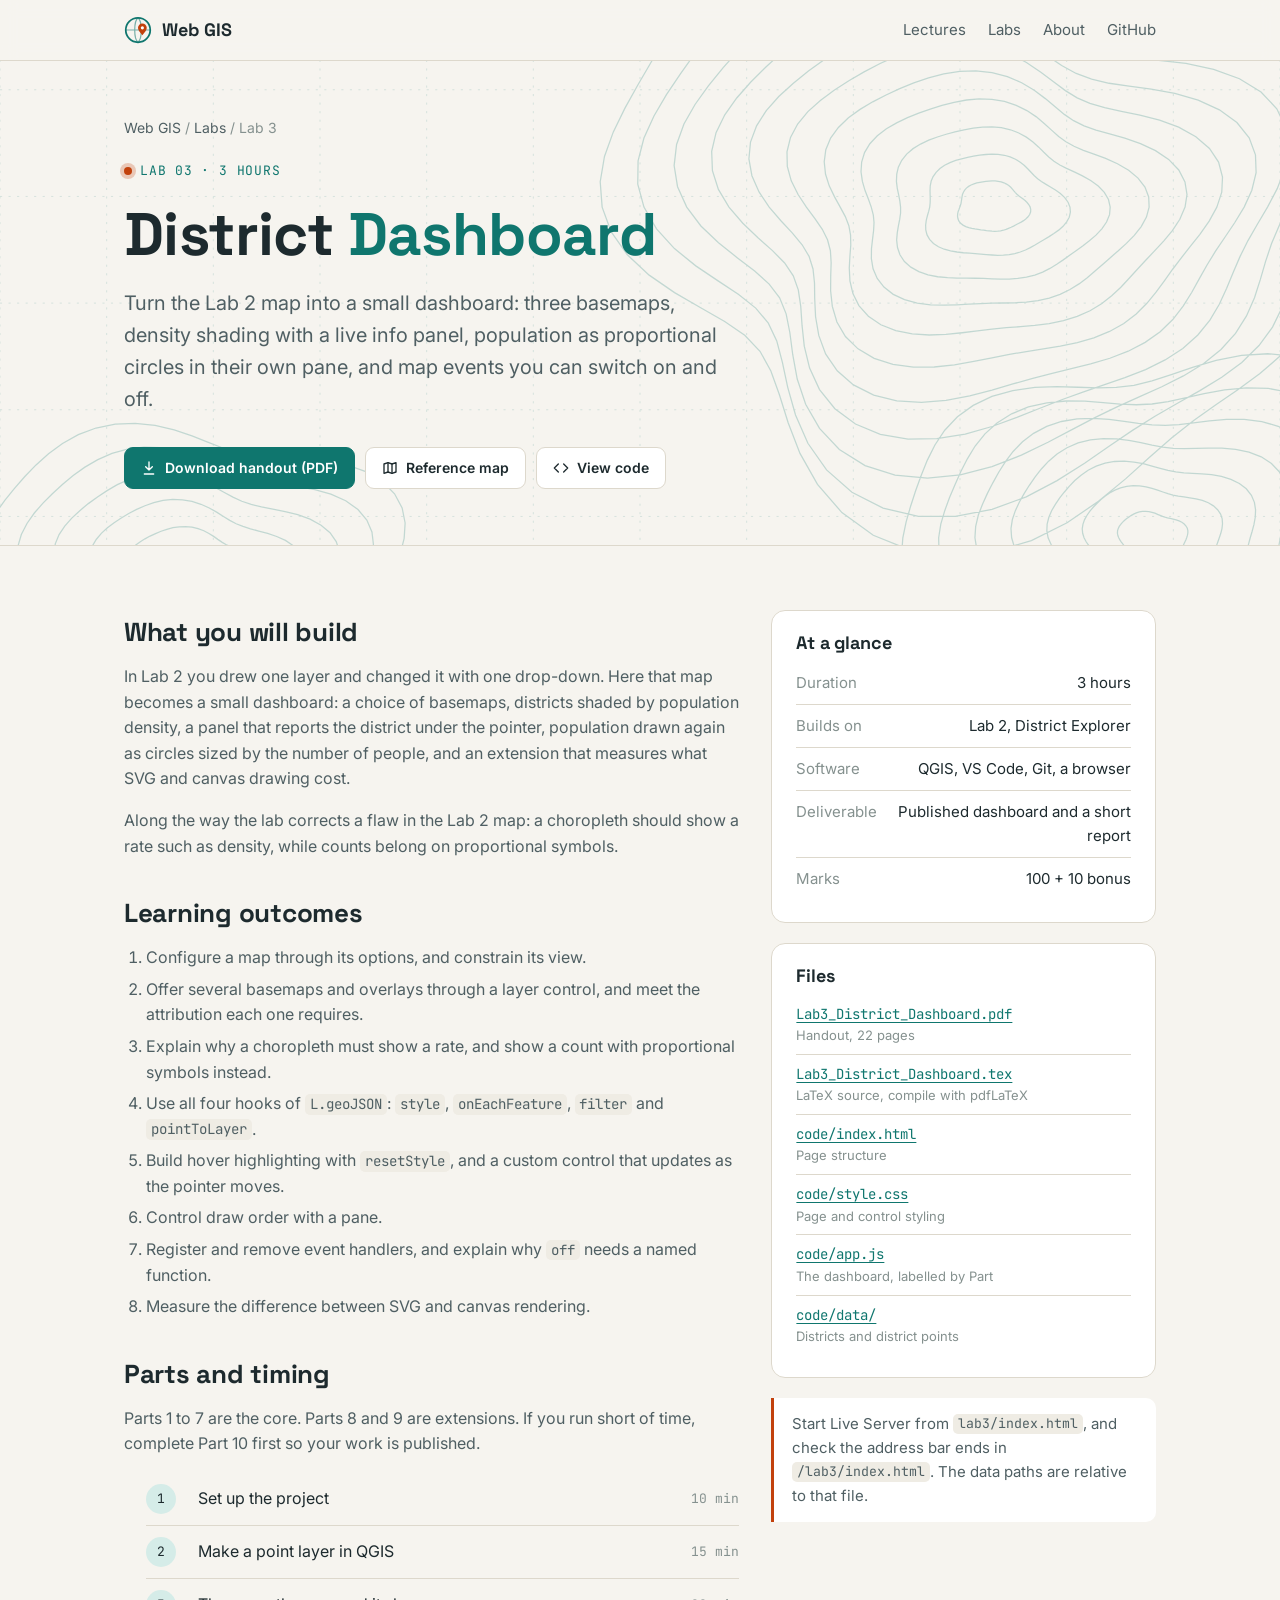
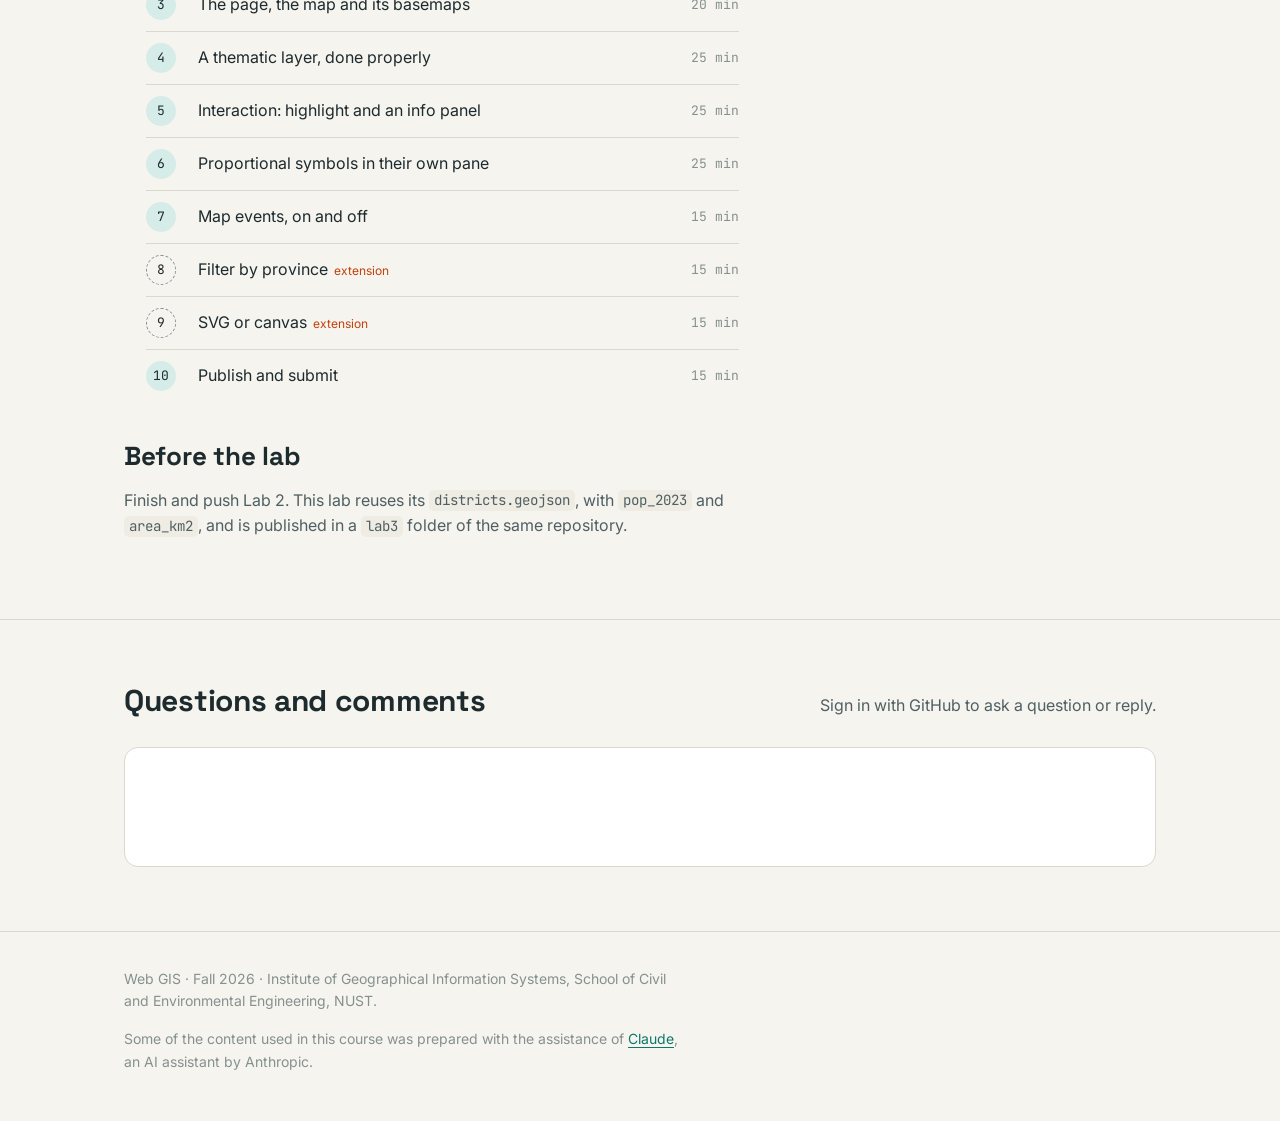
<file: Lab3/index.html>
<!DOCTYPE html>
<html lang="en">
<head>
  <meta charset="utf-8">
  <meta name="viewport" content="width=device-width, initial-scale=1">
  <title>Lab 3: District Dashboard · Web GIS</title>
  <meta name="description" content="Web GIS Lab 3: basemaps, a layer control, density shading with hover highlighting, proportional symbols in their own pane, and map events with Leaflet.">
  <link rel="icon" href="../assets/favicon.svg" type="image/svg+xml">
  <link rel="preconnect" href="https://fonts.googleapis.com">
  <link rel="preconnect" href="https://fonts.gstatic.com" crossorigin>
  <link rel="stylesheet" href="https://fonts.googleapis.com/css2?family=Inter:wght@400;500;600&family=JetBrains+Mono:wght@400;500&family=Space+Grotesk:wght@500;700&display=swap">
  <link rel="stylesheet" href="../assets/site.css">
</head>
<body>

  <header class="topbar">
    <div class="wrap">
      <a class="brand" href="../">
        <svg viewBox="0 0 32 32" aria-hidden="true"><circle cx="16" cy="16" r="14" fill="none" stroke="currentColor" stroke-width="2" style="color:var(--accent)"/><path d="M2 16h28M16 2c5 4 5 24 0 28M16 2c-5 4-5 24 0 28" fill="none" stroke="var(--accent)" stroke-width="1.4" opacity=".55"/><path d="M21 22c-3-3.5-5-6-5-8.5a5 5 0 0 1 10 0c0 2.5-2 5-5 8.5z" fill="var(--warm)"/><circle cx="21" cy="13.5" r="1.8" fill="#fff"/></svg>
        Web GIS
      </a>
      <nav class="nav">
        <a href="../#lectures">Lectures</a>
        <a href="../#labs">Labs</a>
        <a href="../#about" class="hide-sm">About</a>
        <a href="https://github.com/shahidnawazkhan/Fall2026WebGIS/tree/main/Lab3">GitHub</a>
      </nav>
    </div>
  </header>

  <div class="hero lab-hero">
    <svg class="hero-art" viewBox="0 0 1200 600" preserveAspectRatio="xMidYMid slice" aria-hidden="true"><path d="M0 0V600M100 0V600M200 0V600M300 0V600M400 0V600M500 0V600M600 0V600M700 0V600M800 0V600M900 0V600M1000 0V600M1100 0V600M1200 0V600M0 0H1200M0 100H1200M0 200H1200M0 300H1200M0 400H1200M0 500H1200M0 600H1200" fill="none" stroke="currentColor" stroke-width=".6" stroke-dasharray="2 6"/><path d="M965.8 210.0 L966.3 212.4 L966.2 214.7 L965.3 217.0 L963.8 219.1 L961.9 221.0 L959.6 222.7 L957.3 224.1 L954.8 225.4 L952.5 226.6 L950.2 227.8 L947.9 228.9 L945.5 229.9 L943.2 230.9 L940.7 231.7 L938.1 232.3 L935.4 232.6 L932.7 232.7 L930.0 232.6 L927.4 232.3 L924.8 232.0 L922.2 231.6 L919.5 231.3 L916.8 230.9 L914.0 230.5 L911.1 230.0 L908.2 229.3 L905.4 228.3 L902.8 226.9 L900.6 225.2 L899.0 223.2 L898.1 221.0 L897.7 218.7 L897.8 216.4 L898.3 214.1 L899.1 212.0 L899.8 210.0 L900.5 208.1 L901.0 206.2 L901.3 204.3 L901.6 202.3 L901.9 200.3 L902.3 198.2 L903.2 196.1 L904.4 194.1 L906.0 192.2 L908.1 190.6 L910.4 189.3 L913.1 188.3 L915.8 187.4 L918.6 186.8 L921.4 186.3 L924.3 185.9 L927.1 185.6 L930.0 185.5 L932.9 185.5 L935.8 185.8 L938.6 186.3 L941.2 187.2 L943.6 188.4 L945.7 189.8 L947.6 191.4 L949.1 193.1 L950.5 194.8 L951.9 196.4 L953.4 197.9 L955.0 199.3 L956.9 200.7 L958.9 202.2 L961.0 203.9 L962.9 205.7 L964.6 207.8Z M1003.1 210.0 L1003.5 214.8 L1002.4 219.5 L1000.0 223.9 L996.6 228.0 L992.5 231.6 L988.0 234.8 L983.5 237.7 L979.0 240.4 L974.6 243.0 L970.3 245.6 L965.9 248.0 L961.4 250.2 L956.5 252.1 L951.4 253.6 L946.1 254.6 L940.7 255.1 L935.3 255.2 L930.0 254.9 L924.7 254.5 L919.5 254.0 L914.2 253.6 L908.8 253.2 L903.1 252.8 L897.2 252.1 L891.1 251.1 L885.2 249.5 L879.8 247.2 L875.1 244.1 L871.5 240.3 L869.1 236.1 L867.9 231.5 L867.8 226.8 L868.4 222.2 L869.5 217.9 L870.7 213.8 L871.6 210.0 L872.0 206.2 L872.1 202.4 L872.0 198.5 L871.9 194.3 L872.1 190.0 L873.0 185.6 L874.8 181.4 L877.6 177.4 L881.2 173.9 L885.6 170.8 L890.6 168.3 L896.0 166.3 L901.5 164.7 L907.1 163.4 L912.7 162.3 L918.4 161.3 L924.2 160.7 L930.0 160.4 L935.8 160.6 L941.6 161.4 L947.0 163.0 L952.0 165.1 L956.5 167.9 L960.4 171.0 L963.7 174.3 L966.8 177.6 L969.7 180.6 L972.8 183.4 L976.3 186.0 L980.3 188.5 L984.8 191.1 L989.5 194.0 L994.1 197.3 L998.2 201.1 L1001.3 205.4Z M1040.8 210.0 L1040.2 217.1 L1037.4 224.0 L1033.0 230.4 L1027.5 236.3 L1021.3 241.5 L1015.0 246.4 L1008.8 250.9 L1002.8 255.2 L996.8 259.5 L990.7 263.6 L984.3 267.5 L977.5 270.9 L970.1 273.7 L962.3 275.7 L954.2 276.9 L946.1 277.5 L938.0 277.5 L930.0 277.2 L922.1 276.9 L914.1 276.7 L905.9 276.6 L897.3 276.5 L888.3 276.2 L879.1 275.3 L870.0 273.5 L861.4 270.5 L853.9 266.3 L847.9 261.0 L843.7 254.7 L841.4 247.9 L840.6 240.9 L841.2 234.0 L842.3 227.4 L843.5 221.3 L844.3 215.6 L844.3 210.0 L843.6 204.4 L842.5 198.6 L841.2 192.4 L840.4 185.9 L840.7 179.1 L842.2 172.5 L845.4 166.1 L850.0 160.3 L856.0 155.2 L863.0 150.9 L870.7 147.3 L878.8 144.3 L887.0 141.7 L895.3 139.4 L903.8 137.5 L912.4 135.9 L921.1 135.0 L930.0 134.8 L938.8 135.6 L947.3 137.5 L955.1 140.5 L962.2 144.4 L968.4 149.0 L973.8 153.8 L978.6 158.6 L983.2 163.0 L988.1 167.0 L993.6 170.5 L999.9 173.7 L1007.1 177.0 L1014.8 180.7 L1022.5 185.1 L1029.6 190.2 L1035.3 196.2 L1039.2 202.9Z M1077.3 210.0 L1074.8 219.4 L1069.9 228.3 L1063.4 236.5 L1056.0 244.0 L1048.4 250.9 L1040.9 257.4 L1033.7 263.8 L1026.6 270.0 L1019.3 276.2 L1011.6 282.0 L1003.1 287.3 L993.8 291.8 L983.7 295.3 L973.1 297.6 L962.2 299.0 L951.3 299.7 L940.6 299.9 L930.0 300.1 L919.3 300.4 L908.3 301.0 L896.9 301.6 L884.8 302.0 L872.4 301.6 L859.9 300.0 L848.0 296.7 L837.4 291.8 L828.7 285.0 L822.4 276.9 L818.5 267.8 L816.9 258.4 L817.0 249.0 L818.0 240.2 L819.0 232.0 L819.4 224.4 L818.7 217.2 L816.8 210.0 L814.1 202.5 L811.0 194.5 L808.5 185.9 L807.2 176.9 L807.8 167.8 L810.5 158.9 L815.5 150.6 L822.5 143.2 L831.0 136.6 L840.6 131.0 L850.8 126.2 L861.3 121.9 L872.1 118.1 L883.1 114.6 L894.5 111.8 L906.1 109.6 L918.0 108.6 L930.0 109.0 L941.7 111.0 L952.7 114.6 L962.7 119.5 L971.6 125.4 L979.2 131.8 L986.1 138.1 L992.5 143.8 L999.3 148.8 L1006.9 153.0 L1015.7 156.8 L1025.6 160.4 L1036.5 164.4 L1047.6 169.4 L1058.1 175.5 L1066.9 182.8 L1073.4 191.3 L1076.9 200.5Z M1111.0 210.0 L1106.1 221.4 L1099.1 232.1 L1090.9 241.9 L1082.4 251.1 L1074.1 259.8 L1066.3 268.3 L1058.6 276.7 L1050.8 285.1 L1042.2 293.1 L1032.7 300.6 L1021.9 307.2 L1009.9 312.5 L997.0 316.5 L983.6 319.2 L970.1 320.9 L956.7 322.1 L943.4 323.1 L930.0 324.4 L916.3 326.1 L902.0 327.8 L886.8 329.3 L871.1 329.9 L855.2 328.9 L839.8 325.8 L825.8 320.3 L814.1 312.3 L805.2 302.4 L799.6 291.1 L796.8 279.1 L796.2 267.2 L796.8 256.0 L797.6 245.7 L797.4 236.3 L795.8 227.5 L792.5 218.9 L787.7 210.0 L782.4 200.4 L777.4 190.1 L773.9 179.0 L772.7 167.6 L774.2 156.2 L778.7 145.3 L786.0 135.3 L795.4 126.3 L806.3 118.4 L818.2 111.3 L830.7 104.9 L843.5 99.0 L856.7 93.6 L870.5 88.9 L884.8 85.1 L899.7 82.8 L914.9 82.3 L930.0 83.9 L944.4 87.7 L957.8 93.4 L969.6 100.5 L980.0 108.3 L989.2 116.0 L997.8 123.1 L1006.5 129.0 L1016.3 133.8 L1027.5 137.8 L1040.3 141.4 L1054.5 145.4 L1069.2 150.5 L1083.3 157.1 L1095.6 165.3 L1105.1 175.2 L1110.9 186.4 L1112.8 198.2Z M1140.8 210.0 L1133.6 223.2 L1124.9 235.5 L1115.9 246.9 L1107.3 257.8 L1099.2 268.5 L1091.6 279.1 L1083.8 289.8 L1075.2 300.2 L1065.2 310.2 L1053.6 319.1 L1040.2 326.6 L1025.5 332.6 L1010.0 337.0 L994.0 340.3 L978.1 342.9 L962.2 345.4 L946.3 348.1 L930.0 351.3 L912.9 354.7 L894.8 357.9 L875.8 359.9 L856.3 360.1 L837.1 357.5 L819.5 351.8 L804.4 342.9 L792.6 331.3 L784.6 317.7 L780.3 303.1 L778.7 288.5 L778.8 274.7 L779.2 262.1 L778.5 250.9 L775.8 240.6 L770.9 230.8 L764.0 220.8 L756.0 210.0 L748.2 198.2 L741.8 185.4 L738.1 171.9 L737.8 158.2 L741.1 144.7 L747.8 132.1 L757.4 120.5 L769.1 110.0 L782.0 100.4 L795.8 91.5 L810.1 83.2 L825.1 75.4 L840.8 68.3 L857.4 62.3 L875.0 58.0 L893.4 56.1 L911.9 56.8 L930.0 60.3 L947.0 66.4 L962.3 74.4 L975.8 83.5 L987.7 92.5 L998.8 100.8 L1009.8 107.6 L1021.8 112.8 L1035.6 116.8 L1051.3 120.2 L1068.7 123.8 L1087.1 128.5 L1105.0 135.1 L1121.1 144.0 L1133.9 155.0 L1142.4 167.8 L1146.1 181.8 L1145.4 196.0Z M1166.4 210.0 L1157.5 224.7 L1148.2 238.5 L1139.4 251.6 L1131.6 264.3 L1124.4 277.1 L1117.2 290.1 L1109.2 302.9 L1099.5 315.4 L1087.7 326.8 L1073.6 336.8 L1057.7 345.1 L1040.5 351.7 L1022.5 357.0 L1004.4 361.4 L986.4 365.8 L968.2 370.5 L949.6 375.8 L930.0 381.6 L909.1 387.0 L886.9 391.2 L863.8 393.1 L840.8 391.6 L819.1 386.2 L800.1 376.7 L784.9 363.5 L774.0 347.7 L767.6 330.3 L764.6 312.8 L763.8 296.2 L763.6 281.2 L762.2 268.0 L758.5 256.2 L752.0 245.3 L742.9 234.4 L732.1 222.8 L721.1 210.0 L711.6 195.8 L704.9 180.6 L702.1 164.8 L703.6 149.0 L709.3 133.8 L718.4 119.5 L730.1 106.3 L743.5 94.1 L757.9 82.5 L773.1 71.5 L789.0 60.9 L806.0 51.0 L824.4 42.3 L844.3 35.6 L865.4 31.5 L887.3 30.7 L909.1 33.4 L930.0 39.4 L949.2 47.9 L966.2 57.8 L981.4 67.9 L995.3 77.2 L1008.9 84.7 L1023.4 90.1 L1039.8 93.9 L1058.5 96.6 L1079.3 99.4 L1101.4 103.5 L1123.3 109.8 L1143.2 118.8 L1159.6 130.7 L1171.1 145.0 L1177.0 161.0 L1177.6 177.7 L1173.6 194.2Z M1188.3 210.0 L1178.8 226.1 L1170.0 241.4 L1162.6 256.2 L1156.2 271.0 L1150.0 286.0 L1143.1 301.1 L1134.3 316.0 L1123.0 329.9 L1108.9 342.5 L1092.3 353.3 L1074.0 362.3 L1054.6 369.9 L1034.9 376.7 L1015.2 383.4 L995.3 390.6 L974.9 398.6 L953.3 407.2 L930.0 415.7 L904.9 422.8 L878.3 427.1 L851.3 427.5 L825.3 423.0 L802.0 413.4 L782.7 399.0 L768.3 381.1 L759.0 360.9 L754.0 340.4 L751.9 320.7 L750.7 303.0 L748.4 287.6 L743.7 274.4 L735.6 262.4 L724.2 250.8 L710.6 238.7 L696.4 225.1 L683.4 210.0 L673.5 193.4 L667.9 175.8 L667.2 157.8 L671.3 140.2 L679.5 123.5 L690.7 107.7 L703.9 92.7 L718.3 78.4 L733.6 64.5 L749.8 50.9 L767.3 37.9 L786.7 26.1 L808.2 16.4 L831.6 9.8 L856.5 6.9 L881.9 8.1 L906.8 13.3 L930.0 21.7 L951.0 32.0 L969.8 42.8 L986.9 52.7 L1003.5 60.5 L1020.7 65.9 L1039.9 69.0 L1061.6 70.8 L1085.9 72.4 L1111.8 75.3 L1137.8 80.8 L1162.0 89.7 L1182.2 102.1 L1197.0 117.8 L1205.5 135.7 L1207.6 154.9 L1204.5 174.2 L1197.4 192.7Z M1207.9 210.0 L1199.2 227.4 L1192.1 244.2 L1186.5 260.9 L1181.6 277.8 L1176.1 295.0 L1168.6 312.0 L1158.3 328.4 L1144.7 343.5 L1128.2 356.8 L1109.4 368.3 L1089.2 378.4 L1068.5 387.7 L1047.7 397.0 L1026.9 407.2 L1005.4 418.4 L982.5 430.5 L957.5 442.6 L930.0 453.4 L900.3 461.1 L869.5 464.1 L839.1 461.3 L811.0 452.3 L786.9 437.3 L768.3 417.5 L755.3 394.8 L747.4 371.2 L743.2 348.4 L740.5 327.8 L737.0 310.1 L730.9 295.1 L721.1 282.2 L707.5 270.0 L691.1 257.4 L673.6 243.5 L657.1 227.7 L643.8 210.0 L635.2 190.9 L632.0 171.1 L634.3 151.3 L641.2 132.1 L651.6 113.8 L664.1 96.3 L678.0 79.3 L692.8 62.6 L708.6 46.0 L725.9 29.8 L745.4 14.7 L767.7 1.7 L792.8 -8.0 L820.1 -13.6 L848.8 -14.4 L877.5 -10.6 L904.9 -2.9 L930.0 7.2 L952.7 18.1 L973.3 28.1 L993.0 35.9 L1013.2 40.7 L1035.3 42.7 L1060.2 43.0 L1088.0 42.8 L1118.0 44.1 L1148.4 48.3 L1177.0 56.5 L1201.5 69.2 L1220.0 86.0 L1231.4 105.9 L1235.6 127.6 L1233.5 149.8 L1226.8 171.2 L1217.6 191.4Z M1227.1 210.0 L1220.4 228.8 L1215.7 247.3 L1212.0 266.0 L1208.0 284.9 L1202.0 304.0 L1193.0 322.5 L1180.3 339.8 L1164.2 355.6 L1145.4 369.5 L1124.9 382.1 L1103.9 393.9 L1082.8 406.1 L1061.7 419.3 L1040.1 434.0 L1016.8 450.1 L991.0 466.4 L962.1 481.6 L930.0 493.4 L895.7 500.0 L861.0 499.9 L827.9 492.2 L798.7 477.3 L774.9 456.4 L757.4 431.4 L745.8 404.9 L738.5 379.0 L733.5 355.5 L728.2 335.4 L720.3 318.8 L708.5 304.7 L692.5 292.0 L673.2 279.2 L652.3 265.1 L632.3 248.9 L615.5 230.4 L603.7 210.0 L597.9 188.5 L598.2 166.7 L603.7 145.2 L613.1 124.6 L624.8 104.6 L637.9 85.1 L651.7 65.7 L666.5 46.2 L682.9 27.0 L701.8 8.6 L724.1 -7.8 L750.1 -20.9 L779.3 -29.5 L810.7 -32.8 L842.8 -31.0 L874.2 -24.6 L903.4 -15.2 L930.0 -4.8 L954.2 4.8 L977.2 11.9 L1000.4 15.5 L1025.4 15.8 L1053.5 13.9 L1084.9 11.2 L1119.0 10.1 L1154.0 12.3 L1187.4 19.3 L1216.7 31.8 L1239.6 49.4 L1254.6 71.2 L1261.3 95.6 L1260.8 120.8 L1254.8 145.5 L1245.7 168.8 L1235.9 190.2Z M1248.2 210.0 L1244.2 230.4 L1241.7 250.7 L1239.1 271.3 L1234.7 292.1 L1227.0 312.6 L1215.3 332.0 L1199.8 349.9 L1181.2 366.1 L1160.8 381.0 L1139.9 395.3 L1119.1 410.1 L1098.6 426.3 L1077.7 444.6 L1055.2 464.8 L1029.8 485.8 L1000.4 505.9 L966.9 522.6 L930.0 533.6 L891.4 537.0 L853.4 531.6 L818.7 517.7 L789.3 496.4 L766.4 469.9 L750.0 440.9 L738.9 412.2 L730.7 386.0 L722.7 363.6 L712.5 345.2 L698.2 330.2 L679.4 317.2 L656.9 304.3 L632.4 290.2 L608.6 273.8 L588.1 254.7 L572.9 233.1 L564.5 210.0 L562.7 186.2 L566.7 162.5 L575.0 139.5 L585.9 117.2 L598.1 95.3 L610.8 73.5 L624.2 51.4 L639.2 29.3 L657.0 7.8 L678.6 -11.9 L704.7 -28.3 L735.1 -40.1 L768.7 -46.3 L803.9 -46.7 L838.8 -42.1 L871.9 -34.0 L902.3 -24.5 L930.0 -16.0 L956.0 -10.2 L982.0 -8.3 L1009.7 -10.4 L1040.8 -15.4 L1075.6 -21.4 L1113.8 -25.8 L1153.6 -26.5 L1192.2 -21.5 L1226.9 -9.9 L1254.8 8.1 L1274.2 31.5 L1284.3 58.5 L1286.1 87.0 L1281.4 115.3 L1272.9 141.9 L1263.2 166.5 L1254.5 189.0Z M1112.5 520.0 L1111.7 522.1 L1110.8 524.0 L1109.9 525.9 L1109.1 527.8 L1108.2 529.7 L1107.1 531.6 L1105.9 533.4 L1104.4 535.2 L1102.6 536.7 L1100.5 538.1 L1098.2 539.3 L1095.8 540.3 L1093.3 541.2 L1090.8 542.0 L1088.2 542.7 L1085.6 543.5 L1082.9 544.3 L1080.0 544.9 L1077.0 545.5 L1073.9 545.8 L1070.7 545.7 L1067.7 545.1 L1064.8 544.1 L1062.3 542.7 L1060.3 540.9 L1058.7 538.8 L1057.5 536.7 L1056.7 534.5 L1056.0 532.5 L1055.3 530.6 L1054.5 528.8 L1053.6 527.1 L1052.4 525.5 L1051.1 523.8 L1049.9 522.0 L1048.8 520.0 L1048.0 517.9 L1047.6 515.8 L1047.7 513.6 L1048.3 511.5 L1049.3 509.4 L1050.7 507.5 L1052.3 505.6 L1054.1 503.9 L1056.0 502.2 L1058.1 500.7 L1060.3 499.2 L1062.7 497.8 L1065.3 496.7 L1068.1 495.8 L1071.1 495.3 L1074.1 495.3 L1077.1 495.5 L1080.0 496.2 L1082.7 497.0 L1085.2 498.0 L1087.6 499.0 L1089.9 499.9 L1092.1 500.7 L1094.5 501.4 L1097.1 501.9 L1099.8 502.5 L1102.6 503.3 L1105.4 504.2 L1108.0 505.5 L1110.2 507.1 L1111.9 509.0 L1113.1 511.1 L1113.6 513.3 L1113.6 515.6 L1113.2 517.8Z M1143.1 520.0 L1141.7 524.0 L1140.3 527.9 L1139.0 531.7 L1137.6 535.5 L1136.1 539.4 L1134.1 543.1 L1131.6 546.7 L1128.4 550.1 L1124.7 553.1 L1120.6 555.8 L1116.1 558.1 L1111.4 560.2 L1106.6 562.2 L1101.7 564.2 L1096.7 566.1 L1091.5 568.2 L1085.9 570.1 L1080.0 571.7 L1073.8 572.8 L1067.3 573.2 L1061.0 572.5 L1055.0 570.9 L1049.6 568.3 L1045.1 564.8 L1041.5 560.7 L1038.8 556.4 L1036.7 552.0 L1035.1 547.9 L1033.5 544.1 L1031.7 540.6 L1029.5 537.4 L1026.9 534.3 L1024.0 531.1 L1021.1 527.7 L1018.4 524.0 L1016.3 520.0 L1015.0 515.8 L1014.6 511.5 L1015.3 507.2 L1016.8 503.0 L1019.1 498.9 L1021.8 495.1 L1024.9 491.4 L1028.3 487.9 L1031.9 484.4 L1035.9 481.1 L1040.3 478.0 L1045.2 475.3 L1050.5 473.2 L1056.3 471.8 L1062.3 471.1 L1068.4 471.3 L1074.4 472.2 L1080.0 473.7 L1085.3 475.4 L1090.2 477.1 L1094.9 478.7 L1099.7 480.0 L1104.6 480.9 L1109.9 481.7 L1115.5 482.5 L1121.3 483.5 L1127.2 485.0 L1132.8 487.2 L1137.6 490.1 L1141.5 493.7 L1144.3 497.8 L1145.8 502.3 L1146.1 506.9 L1145.6 511.4 L1144.5 515.8Z M1172.1 520.0 L1170.5 525.9 L1169.1 531.6 L1167.6 537.4 L1166.0 543.2 L1163.7 548.9 L1160.7 554.5 L1156.7 559.8 L1151.8 564.6 L1146.1 569.0 L1139.9 572.9 L1133.4 576.5 L1126.7 580.0 L1120.0 583.5 L1113.0 587.1 L1105.6 590.8 L1097.7 594.5 L1089.2 597.8 L1080.0 600.4 L1070.3 601.8 L1060.6 601.6 L1051.1 599.8 L1042.5 596.4 L1035.0 591.5 L1028.9 585.6 L1024.2 579.1 L1020.5 572.5 L1017.5 566.3 L1014.8 560.6 L1011.7 555.4 L1008.1 550.8 L1003.7 546.3 L998.9 541.9 L993.9 537.1 L989.2 531.9 L985.3 526.1 L982.6 520.0 L981.4 513.6 L981.7 507.2 L983.3 500.8 L985.9 494.6 L989.4 488.7 L993.3 482.9 L997.7 477.3 L1002.4 471.8 L1007.6 466.4 L1013.5 461.3 L1020.1 456.7 L1027.7 452.9 L1036.0 450.1 L1044.9 448.5 L1054.0 448.2 L1063.1 449.0 L1071.8 450.6 L1080.0 452.8 L1087.7 454.9 L1095.0 456.8 L1102.3 458.2 L1109.9 459.1 L1118.0 459.6 L1126.7 460.1 L1135.8 460.9 L1145.1 462.5 L1154.0 465.2 L1161.9 469.1 L1168.4 474.1 L1173.2 480.2 L1176.0 486.8 L1177.1 493.8 L1176.8 500.8 L1175.6 507.5 L1173.9 513.9Z M1200.3 520.0 L1198.9 527.7 L1197.7 535.4 L1196.3 543.1 L1194.2 550.8 L1191.0 558.3 L1186.6 565.6 L1180.9 572.3 L1174.1 578.5 L1166.6 584.1 L1158.6 589.4 L1150.5 594.6 L1142.3 599.9 L1133.9 605.5 L1124.9 611.4 L1115.2 617.4 L1104.5 622.9 L1092.7 627.5 L1080.0 630.6 L1066.8 631.6 L1053.8 630.2 L1041.5 626.4 L1030.7 620.4 L1021.5 612.9 L1014.2 604.4 L1008.5 595.7 L1003.7 587.3 L999.3 579.8 L994.7 573.0 L989.3 567.1 L983.0 561.5 L975.9 556.0 L968.5 550.1 L961.4 543.5 L955.4 536.3 L950.9 528.4 L948.4 520.0 L947.8 511.4 L949.1 502.9 L951.9 494.6 L955.7 486.5 L960.1 478.6 L965.0 470.8 L970.3 463.1 L976.3 455.5 L983.1 448.2 L991.0 441.5 L1000.3 435.6 L1010.7 431.1 L1022.2 428.2 L1034.3 427.0 L1046.5 427.3 L1058.3 428.8 L1069.5 430.9 L1080.0 433.2 L1090.0 435.0 L1100.0 436.1 L1110.2 436.5 L1121.2 436.2 L1133.0 435.9 L1145.5 435.9 L1158.4 437.1 L1170.9 439.7 L1182.4 444.1 L1192.0 450.4 L1199.3 458.1 L1204.1 466.9 L1206.4 476.4 L1206.6 485.9 L1205.6 495.1 L1203.8 503.8 L1201.9 512.1Z M1228.5 520.0 L1227.8 529.6 L1226.8 539.2 L1225.1 548.8 L1222.1 558.3 L1217.5 567.5 L1211.3 576.2 L1203.7 584.2 L1195.2 591.6 L1186.2 598.7 L1177.1 605.7 L1167.9 613.0 L1158.6 620.8 L1148.7 629.1 L1137.8 637.7 L1125.6 646.0 L1111.7 653.2 L1096.4 658.5 L1080.0 661.3 L1063.4 660.9 L1047.3 657.3 L1032.7 650.8 L1020.1 642.0 L1009.6 631.8 L1001.2 621.1 L994.2 610.8 L987.7 601.5 L981.1 593.3 L973.6 586.1 L964.9 579.7 L955.3 573.3 L945.1 566.6 L935.3 559.0 L926.7 550.4 L920.0 540.9 L915.7 530.6 L914.0 520.0 L914.7 509.3 L917.2 498.7 L921.1 488.5 L925.7 478.4 L930.8 468.5 L936.3 458.6 L942.6 448.7 L949.8 439.1 L958.6 430.0 L969.0 422.1 L981.3 415.6 L995.1 411.0 L1009.8 408.6 L1025.0 408.0 L1039.8 409.0 L1054.0 410.8 L1067.3 412.8 L1080.0 414.2 L1092.4 414.6 L1105.3 413.9 L1118.9 412.3 L1133.8 410.5 L1149.8 409.1 L1166.5 409.1 L1183.0 411.1 L1198.3 415.5 L1211.6 422.5 L1222.0 431.7 L1229.2 442.6 L1233.3 454.5 L1234.6 466.6 L1234.1 478.4 L1232.6 489.7 L1230.9 500.3 L1229.5 510.3Z M1257.7 520.0 L1257.5 531.5 L1256.5 543.0 L1253.8 554.5 L1249.3 565.7 L1242.8 576.2 L1234.7 586.2 L1225.4 595.4 L1215.6 604.3 L1205.8 613.1 L1196.1 622.5 L1186.4 632.5 L1176.2 643.4 L1164.9 654.8 L1151.8 666.1 L1136.6 676.4 L1119.2 684.5 L1100.0 689.6 L1080.0 690.8 L1060.2 688.0 L1041.6 681.5 L1025.1 671.9 L1011.0 660.3 L999.4 648.0 L989.6 636.0 L980.6 625.2 L971.5 615.8 L961.5 607.8 L950.1 600.7 L937.5 593.9 L924.2 586.6 L911.2 578.3 L899.5 568.7 L890.0 557.7 L883.6 545.7 L880.3 532.9 L880.0 520.0 L882.0 507.2 L885.7 494.6 L890.2 482.3 L895.3 470.2 L900.7 458.1 L906.9 446.0 L914.2 434.0 L923.4 422.6 L934.7 412.4 L948.4 403.8 L964.1 397.4 L981.4 393.5 L999.3 391.8 L1017.1 392.0 L1034.2 393.3 L1050.2 394.7 L1065.3 395.3 L1080.0 394.6 L1095.1 392.4 L1111.2 388.9 L1128.9 384.9 L1148.1 381.3 L1168.5 379.4 L1189.1 380.0 L1208.7 383.8 L1226.1 391.0 L1240.3 401.3 L1250.6 413.9 L1257.1 428.1 L1260.2 442.9 L1260.9 457.5 L1260.1 471.4 L1259.0 484.5 L1258.1 496.7 L1257.7 508.5Z M1288.4 520.0 L1288.3 533.5 L1286.3 547.0 L1282.1 560.1 L1275.5 572.7 L1266.9 584.5 L1256.9 595.7 L1246.4 606.3 L1236.1 617.0 L1226.2 628.3 L1216.5 640.5 L1206.6 654.0 L1195.6 668.3 L1182.5 682.8 L1166.6 696.3 L1147.9 707.7 L1126.5 715.5 L1103.5 718.9 L1080.0 717.5 L1057.4 711.4 L1036.8 701.5 L1018.9 689.0 L1003.6 675.4 L990.5 662.1 L978.6 650.1 L966.7 639.8 L953.9 631.4 L939.4 624.1 L923.4 617.3 L906.5 610.0 L889.7 601.4 L874.4 591.0 L861.7 578.9 L852.5 565.2 L847.1 550.4 L845.3 535.2 L846.4 520.0 L849.5 505.1 L853.7 490.4 L858.4 476.0 L863.6 461.6 L869.4 447.2 L876.5 433.0 L885.7 419.2 L897.6 406.6 L912.4 395.9 L929.9 387.5 L949.5 382.0 L970.2 379.1 L990.8 378.4 L1010.7 378.9 L1029.2 379.5 L1046.5 379.1 L1063.1 377.1 L1080.0 372.9 L1098.1 367.0 L1118.0 360.2 L1140.1 353.8 L1164.0 349.1 L1188.6 347.5 L1212.6 349.9 L1234.5 356.5 L1253.0 367.3 L1267.2 381.4 L1276.9 397.6 L1282.5 415.0 L1285.0 432.3 L1285.7 449.0 L1285.6 464.6 L1285.8 479.2 L1286.5 493.0 L1287.6 506.5Z M215.9 560.0 L215.3 562.3 L214.2 564.5 L212.8 566.5 L211.1 568.4 L209.4 570.2 L207.7 571.9 L206.0 573.5 L204.3 575.1 L202.5 576.6 L200.5 578.1 L198.4 579.4 L196.0 580.5 L193.5 581.4 L190.8 582.0 L188.1 582.4 L185.4 582.7 L182.7 582.8 L180.0 582.9 L177.3 582.9 L174.5 583.0 L171.6 583.1 L168.7 583.1 L165.6 582.8 L162.7 582.3 L159.8 581.3 L157.3 580.0 L155.2 578.4 L153.6 576.4 L152.6 574.2 L152.0 572.0 L151.8 569.7 L151.8 567.6 L151.8 565.6 L151.7 563.7 L151.4 561.9 L150.9 560.0 L150.3 558.1 L149.7 556.0 L149.3 553.9 L149.2 551.7 L149.6 549.5 L150.4 547.3 L151.7 545.3 L153.5 543.5 L155.6 541.9 L157.9 540.5 L160.4 539.3 L163.0 538.2 L165.7 537.2 L168.4 536.4 L171.2 535.6 L174.1 535.1 L177.0 534.9 L180.0 535.0 L182.9 535.4 L185.7 536.3 L188.2 537.4 L190.5 538.7 L192.5 540.1 L194.4 541.6 L196.2 542.9 L198.0 544.1 L200.0 545.2 L202.2 546.2 L204.6 547.3 L207.1 548.4 L209.6 549.8 L211.9 551.4 L213.8 553.3 L215.1 555.4 L215.8 557.7Z M250.7 560.0 L248.9 564.5 L246.5 568.7 L243.6 572.6 L240.6 576.3 L237.6 579.9 L234.7 583.4 L231.7 586.8 L228.6 590.2 L225.1 593.4 L221.2 596.4 L216.8 599.0 L212.0 601.1 L206.9 602.7 L201.6 603.9 L196.2 604.7 L190.8 605.3 L185.4 605.8 L180.0 606.4 L174.5 606.9 L168.7 607.5 L162.7 607.8 L156.5 607.8 L150.4 607.1 L144.5 605.6 L139.1 603.3 L134.6 600.1 L131.1 596.2 L128.6 591.9 L127.2 587.4 L126.5 582.9 L126.2 578.6 L126.0 574.6 L125.5 570.8 L124.6 567.2 L123.2 563.7 L121.5 560.0 L119.7 556.1 L118.2 551.9 L117.3 547.5 L117.2 543.1 L118.2 538.7 L120.3 534.5 L123.2 530.6 L127.0 527.0 L131.2 523.9 L135.9 521.0 L140.7 518.4 L145.8 516.1 L151.0 513.9 L156.4 512.1 L162.1 510.6 L168.0 509.7 L174.0 509.5 L180.0 510.1 L185.7 511.4 L191.1 513.4 L195.9 516.0 L200.3 518.7 L204.2 521.5 L208.0 524.1 L211.8 526.3 L215.9 528.3 L220.5 530.0 L225.5 531.7 L230.8 533.6 L236.2 536.0 L241.2 538.9 L245.6 542.3 L248.8 546.3 L250.8 550.8 L251.3 555.4Z M283.3 560.0 L280.2 566.5 L276.5 572.6 L272.6 578.4 L268.7 583.9 L265.0 589.4 L261.3 594.8 L257.4 600.1 L252.9 605.3 L247.8 610.2 L241.9 614.6 L235.2 618.4 L227.9 621.4 L220.1 623.7 L212.2 625.5 L204.2 627.0 L196.3 628.4 L188.2 629.8 L180.0 631.3 L171.4 632.8 L162.4 634.0 L153.0 634.6 L143.5 634.2 L134.3 632.6 L125.8 629.5 L118.5 625.1 L112.7 619.4 L108.5 613.0 L105.8 606.1 L104.4 599.2 L103.6 592.7 L103.0 586.6 L101.9 581.1 L100.1 575.9 L97.5 570.8 L94.3 565.6 L90.8 560.0 L87.6 554.0 L85.2 547.6 L84.1 541.0 L84.5 534.3 L86.6 527.7 L90.2 521.6 L95.0 515.9 L100.7 510.7 L107.0 505.9 L113.7 501.5 L120.7 497.3 L128.1 493.4 L135.9 490.0 L144.2 487.1 L152.9 485.0 L161.9 484.1 L171.1 484.4 L180.0 485.9 L188.4 488.6 L196.2 492.1 L203.1 496.0 L209.5 500.0 L215.4 503.7 L221.4 506.9 L227.8 509.4 L234.8 511.6 L242.6 513.7 L250.9 515.9 L259.4 518.8 L267.6 522.5 L274.7 527.3 L280.3 532.9 L284.0 539.4 L285.6 546.2 L285.3 553.2Z M313.2 560.0 L308.9 568.4 L304.3 576.2 L300.0 583.8 L295.9 591.2 L291.9 598.7 L287.8 606.1 L283.0 613.4 L277.2 620.4 L270.3 626.9 L262.2 632.5 L253.1 637.3 L243.3 641.2 L233.1 644.4 L222.8 647.1 L212.5 649.8 L202.0 652.6 L191.3 655.5 L180.0 658.4 L168.1 661.1 L155.5 662.9 L142.6 663.3 L129.9 662.0 L117.9 658.6 L107.4 653.2 L98.8 645.9 L92.4 637.3 L88.1 628.0 L85.6 618.7 L84.1 609.7 L82.8 601.6 L81.1 594.2 L78.3 587.4 L74.3 581.0 L69.2 574.5 L63.7 567.5 L58.3 560.0 L53.9 551.8 L51.1 543.2 L50.4 534.3 L51.9 525.5 L55.4 517.0 L60.7 509.0 L67.3 501.6 L74.8 494.6 L82.8 488.0 L91.4 481.7 L100.4 475.8 L110.0 470.2 L120.5 465.5 L131.7 461.8 L143.7 459.6 L156.0 459.1 L168.2 460.3 L180.0 463.2 L190.9 467.4 L200.9 472.3 L209.9 477.3 L218.4 481.9 L226.7 485.8 L235.5 488.8 L245.1 491.1 L255.8 493.1 L267.3 495.4 L279.1 498.4 L290.7 502.6 L301.0 508.3 L309.4 515.3 L315.2 523.6 L318.2 532.6 L318.5 541.9 L316.6 551.1Z M340.3 560.0 L335.3 570.1 L330.7 579.7 L326.6 589.1 L322.8 598.5 L318.9 608.0 L314.2 617.4 L308.4 626.6 L301.0 635.2 L292.0 643.0 L281.6 649.7 L270.2 655.4 L258.2 660.4 L246.0 664.8 L233.6 669.2 L221.1 673.8 L208.2 678.6 L194.6 683.6 L180.0 688.3 L164.4 691.9 L148.1 693.9 L131.7 693.5 L116.0 690.2 L101.8 684.2 L90.0 675.5 L80.8 664.9 L74.4 653.2 L70.3 641.2 L67.7 629.8 L65.5 619.4 L62.9 610.1 L58.9 601.8 L53.4 594.1 L46.4 586.5 L38.5 578.5 L30.6 569.7 L23.8 560.0 L18.9 549.6 L16.5 538.6 L16.9 527.6 L20.0 516.9 L25.3 506.6 L32.2 496.8 L40.3 487.5 L49.1 478.7 L58.5 470.0 L68.6 461.7 L79.6 453.8 L91.7 446.7 L105.0 440.9 L119.5 436.9 L134.8 435.1 L150.4 435.6 L165.6 438.3 L180.0 442.7 L193.2 448.2 L205.2 453.9 L216.5 459.2 L227.4 463.5 L238.8 466.6 L251.2 468.7 L264.8 470.3 L279.6 472.1 L295.1 474.8 L310.2 479.1 L324.1 485.3 L335.6 493.5 L343.9 503.4 L348.7 514.5 L350.1 526.2 L348.5 538.0 L345.0 549.3Z M365.3 560.0 L360.6 571.7 L356.6 583.1 L353.2 594.4 L349.8 605.8 L345.8 617.3 L340.3 628.6 L333.0 639.4 L323.7 649.3 L312.5 658.1 L300.0 665.9 L286.6 672.8 L272.9 679.2 L259.1 685.6 L245.1 692.4 L230.5 699.7 L215.1 707.3 L198.3 714.6 L180.0 720.8 L160.5 725.0 L140.5 726.1 L120.8 723.7 L102.6 717.5 L86.9 707.8 L74.4 695.5 L65.2 681.4 L59.0 666.9 L54.7 652.8 L51.2 640.0 L47.4 628.8 L42.0 619.0 L34.8 610.2 L25.6 601.6 L15.3 592.7 L4.7 582.9 L-4.9 572.0 L-12.3 560.0 L-16.7 547.3 L-17.7 534.2 L-15.6 521.2 L-10.7 508.6 L-3.7 496.5 L4.5 484.9 L13.6 473.7 L23.3 462.6 L33.8 451.7 L45.5 441.2 L58.6 431.6 L73.4 423.3 L90.0 417.1 L108.0 413.5 L126.7 412.7 L145.4 414.7 L163.3 418.9 L180.0 424.5 L195.3 430.6 L209.5 436.1 L223.2 440.5 L237.4 443.3 L252.6 444.7 L269.3 445.4 L287.6 446.2 L306.8 448.1 L325.9 451.9 L343.6 458.3 L358.6 467.3 L369.9 478.8 L377.0 492.0 L379.8 506.1 L378.9 520.5 L375.4 534.5 L370.6 547.7Z" fill="none" stroke="currentColor" stroke-width="1.2"/></svg>
    <div class="wrap">
      <div class="crumbs"><a href="../">Web GIS</a> / <a href="../#labs">Labs</a> / Lab 3</div>
      <div class="eyebrow">Lab 03 · 3 hours</div>
      <h1>District <span>Dashboard</span></h1>
      <p class="lede">
        Turn the Lab 2 map into a small dashboard: three basemaps, density
        shading with a live info panel, population as proportional
        circles in their own pane, and map events you can switch on and off.
      </p>
      <div class="actions">
        <a class="btn primary" href="Lab3_District_Dashboard.pdf">
          <svg viewBox="0 0 24 24" fill="none" stroke="currentColor" stroke-width="2" stroke-linecap="round" stroke-linejoin="round" aria-hidden="true"><path d="M12 3v12m0 0l-5-5m5 5l5-5M5 21h14"/></svg>
          Download handout (PDF)
        </a>
        <a class="btn" href="code/">
          <svg viewBox="0 0 24 24" fill="none" stroke="currentColor" stroke-width="2" stroke-linecap="round" stroke-linejoin="round" aria-hidden="true"><path d="M9 4L3 6v14l6-2 6 2 6-2V4l-6 2z"/><path d="M9 4v14M15 6v14"/></svg>
          Reference map
        </a>
        <a class="btn" href="https://github.com/shahidnawazkhan/Fall2026WebGIS/tree/main/Lab3/code">
          <svg viewBox="0 0 24 24" fill="none" stroke="currentColor" stroke-width="2" stroke-linecap="round" stroke-linejoin="round" aria-hidden="true"><path d="M16 18l6-6-6-6M8 6l-6 6 6 6"/></svg>
          View code
        </a>
      </div>
    </div>
  </div>

  <main>
    <section>
      <div class="wrap two-col">
        <div class="prose">
          <h2>What you will build</h2>
          <p>
            In Lab 2 you drew one layer and changed it with one drop-down.
            Here that map becomes a small dashboard: a choice of basemaps,
            districts shaded by population density, a panel that reports
            the district under the pointer, population drawn again as
            circles sized by the number of people, and an extension that
            measures what SVG and canvas drawing cost.
          </p>
          <p>
            Along the way the lab corrects a flaw in the Lab 2 map: a
            choropleth should show a rate such as density, while counts
            belong on proportional symbols.
          </p>

          <h2>Learning outcomes</h2>
          <ol>
            <li>Configure a map through its options, and constrain its view.</li>
            <li>Offer several basemaps and overlays through a layer control, and meet the attribution each one requires.</li>
            <li>Explain why a choropleth must show a rate, and show a count with proportional symbols instead.</li>
            <li>Use all four hooks of <code>L.geoJSON</code>: <code>style</code>, <code>onEachFeature</code>, <code>filter</code> and <code>pointToLayer</code>.</li>
            <li>Build hover highlighting with <code>resetStyle</code>, and a custom control that updates as the pointer moves.</li>
            <li>Control draw order with a pane.</li>
            <li>Register and remove event handlers, and explain why <code>off</code> needs a named function.</li>
            <li>Measure the difference between SVG and canvas rendering.</li>
          </ol>

          <h2>Parts and timing</h2>
          <p>Parts 1 to 7 are the core. Parts 8 and 9 are extensions. If you run short of time, complete Part 10 first so your work is published.</p>
          <ul class="timeline">
            <li><span class="n">1</span><span>Set up the project</span><span class="t">10 min</span></li>
            <li><span class="n">2</span><span>Make a point layer in QGIS</span><span class="t">15 min</span></li>
            <li><span class="n">3</span><span>The page, the map and its basemaps</span><span class="t">20 min</span></li>
            <li><span class="n">4</span><span>A thematic layer, done properly</span><span class="t">25 min</span></li>
            <li><span class="n">5</span><span>Interaction: highlight and an info panel</span><span class="t">25 min</span></li>
            <li><span class="n">6</span><span>Proportional symbols in their own pane</span><span class="t">25 min</span></li>
            <li><span class="n">7</span><span>Map events, on and off</span><span class="t">15 min</span></li>
            <li class="ext"><span class="n">8</span><span>Filter by province<em>extension</em></span><span class="t">15 min</span></li>
            <li class="ext"><span class="n">9</span><span>SVG or canvas<em>extension</em></span><span class="t">15 min</span></li>
            <li><span class="n">10</span><span>Publish and submit</span><span class="t">15 min</span></li>
          </ul>

          <h2>Before the lab</h2>
          <p>
            Finish and push Lab 2. This lab reuses its
            <code>districts.geojson</code>, with <code>pop_2023</code> and
            <code>area_km2</code>, and is published in a <code>lab3</code>
            folder of the same repository.
          </p>
        </div>

        <aside class="side">
          <div class="panel">
            <h3>At a glance</h3>
            <dl class="facts">
              <div><dt>Duration</dt><dd>3 hours</dd></div>
              <div><dt>Builds on</dt><dd>Lab 2, District Explorer</dd></div>
              <div><dt>Software</dt><dd>QGIS, VS Code, Git, a browser</dd></div>
              <div><dt>Deliverable</dt><dd>Published dashboard and a short report</dd></div>
              <div><dt>Marks</dt><dd>100 + 10 bonus</dd></div>
            </dl>
          </div>

          <div class="panel">
            <h3>Files</h3>
            <ul class="files">
              <li><a href="Lab3_District_Dashboard.pdf">Lab3_District_Dashboard.pdf</a><span>Handout, 22 pages</span></li>
              <li><a href="Lab3_District_Dashboard.tex">Lab3_District_Dashboard.tex</a><span>LaTeX source, compile with pdfLaTeX</span></li>
              <li><a href="https://github.com/shahidnawazkhan/Fall2026WebGIS/blob/main/Lab3/code/index.html">code/index.html</a><span>Page structure</span></li>
              <li><a href="https://github.com/shahidnawazkhan/Fall2026WebGIS/blob/main/Lab3/code/style.css">code/style.css</a><span>Page and control styling</span></li>
              <li><a href="https://github.com/shahidnawazkhan/Fall2026WebGIS/blob/main/Lab3/code/app.js">code/app.js</a><span>The dashboard, labelled by Part</span></li>
              <li><a href="https://github.com/shahidnawazkhan/Fall2026WebGIS/tree/main/Lab3/code/data">code/data/</a><span>Districts and district points</span></li>
            </ul>
          </div>

          <div class="notice">
            Start Live Server from <code>lab3/index.html</code>, and check
            the address bar ends in <code>/lab3/index.html</code>. The data
            paths are relative to that file.
          </div>
        </aside>
      </div>
    </section>

    <section id="discussion">
      <div class="wrap">
        <div class="section-head">
          <h2>Questions and comments</h2>
          <p>Sign in with GitHub to ask a question or reply.</p>
        </div>
        <div class="discussion">
          <!-- Comments are stored as GitHub Discussions (Q&A category) in this repository.
               data-mapping="specific" keeps one thread per lab, whatever the page URL. -->
          <script src="https://giscus.app/client.js"
                  data-repo="shahidnawazkhan/Fall2026WebGIS"
                  data-repo-id="R_kgDOU_B14g"
                  data-category="Q&A"
                  data-category-id="DIC_kwDOU_B14s4DHW0V"
                  data-mapping="specific"
                  data-term="Lab 3: District Dashboard"
                  data-strict="1"
                  data-reactions-enabled="1"
                  data-emit-metadata="0"
                  data-input-position="bottom"
                  data-theme="preferred_color_scheme"
                  data-lang="en"
                  data-loading="lazy"
                  crossorigin="anonymous"
                  async>
          </script>
        </div>
      </div>
    </section>
  </main>

  <footer>
    <div class="wrap">
      <p>Web GIS · Fall 2026 · Institute of Geographical Information Systems, School of Civil and Environmental Engineering, NUST.</p>
      <p>Some of the content used in this course was prepared with the assistance of <a href="https://claude.ai">Claude</a>, an AI assistant by Anthropic.</p>
    </div>
  </footer>

</body>
</html>
</file>
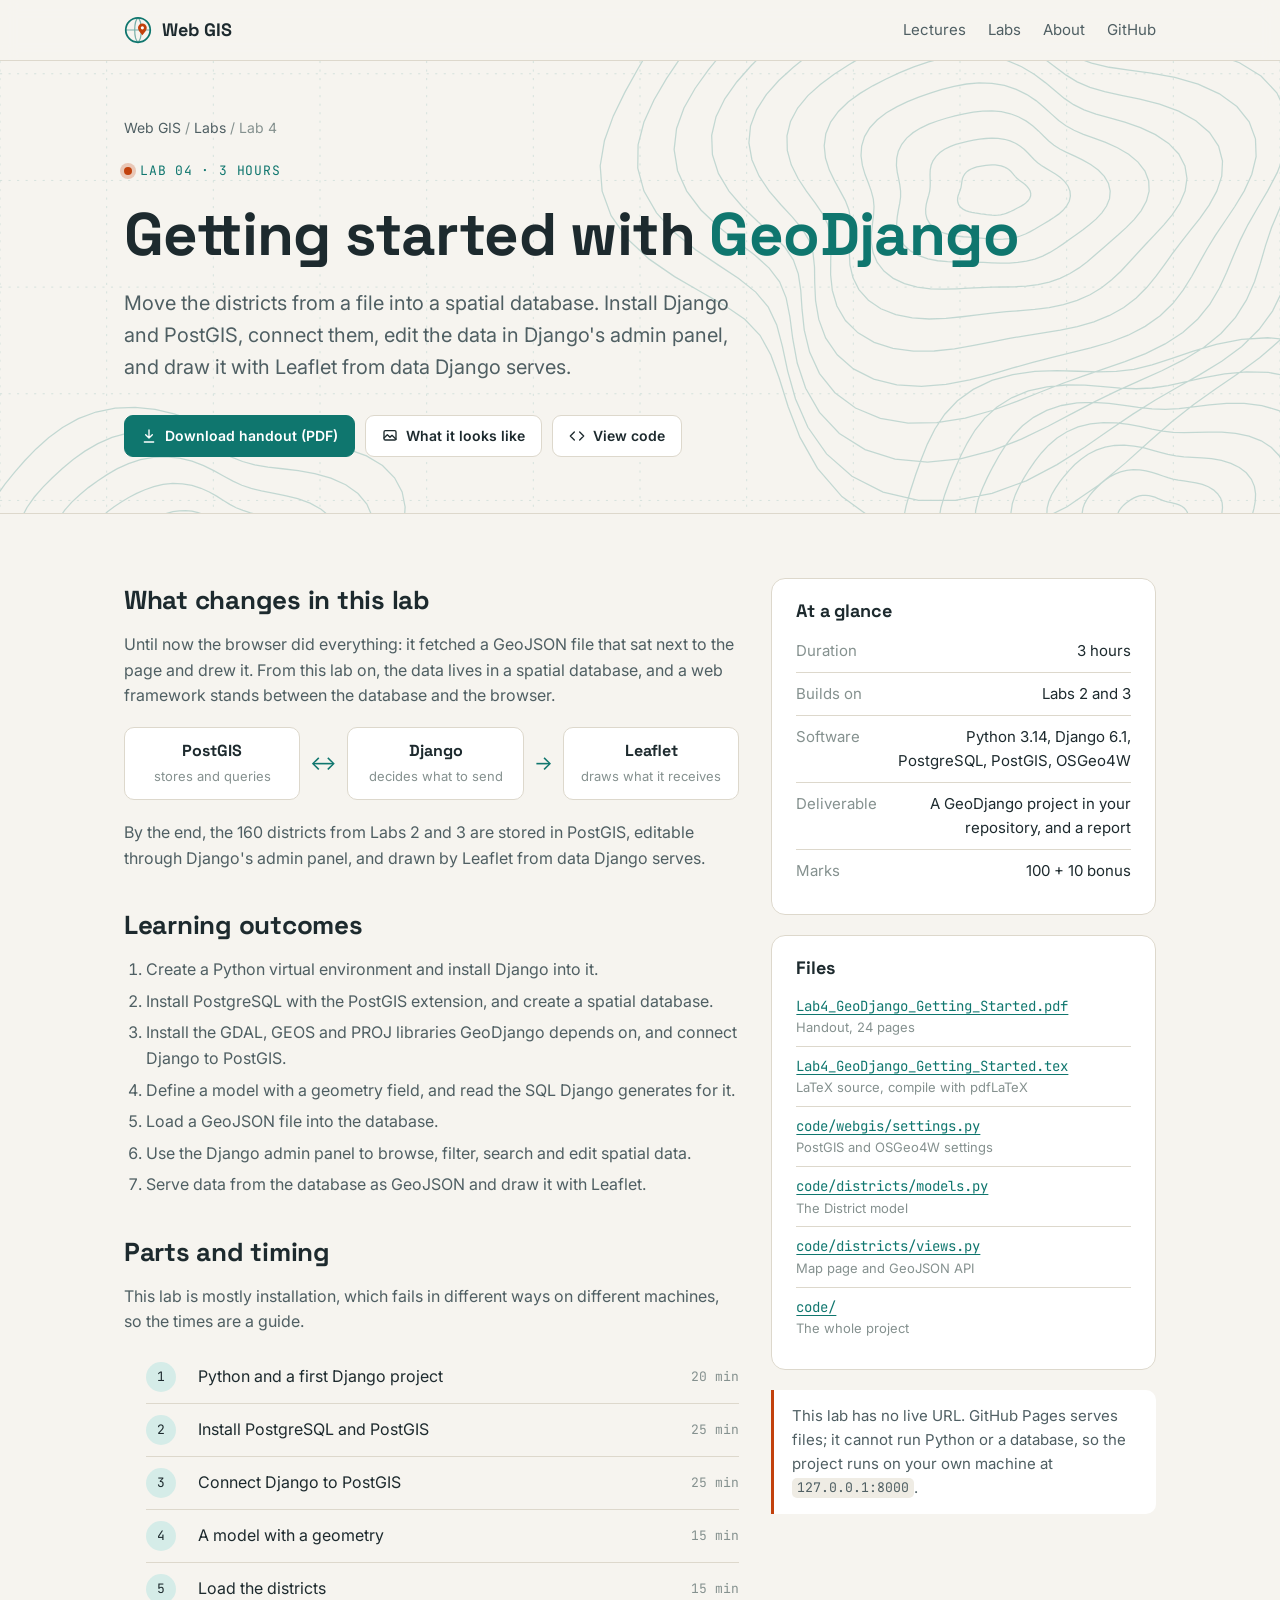
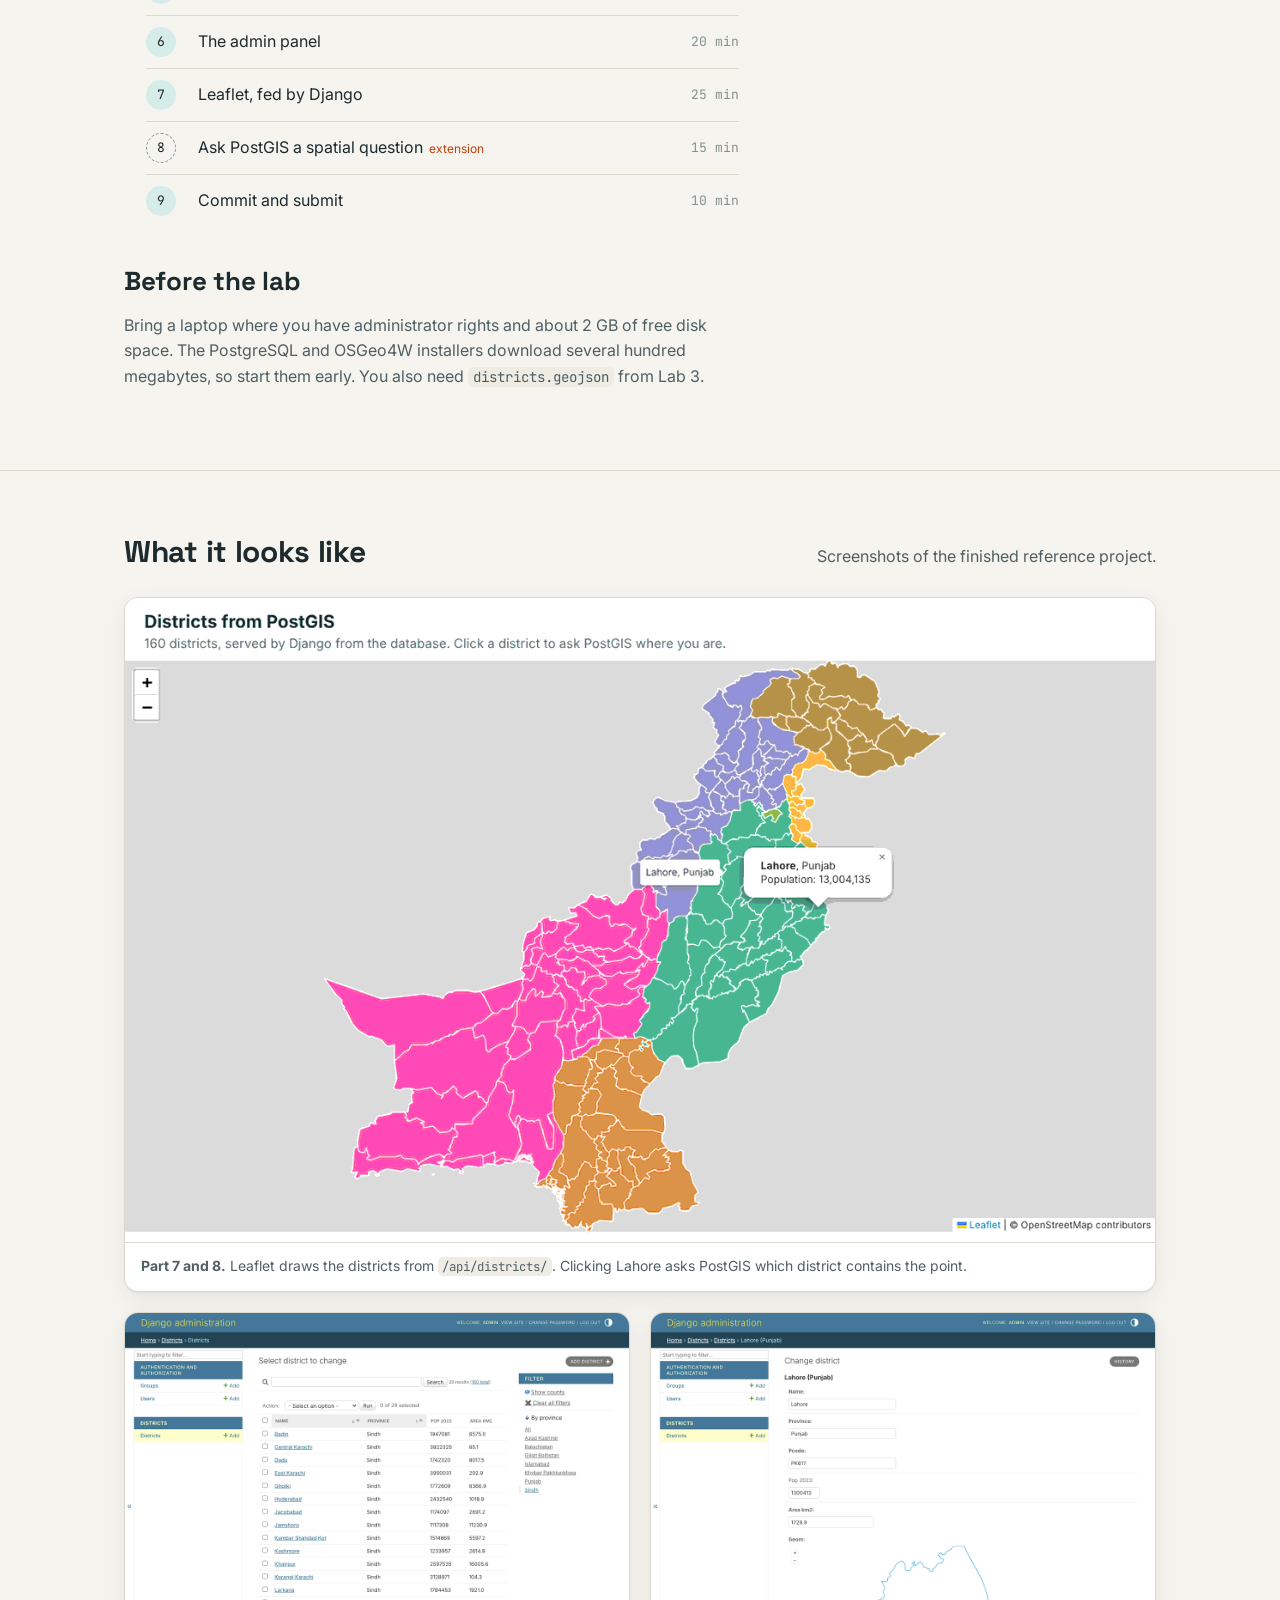
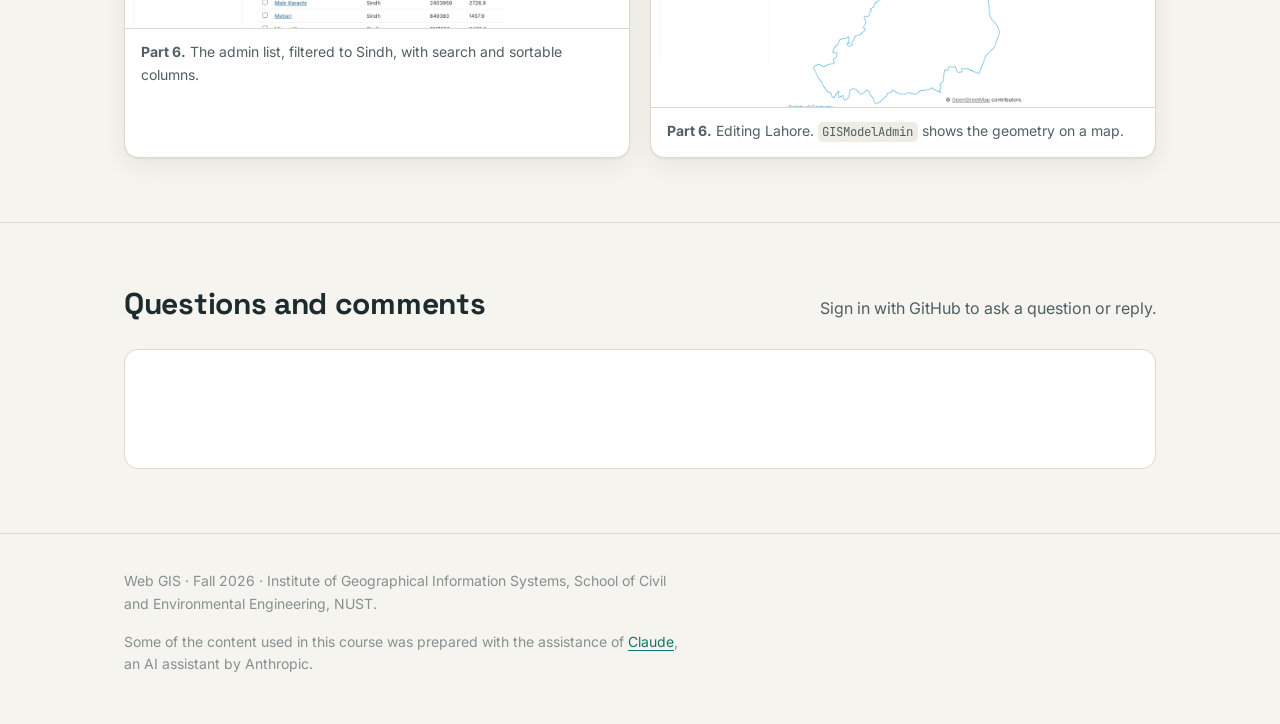
<file: Lab4/index.html>
<!DOCTYPE html>
<html lang="en">
<head>
  <meta charset="utf-8">
  <meta name="viewport" content="width=device-width, initial-scale=1">
  <title>Lab 4: Getting started with GeoDjango · Web GIS</title>
  <meta name="description" content="Web GIS Lab 4: install Django and PostGIS, connect them with GeoDjango, explore the Django admin, and draw data from the database with Leaflet.">
  <link rel="icon" href="../assets/favicon.svg" type="image/svg+xml">
  <link rel="preconnect" href="https://fonts.googleapis.com">
  <link rel="preconnect" href="https://fonts.gstatic.com" crossorigin>
  <link rel="stylesheet" href="https://fonts.googleapis.com/css2?family=Inter:wght@400;500;600&family=JetBrains+Mono:wght@400;500&family=Space+Grotesk:wght@500;700&display=swap">
  <link rel="stylesheet" href="../assets/site.css">
</head>
<body>

  <header class="topbar">
    <div class="wrap">
      <a class="brand" href="../">
        <svg viewBox="0 0 32 32" aria-hidden="true"><circle cx="16" cy="16" r="14" fill="none" stroke="currentColor" stroke-width="2" style="color:var(--accent)"/><path d="M2 16h28M16 2c5 4 5 24 0 28M16 2c-5 4-5 24 0 28" fill="none" stroke="var(--accent)" stroke-width="1.4" opacity=".55"/><path d="M21 22c-3-3.5-5-6-5-8.5a5 5 0 0 1 10 0c0 2.5-2 5-5 8.5z" fill="var(--warm)"/><circle cx="21" cy="13.5" r="1.8" fill="#fff"/></svg>
        Web GIS
      </a>
      <nav class="nav">
        <a href="../#lectures">Lectures</a>
        <a href="../#labs">Labs</a>
        <a href="../#about" class="hide-sm">About</a>
        <a href="https://github.com/shahidnawazkhan/Fall2026WebGIS/tree/main/Lab4">GitHub</a>
      </nav>
    </div>
  </header>

  <div class="hero lab-hero">
    <svg class="hero-art" viewBox="0 0 1200 600" preserveAspectRatio="xMidYMid slice" aria-hidden="true"><path d="M0 0V600M100 0V600M200 0V600M300 0V600M400 0V600M500 0V600M600 0V600M700 0V600M800 0V600M900 0V600M1000 0V600M1100 0V600M1200 0V600M0 0H1200M0 100H1200M0 200H1200M0 300H1200M0 400H1200M0 500H1200M0 600H1200" fill="none" stroke="currentColor" stroke-width=".6" stroke-dasharray="2 6"/><path d="M965.8 210.0 L966.3 212.4 L966.2 214.7 L965.3 217.0 L963.8 219.1 L961.9 221.0 L959.6 222.7 L957.3 224.1 L954.8 225.4 L952.5 226.6 L950.2 227.8 L947.9 228.9 L945.5 229.9 L943.2 230.9 L940.7 231.7 L938.1 232.3 L935.4 232.6 L932.7 232.7 L930.0 232.6 L927.4 232.3 L924.8 232.0 L922.2 231.6 L919.5 231.3 L916.8 230.9 L914.0 230.5 L911.1 230.0 L908.2 229.3 L905.4 228.3 L902.8 226.9 L900.6 225.2 L899.0 223.2 L898.1 221.0 L897.7 218.7 L897.8 216.4 L898.3 214.1 L899.1 212.0 L899.8 210.0 L900.5 208.1 L901.0 206.2 L901.3 204.3 L901.6 202.3 L901.9 200.3 L902.3 198.2 L903.2 196.1 L904.4 194.1 L906.0 192.2 L908.1 190.6 L910.4 189.3 L913.1 188.3 L915.8 187.4 L918.6 186.8 L921.4 186.3 L924.3 185.9 L927.1 185.6 L930.0 185.5 L932.9 185.5 L935.8 185.8 L938.6 186.3 L941.2 187.2 L943.6 188.4 L945.7 189.8 L947.6 191.4 L949.1 193.1 L950.5 194.8 L951.9 196.4 L953.4 197.9 L955.0 199.3 L956.9 200.7 L958.9 202.2 L961.0 203.9 L962.9 205.7 L964.6 207.8Z M1003.1 210.0 L1003.5 214.8 L1002.4 219.5 L1000.0 223.9 L996.6 228.0 L992.5 231.6 L988.0 234.8 L983.5 237.7 L979.0 240.4 L974.6 243.0 L970.3 245.6 L965.9 248.0 L961.4 250.2 L956.5 252.1 L951.4 253.6 L946.1 254.6 L940.7 255.1 L935.3 255.2 L930.0 254.9 L924.7 254.5 L919.5 254.0 L914.2 253.6 L908.8 253.2 L903.1 252.8 L897.2 252.1 L891.1 251.1 L885.2 249.5 L879.8 247.2 L875.1 244.1 L871.5 240.3 L869.1 236.1 L867.9 231.5 L867.8 226.8 L868.4 222.2 L869.5 217.9 L870.7 213.8 L871.6 210.0 L872.0 206.2 L872.1 202.4 L872.0 198.5 L871.9 194.3 L872.1 190.0 L873.0 185.6 L874.8 181.4 L877.6 177.4 L881.2 173.9 L885.6 170.8 L890.6 168.3 L896.0 166.3 L901.5 164.7 L907.1 163.4 L912.7 162.3 L918.4 161.3 L924.2 160.7 L930.0 160.4 L935.8 160.6 L941.6 161.4 L947.0 163.0 L952.0 165.1 L956.5 167.9 L960.4 171.0 L963.7 174.3 L966.8 177.6 L969.7 180.6 L972.8 183.4 L976.3 186.0 L980.3 188.5 L984.8 191.1 L989.5 194.0 L994.1 197.3 L998.2 201.1 L1001.3 205.4Z M1040.8 210.0 L1040.2 217.1 L1037.4 224.0 L1033.0 230.4 L1027.5 236.3 L1021.3 241.5 L1015.0 246.4 L1008.8 250.9 L1002.8 255.2 L996.8 259.5 L990.7 263.6 L984.3 267.5 L977.5 270.9 L970.1 273.7 L962.3 275.7 L954.2 276.9 L946.1 277.5 L938.0 277.5 L930.0 277.2 L922.1 276.9 L914.1 276.7 L905.9 276.6 L897.3 276.5 L888.3 276.2 L879.1 275.3 L870.0 273.5 L861.4 270.5 L853.9 266.3 L847.9 261.0 L843.7 254.7 L841.4 247.9 L840.6 240.9 L841.2 234.0 L842.3 227.4 L843.5 221.3 L844.3 215.6 L844.3 210.0 L843.6 204.4 L842.5 198.6 L841.2 192.4 L840.4 185.9 L840.7 179.1 L842.2 172.5 L845.4 166.1 L850.0 160.3 L856.0 155.2 L863.0 150.9 L870.7 147.3 L878.8 144.3 L887.0 141.7 L895.3 139.4 L903.8 137.5 L912.4 135.9 L921.1 135.0 L930.0 134.8 L938.8 135.6 L947.3 137.5 L955.1 140.5 L962.2 144.4 L968.4 149.0 L973.8 153.8 L978.6 158.6 L983.2 163.0 L988.1 167.0 L993.6 170.5 L999.9 173.7 L1007.1 177.0 L1014.8 180.7 L1022.5 185.1 L1029.6 190.2 L1035.3 196.2 L1039.2 202.9Z M1077.3 210.0 L1074.8 219.4 L1069.9 228.3 L1063.4 236.5 L1056.0 244.0 L1048.4 250.9 L1040.9 257.4 L1033.7 263.8 L1026.6 270.0 L1019.3 276.2 L1011.6 282.0 L1003.1 287.3 L993.8 291.8 L983.7 295.3 L973.1 297.6 L962.2 299.0 L951.3 299.7 L940.6 299.9 L930.0 300.1 L919.3 300.4 L908.3 301.0 L896.9 301.6 L884.8 302.0 L872.4 301.6 L859.9 300.0 L848.0 296.7 L837.4 291.8 L828.7 285.0 L822.4 276.9 L818.5 267.8 L816.9 258.4 L817.0 249.0 L818.0 240.2 L819.0 232.0 L819.4 224.4 L818.7 217.2 L816.8 210.0 L814.1 202.5 L811.0 194.5 L808.5 185.9 L807.2 176.9 L807.8 167.8 L810.5 158.9 L815.5 150.6 L822.5 143.2 L831.0 136.6 L840.6 131.0 L850.8 126.2 L861.3 121.9 L872.1 118.1 L883.1 114.6 L894.5 111.8 L906.1 109.6 L918.0 108.6 L930.0 109.0 L941.7 111.0 L952.7 114.6 L962.7 119.5 L971.6 125.4 L979.2 131.8 L986.1 138.1 L992.5 143.8 L999.3 148.8 L1006.9 153.0 L1015.7 156.8 L1025.6 160.4 L1036.5 164.4 L1047.6 169.4 L1058.1 175.5 L1066.9 182.8 L1073.4 191.3 L1076.9 200.5Z M1111.0 210.0 L1106.1 221.4 L1099.1 232.1 L1090.9 241.9 L1082.4 251.1 L1074.1 259.8 L1066.3 268.3 L1058.6 276.7 L1050.8 285.1 L1042.2 293.1 L1032.7 300.6 L1021.9 307.2 L1009.9 312.5 L997.0 316.5 L983.6 319.2 L970.1 320.9 L956.7 322.1 L943.4 323.1 L930.0 324.4 L916.3 326.1 L902.0 327.8 L886.8 329.3 L871.1 329.9 L855.2 328.9 L839.8 325.8 L825.8 320.3 L814.1 312.3 L805.2 302.4 L799.6 291.1 L796.8 279.1 L796.2 267.2 L796.8 256.0 L797.6 245.7 L797.4 236.3 L795.8 227.5 L792.5 218.9 L787.7 210.0 L782.4 200.4 L777.4 190.1 L773.9 179.0 L772.7 167.6 L774.2 156.2 L778.7 145.3 L786.0 135.3 L795.4 126.3 L806.3 118.4 L818.2 111.3 L830.7 104.9 L843.5 99.0 L856.7 93.6 L870.5 88.9 L884.8 85.1 L899.7 82.8 L914.9 82.3 L930.0 83.9 L944.4 87.7 L957.8 93.4 L969.6 100.5 L980.0 108.3 L989.2 116.0 L997.8 123.1 L1006.5 129.0 L1016.3 133.8 L1027.5 137.8 L1040.3 141.4 L1054.5 145.4 L1069.2 150.5 L1083.3 157.1 L1095.6 165.3 L1105.1 175.2 L1110.9 186.4 L1112.8 198.2Z M1140.8 210.0 L1133.6 223.2 L1124.9 235.5 L1115.9 246.9 L1107.3 257.8 L1099.2 268.5 L1091.6 279.1 L1083.8 289.8 L1075.2 300.2 L1065.2 310.2 L1053.6 319.1 L1040.2 326.6 L1025.5 332.6 L1010.0 337.0 L994.0 340.3 L978.1 342.9 L962.2 345.4 L946.3 348.1 L930.0 351.3 L912.9 354.7 L894.8 357.9 L875.8 359.9 L856.3 360.1 L837.1 357.5 L819.5 351.8 L804.4 342.9 L792.6 331.3 L784.6 317.7 L780.3 303.1 L778.7 288.5 L778.8 274.7 L779.2 262.1 L778.5 250.9 L775.8 240.6 L770.9 230.8 L764.0 220.8 L756.0 210.0 L748.2 198.2 L741.8 185.4 L738.1 171.9 L737.8 158.2 L741.1 144.7 L747.8 132.1 L757.4 120.5 L769.1 110.0 L782.0 100.4 L795.8 91.5 L810.1 83.2 L825.1 75.4 L840.8 68.3 L857.4 62.3 L875.0 58.0 L893.4 56.1 L911.9 56.8 L930.0 60.3 L947.0 66.4 L962.3 74.4 L975.8 83.5 L987.7 92.5 L998.8 100.8 L1009.8 107.6 L1021.8 112.8 L1035.6 116.8 L1051.3 120.2 L1068.7 123.8 L1087.1 128.5 L1105.0 135.1 L1121.1 144.0 L1133.9 155.0 L1142.4 167.8 L1146.1 181.8 L1145.4 196.0Z M1166.4 210.0 L1157.5 224.7 L1148.2 238.5 L1139.4 251.6 L1131.6 264.3 L1124.4 277.1 L1117.2 290.1 L1109.2 302.9 L1099.5 315.4 L1087.7 326.8 L1073.6 336.8 L1057.7 345.1 L1040.5 351.7 L1022.5 357.0 L1004.4 361.4 L986.4 365.8 L968.2 370.5 L949.6 375.8 L930.0 381.6 L909.1 387.0 L886.9 391.2 L863.8 393.1 L840.8 391.6 L819.1 386.2 L800.1 376.7 L784.9 363.5 L774.0 347.7 L767.6 330.3 L764.6 312.8 L763.8 296.2 L763.6 281.2 L762.2 268.0 L758.5 256.2 L752.0 245.3 L742.9 234.4 L732.1 222.8 L721.1 210.0 L711.6 195.8 L704.9 180.6 L702.1 164.8 L703.6 149.0 L709.3 133.8 L718.4 119.5 L730.1 106.3 L743.5 94.1 L757.9 82.5 L773.1 71.5 L789.0 60.9 L806.0 51.0 L824.4 42.3 L844.3 35.6 L865.4 31.5 L887.3 30.7 L909.1 33.4 L930.0 39.4 L949.2 47.9 L966.2 57.8 L981.4 67.9 L995.3 77.2 L1008.9 84.7 L1023.4 90.1 L1039.8 93.9 L1058.5 96.6 L1079.3 99.4 L1101.4 103.5 L1123.3 109.8 L1143.2 118.8 L1159.6 130.7 L1171.1 145.0 L1177.0 161.0 L1177.6 177.7 L1173.6 194.2Z M1188.3 210.0 L1178.8 226.1 L1170.0 241.4 L1162.6 256.2 L1156.2 271.0 L1150.0 286.0 L1143.1 301.1 L1134.3 316.0 L1123.0 329.9 L1108.9 342.5 L1092.3 353.3 L1074.0 362.3 L1054.6 369.9 L1034.9 376.7 L1015.2 383.4 L995.3 390.6 L974.9 398.6 L953.3 407.2 L930.0 415.7 L904.9 422.8 L878.3 427.1 L851.3 427.5 L825.3 423.0 L802.0 413.4 L782.7 399.0 L768.3 381.1 L759.0 360.9 L754.0 340.4 L751.9 320.7 L750.7 303.0 L748.4 287.6 L743.7 274.4 L735.6 262.4 L724.2 250.8 L710.6 238.7 L696.4 225.1 L683.4 210.0 L673.5 193.4 L667.9 175.8 L667.2 157.8 L671.3 140.2 L679.5 123.5 L690.7 107.7 L703.9 92.7 L718.3 78.4 L733.6 64.5 L749.8 50.9 L767.3 37.9 L786.7 26.1 L808.2 16.4 L831.6 9.8 L856.5 6.9 L881.9 8.1 L906.8 13.3 L930.0 21.7 L951.0 32.0 L969.8 42.8 L986.9 52.7 L1003.5 60.5 L1020.7 65.9 L1039.9 69.0 L1061.6 70.8 L1085.9 72.4 L1111.8 75.3 L1137.8 80.8 L1162.0 89.7 L1182.2 102.1 L1197.0 117.8 L1205.5 135.7 L1207.6 154.9 L1204.5 174.2 L1197.4 192.7Z M1207.9 210.0 L1199.2 227.4 L1192.1 244.2 L1186.5 260.9 L1181.6 277.8 L1176.1 295.0 L1168.6 312.0 L1158.3 328.4 L1144.7 343.5 L1128.2 356.8 L1109.4 368.3 L1089.2 378.4 L1068.5 387.7 L1047.7 397.0 L1026.9 407.2 L1005.4 418.4 L982.5 430.5 L957.5 442.6 L930.0 453.4 L900.3 461.1 L869.5 464.1 L839.1 461.3 L811.0 452.3 L786.9 437.3 L768.3 417.5 L755.3 394.8 L747.4 371.2 L743.2 348.4 L740.5 327.8 L737.0 310.1 L730.9 295.1 L721.1 282.2 L707.5 270.0 L691.1 257.4 L673.6 243.5 L657.1 227.7 L643.8 210.0 L635.2 190.9 L632.0 171.1 L634.3 151.3 L641.2 132.1 L651.6 113.8 L664.1 96.3 L678.0 79.3 L692.8 62.6 L708.6 46.0 L725.9 29.8 L745.4 14.7 L767.7 1.7 L792.8 -8.0 L820.1 -13.6 L848.8 -14.4 L877.5 -10.6 L904.9 -2.9 L930.0 7.2 L952.7 18.1 L973.3 28.1 L993.0 35.9 L1013.2 40.7 L1035.3 42.7 L1060.2 43.0 L1088.0 42.8 L1118.0 44.1 L1148.4 48.3 L1177.0 56.5 L1201.5 69.2 L1220.0 86.0 L1231.4 105.9 L1235.6 127.6 L1233.5 149.8 L1226.8 171.2 L1217.6 191.4Z M1227.1 210.0 L1220.4 228.8 L1215.7 247.3 L1212.0 266.0 L1208.0 284.9 L1202.0 304.0 L1193.0 322.5 L1180.3 339.8 L1164.2 355.6 L1145.4 369.5 L1124.9 382.1 L1103.9 393.9 L1082.8 406.1 L1061.7 419.3 L1040.1 434.0 L1016.8 450.1 L991.0 466.4 L962.1 481.6 L930.0 493.4 L895.7 500.0 L861.0 499.9 L827.9 492.2 L798.7 477.3 L774.9 456.4 L757.4 431.4 L745.8 404.9 L738.5 379.0 L733.5 355.5 L728.2 335.4 L720.3 318.8 L708.5 304.7 L692.5 292.0 L673.2 279.2 L652.3 265.1 L632.3 248.9 L615.5 230.4 L603.7 210.0 L597.9 188.5 L598.2 166.7 L603.7 145.2 L613.1 124.6 L624.8 104.6 L637.9 85.1 L651.7 65.7 L666.5 46.2 L682.9 27.0 L701.8 8.6 L724.1 -7.8 L750.1 -20.9 L779.3 -29.5 L810.7 -32.8 L842.8 -31.0 L874.2 -24.6 L903.4 -15.2 L930.0 -4.8 L954.2 4.8 L977.2 11.9 L1000.4 15.5 L1025.4 15.8 L1053.5 13.9 L1084.9 11.2 L1119.0 10.1 L1154.0 12.3 L1187.4 19.3 L1216.7 31.8 L1239.6 49.4 L1254.6 71.2 L1261.3 95.6 L1260.8 120.8 L1254.8 145.5 L1245.7 168.8 L1235.9 190.2Z M1248.2 210.0 L1244.2 230.4 L1241.7 250.7 L1239.1 271.3 L1234.7 292.1 L1227.0 312.6 L1215.3 332.0 L1199.8 349.9 L1181.2 366.1 L1160.8 381.0 L1139.9 395.3 L1119.1 410.1 L1098.6 426.3 L1077.7 444.6 L1055.2 464.8 L1029.8 485.8 L1000.4 505.9 L966.9 522.6 L930.0 533.6 L891.4 537.0 L853.4 531.6 L818.7 517.7 L789.3 496.4 L766.4 469.9 L750.0 440.9 L738.9 412.2 L730.7 386.0 L722.7 363.6 L712.5 345.2 L698.2 330.2 L679.4 317.2 L656.9 304.3 L632.4 290.2 L608.6 273.8 L588.1 254.7 L572.9 233.1 L564.5 210.0 L562.7 186.2 L566.7 162.5 L575.0 139.5 L585.9 117.2 L598.1 95.3 L610.8 73.5 L624.2 51.4 L639.2 29.3 L657.0 7.8 L678.6 -11.9 L704.7 -28.3 L735.1 -40.1 L768.7 -46.3 L803.9 -46.7 L838.8 -42.1 L871.9 -34.0 L902.3 -24.5 L930.0 -16.0 L956.0 -10.2 L982.0 -8.3 L1009.7 -10.4 L1040.8 -15.4 L1075.6 -21.4 L1113.8 -25.8 L1153.6 -26.5 L1192.2 -21.5 L1226.9 -9.9 L1254.8 8.1 L1274.2 31.5 L1284.3 58.5 L1286.1 87.0 L1281.4 115.3 L1272.9 141.9 L1263.2 166.5 L1254.5 189.0Z M1112.5 520.0 L1111.7 522.1 L1110.8 524.0 L1109.9 525.9 L1109.1 527.8 L1108.2 529.7 L1107.1 531.6 L1105.9 533.4 L1104.4 535.2 L1102.6 536.7 L1100.5 538.1 L1098.2 539.3 L1095.8 540.3 L1093.3 541.2 L1090.8 542.0 L1088.2 542.7 L1085.6 543.5 L1082.9 544.3 L1080.0 544.9 L1077.0 545.5 L1073.9 545.8 L1070.7 545.7 L1067.7 545.1 L1064.8 544.1 L1062.3 542.7 L1060.3 540.9 L1058.7 538.8 L1057.5 536.7 L1056.7 534.5 L1056.0 532.5 L1055.3 530.6 L1054.5 528.8 L1053.6 527.1 L1052.4 525.5 L1051.1 523.8 L1049.9 522.0 L1048.8 520.0 L1048.0 517.9 L1047.6 515.8 L1047.7 513.6 L1048.3 511.5 L1049.3 509.4 L1050.7 507.5 L1052.3 505.6 L1054.1 503.9 L1056.0 502.2 L1058.1 500.7 L1060.3 499.2 L1062.7 497.8 L1065.3 496.7 L1068.1 495.8 L1071.1 495.3 L1074.1 495.3 L1077.1 495.5 L1080.0 496.2 L1082.7 497.0 L1085.2 498.0 L1087.6 499.0 L1089.9 499.9 L1092.1 500.7 L1094.5 501.4 L1097.1 501.9 L1099.8 502.5 L1102.6 503.3 L1105.4 504.2 L1108.0 505.5 L1110.2 507.1 L1111.9 509.0 L1113.1 511.1 L1113.6 513.3 L1113.6 515.6 L1113.2 517.8Z M1143.1 520.0 L1141.7 524.0 L1140.3 527.9 L1139.0 531.7 L1137.6 535.5 L1136.1 539.4 L1134.1 543.1 L1131.6 546.7 L1128.4 550.1 L1124.7 553.1 L1120.6 555.8 L1116.1 558.1 L1111.4 560.2 L1106.6 562.2 L1101.7 564.2 L1096.7 566.1 L1091.5 568.2 L1085.9 570.1 L1080.0 571.7 L1073.8 572.8 L1067.3 573.2 L1061.0 572.5 L1055.0 570.9 L1049.6 568.3 L1045.1 564.8 L1041.5 560.7 L1038.8 556.4 L1036.7 552.0 L1035.1 547.9 L1033.5 544.1 L1031.7 540.6 L1029.5 537.4 L1026.9 534.3 L1024.0 531.1 L1021.1 527.7 L1018.4 524.0 L1016.3 520.0 L1015.0 515.8 L1014.6 511.5 L1015.3 507.2 L1016.8 503.0 L1019.1 498.9 L1021.8 495.1 L1024.9 491.4 L1028.3 487.9 L1031.9 484.4 L1035.9 481.1 L1040.3 478.0 L1045.2 475.3 L1050.5 473.2 L1056.3 471.8 L1062.3 471.1 L1068.4 471.3 L1074.4 472.2 L1080.0 473.7 L1085.3 475.4 L1090.2 477.1 L1094.9 478.7 L1099.7 480.0 L1104.6 480.9 L1109.9 481.7 L1115.5 482.5 L1121.3 483.5 L1127.2 485.0 L1132.8 487.2 L1137.6 490.1 L1141.5 493.7 L1144.3 497.8 L1145.8 502.3 L1146.1 506.9 L1145.6 511.4 L1144.5 515.8Z M1172.1 520.0 L1170.5 525.9 L1169.1 531.6 L1167.6 537.4 L1166.0 543.2 L1163.7 548.9 L1160.7 554.5 L1156.7 559.8 L1151.8 564.6 L1146.1 569.0 L1139.9 572.9 L1133.4 576.5 L1126.7 580.0 L1120.0 583.5 L1113.0 587.1 L1105.6 590.8 L1097.7 594.5 L1089.2 597.8 L1080.0 600.4 L1070.3 601.8 L1060.6 601.6 L1051.1 599.8 L1042.5 596.4 L1035.0 591.5 L1028.9 585.6 L1024.2 579.1 L1020.5 572.5 L1017.5 566.3 L1014.8 560.6 L1011.7 555.4 L1008.1 550.8 L1003.7 546.3 L998.9 541.9 L993.9 537.1 L989.2 531.9 L985.3 526.1 L982.6 520.0 L981.4 513.6 L981.7 507.2 L983.3 500.8 L985.9 494.6 L989.4 488.7 L993.3 482.9 L997.7 477.3 L1002.4 471.8 L1007.6 466.4 L1013.5 461.3 L1020.1 456.7 L1027.7 452.9 L1036.0 450.1 L1044.9 448.5 L1054.0 448.2 L1063.1 449.0 L1071.8 450.6 L1080.0 452.8 L1087.7 454.9 L1095.0 456.8 L1102.3 458.2 L1109.9 459.1 L1118.0 459.6 L1126.7 460.1 L1135.8 460.9 L1145.1 462.5 L1154.0 465.2 L1161.9 469.1 L1168.4 474.1 L1173.2 480.2 L1176.0 486.8 L1177.1 493.8 L1176.8 500.8 L1175.6 507.5 L1173.9 513.9Z M1200.3 520.0 L1198.9 527.7 L1197.7 535.4 L1196.3 543.1 L1194.2 550.8 L1191.0 558.3 L1186.6 565.6 L1180.9 572.3 L1174.1 578.5 L1166.6 584.1 L1158.6 589.4 L1150.5 594.6 L1142.3 599.9 L1133.9 605.5 L1124.9 611.4 L1115.2 617.4 L1104.5 622.9 L1092.7 627.5 L1080.0 630.6 L1066.8 631.6 L1053.8 630.2 L1041.5 626.4 L1030.7 620.4 L1021.5 612.9 L1014.2 604.4 L1008.5 595.7 L1003.7 587.3 L999.3 579.8 L994.7 573.0 L989.3 567.1 L983.0 561.5 L975.9 556.0 L968.5 550.1 L961.4 543.5 L955.4 536.3 L950.9 528.4 L948.4 520.0 L947.8 511.4 L949.1 502.9 L951.9 494.6 L955.7 486.5 L960.1 478.6 L965.0 470.8 L970.3 463.1 L976.3 455.5 L983.1 448.2 L991.0 441.5 L1000.3 435.6 L1010.7 431.1 L1022.2 428.2 L1034.3 427.0 L1046.5 427.3 L1058.3 428.8 L1069.5 430.9 L1080.0 433.2 L1090.0 435.0 L1100.0 436.1 L1110.2 436.5 L1121.2 436.2 L1133.0 435.9 L1145.5 435.9 L1158.4 437.1 L1170.9 439.7 L1182.4 444.1 L1192.0 450.4 L1199.3 458.1 L1204.1 466.9 L1206.4 476.4 L1206.6 485.9 L1205.6 495.1 L1203.8 503.8 L1201.9 512.1Z M1228.5 520.0 L1227.8 529.6 L1226.8 539.2 L1225.1 548.8 L1222.1 558.3 L1217.5 567.5 L1211.3 576.2 L1203.7 584.2 L1195.2 591.6 L1186.2 598.7 L1177.1 605.7 L1167.9 613.0 L1158.6 620.8 L1148.7 629.1 L1137.8 637.7 L1125.6 646.0 L1111.7 653.2 L1096.4 658.5 L1080.0 661.3 L1063.4 660.9 L1047.3 657.3 L1032.7 650.8 L1020.1 642.0 L1009.6 631.8 L1001.2 621.1 L994.2 610.8 L987.7 601.5 L981.1 593.3 L973.6 586.1 L964.9 579.7 L955.3 573.3 L945.1 566.6 L935.3 559.0 L926.7 550.4 L920.0 540.9 L915.7 530.6 L914.0 520.0 L914.7 509.3 L917.2 498.7 L921.1 488.5 L925.7 478.4 L930.8 468.5 L936.3 458.6 L942.6 448.7 L949.8 439.1 L958.6 430.0 L969.0 422.1 L981.3 415.6 L995.1 411.0 L1009.8 408.6 L1025.0 408.0 L1039.8 409.0 L1054.0 410.8 L1067.3 412.8 L1080.0 414.2 L1092.4 414.6 L1105.3 413.9 L1118.9 412.3 L1133.8 410.5 L1149.8 409.1 L1166.5 409.1 L1183.0 411.1 L1198.3 415.5 L1211.6 422.5 L1222.0 431.7 L1229.2 442.6 L1233.3 454.5 L1234.6 466.6 L1234.1 478.4 L1232.6 489.7 L1230.9 500.3 L1229.5 510.3Z M1257.7 520.0 L1257.5 531.5 L1256.5 543.0 L1253.8 554.5 L1249.3 565.7 L1242.8 576.2 L1234.7 586.2 L1225.4 595.4 L1215.6 604.3 L1205.8 613.1 L1196.1 622.5 L1186.4 632.5 L1176.2 643.4 L1164.9 654.8 L1151.8 666.1 L1136.6 676.4 L1119.2 684.5 L1100.0 689.6 L1080.0 690.8 L1060.2 688.0 L1041.6 681.5 L1025.1 671.9 L1011.0 660.3 L999.4 648.0 L989.6 636.0 L980.6 625.2 L971.5 615.8 L961.5 607.8 L950.1 600.7 L937.5 593.9 L924.2 586.6 L911.2 578.3 L899.5 568.7 L890.0 557.7 L883.6 545.7 L880.3 532.9 L880.0 520.0 L882.0 507.2 L885.7 494.6 L890.2 482.3 L895.3 470.2 L900.7 458.1 L906.9 446.0 L914.2 434.0 L923.4 422.6 L934.7 412.4 L948.4 403.8 L964.1 397.4 L981.4 393.5 L999.3 391.8 L1017.1 392.0 L1034.2 393.3 L1050.2 394.7 L1065.3 395.3 L1080.0 394.6 L1095.1 392.4 L1111.2 388.9 L1128.9 384.9 L1148.1 381.3 L1168.5 379.4 L1189.1 380.0 L1208.7 383.8 L1226.1 391.0 L1240.3 401.3 L1250.6 413.9 L1257.1 428.1 L1260.2 442.9 L1260.9 457.5 L1260.1 471.4 L1259.0 484.5 L1258.1 496.7 L1257.7 508.5Z M1288.4 520.0 L1288.3 533.5 L1286.3 547.0 L1282.1 560.1 L1275.5 572.7 L1266.9 584.5 L1256.9 595.7 L1246.4 606.3 L1236.1 617.0 L1226.2 628.3 L1216.5 640.5 L1206.6 654.0 L1195.6 668.3 L1182.5 682.8 L1166.6 696.3 L1147.9 707.7 L1126.5 715.5 L1103.5 718.9 L1080.0 717.5 L1057.4 711.4 L1036.8 701.5 L1018.9 689.0 L1003.6 675.4 L990.5 662.1 L978.6 650.1 L966.7 639.8 L953.9 631.4 L939.4 624.1 L923.4 617.3 L906.5 610.0 L889.7 601.4 L874.4 591.0 L861.7 578.9 L852.5 565.2 L847.1 550.4 L845.3 535.2 L846.4 520.0 L849.5 505.1 L853.7 490.4 L858.4 476.0 L863.6 461.6 L869.4 447.2 L876.5 433.0 L885.7 419.2 L897.6 406.6 L912.4 395.9 L929.9 387.5 L949.5 382.0 L970.2 379.1 L990.8 378.4 L1010.7 378.9 L1029.2 379.5 L1046.5 379.1 L1063.1 377.1 L1080.0 372.9 L1098.1 367.0 L1118.0 360.2 L1140.1 353.8 L1164.0 349.1 L1188.6 347.5 L1212.6 349.9 L1234.5 356.5 L1253.0 367.3 L1267.2 381.4 L1276.9 397.6 L1282.5 415.0 L1285.0 432.3 L1285.7 449.0 L1285.6 464.6 L1285.8 479.2 L1286.5 493.0 L1287.6 506.5Z M215.9 560.0 L215.3 562.3 L214.2 564.5 L212.8 566.5 L211.1 568.4 L209.4 570.2 L207.7 571.9 L206.0 573.5 L204.3 575.1 L202.5 576.6 L200.5 578.1 L198.4 579.4 L196.0 580.5 L193.5 581.4 L190.8 582.0 L188.1 582.4 L185.4 582.7 L182.7 582.8 L180.0 582.9 L177.3 582.9 L174.5 583.0 L171.6 583.1 L168.7 583.1 L165.6 582.8 L162.7 582.3 L159.8 581.3 L157.3 580.0 L155.2 578.4 L153.6 576.4 L152.6 574.2 L152.0 572.0 L151.8 569.7 L151.8 567.6 L151.8 565.6 L151.7 563.7 L151.4 561.9 L150.9 560.0 L150.3 558.1 L149.7 556.0 L149.3 553.9 L149.2 551.7 L149.6 549.5 L150.4 547.3 L151.7 545.3 L153.5 543.5 L155.6 541.9 L157.9 540.5 L160.4 539.3 L163.0 538.2 L165.7 537.2 L168.4 536.4 L171.2 535.6 L174.1 535.1 L177.0 534.9 L180.0 535.0 L182.9 535.4 L185.7 536.3 L188.2 537.4 L190.5 538.7 L192.5 540.1 L194.4 541.6 L196.2 542.9 L198.0 544.1 L200.0 545.2 L202.2 546.2 L204.6 547.3 L207.1 548.4 L209.6 549.8 L211.9 551.4 L213.8 553.3 L215.1 555.4 L215.8 557.7Z M250.7 560.0 L248.9 564.5 L246.5 568.7 L243.6 572.6 L240.6 576.3 L237.6 579.9 L234.7 583.4 L231.7 586.8 L228.6 590.2 L225.1 593.4 L221.2 596.4 L216.8 599.0 L212.0 601.1 L206.9 602.7 L201.6 603.9 L196.2 604.7 L190.8 605.3 L185.4 605.8 L180.0 606.4 L174.5 606.9 L168.7 607.5 L162.7 607.8 L156.5 607.8 L150.4 607.1 L144.5 605.6 L139.1 603.3 L134.6 600.1 L131.1 596.2 L128.6 591.9 L127.2 587.4 L126.5 582.9 L126.2 578.6 L126.0 574.6 L125.5 570.8 L124.6 567.2 L123.2 563.7 L121.5 560.0 L119.7 556.1 L118.2 551.9 L117.3 547.5 L117.2 543.1 L118.2 538.7 L120.3 534.5 L123.2 530.6 L127.0 527.0 L131.2 523.9 L135.9 521.0 L140.7 518.4 L145.8 516.1 L151.0 513.9 L156.4 512.1 L162.1 510.6 L168.0 509.7 L174.0 509.5 L180.0 510.1 L185.7 511.4 L191.1 513.4 L195.9 516.0 L200.3 518.7 L204.2 521.5 L208.0 524.1 L211.8 526.3 L215.9 528.3 L220.5 530.0 L225.5 531.7 L230.8 533.6 L236.2 536.0 L241.2 538.9 L245.6 542.3 L248.8 546.3 L250.8 550.8 L251.3 555.4Z M283.3 560.0 L280.2 566.5 L276.5 572.6 L272.6 578.4 L268.7 583.9 L265.0 589.4 L261.3 594.8 L257.4 600.1 L252.9 605.3 L247.8 610.2 L241.9 614.6 L235.2 618.4 L227.9 621.4 L220.1 623.7 L212.2 625.5 L204.2 627.0 L196.3 628.4 L188.2 629.8 L180.0 631.3 L171.4 632.8 L162.4 634.0 L153.0 634.6 L143.5 634.2 L134.3 632.6 L125.8 629.5 L118.5 625.1 L112.7 619.4 L108.5 613.0 L105.8 606.1 L104.4 599.2 L103.6 592.7 L103.0 586.6 L101.9 581.1 L100.1 575.9 L97.5 570.8 L94.3 565.6 L90.8 560.0 L87.6 554.0 L85.2 547.6 L84.1 541.0 L84.5 534.3 L86.6 527.7 L90.2 521.6 L95.0 515.9 L100.7 510.7 L107.0 505.9 L113.7 501.5 L120.7 497.3 L128.1 493.4 L135.9 490.0 L144.2 487.1 L152.9 485.0 L161.9 484.1 L171.1 484.4 L180.0 485.9 L188.4 488.6 L196.2 492.1 L203.1 496.0 L209.5 500.0 L215.4 503.7 L221.4 506.9 L227.8 509.4 L234.8 511.6 L242.6 513.7 L250.9 515.9 L259.4 518.8 L267.6 522.5 L274.7 527.3 L280.3 532.9 L284.0 539.4 L285.6 546.2 L285.3 553.2Z M313.2 560.0 L308.9 568.4 L304.3 576.2 L300.0 583.8 L295.9 591.2 L291.9 598.7 L287.8 606.1 L283.0 613.4 L277.2 620.4 L270.3 626.9 L262.2 632.5 L253.1 637.3 L243.3 641.2 L233.1 644.4 L222.8 647.1 L212.5 649.8 L202.0 652.6 L191.3 655.5 L180.0 658.4 L168.1 661.1 L155.5 662.9 L142.6 663.3 L129.9 662.0 L117.9 658.6 L107.4 653.2 L98.8 645.9 L92.4 637.3 L88.1 628.0 L85.6 618.7 L84.1 609.7 L82.8 601.6 L81.1 594.2 L78.3 587.4 L74.3 581.0 L69.2 574.5 L63.7 567.5 L58.3 560.0 L53.9 551.8 L51.1 543.2 L50.4 534.3 L51.9 525.5 L55.4 517.0 L60.7 509.0 L67.3 501.6 L74.8 494.6 L82.8 488.0 L91.4 481.7 L100.4 475.8 L110.0 470.2 L120.5 465.5 L131.7 461.8 L143.7 459.6 L156.0 459.1 L168.2 460.3 L180.0 463.2 L190.9 467.4 L200.9 472.3 L209.9 477.3 L218.4 481.9 L226.7 485.8 L235.5 488.8 L245.1 491.1 L255.8 493.1 L267.3 495.4 L279.1 498.4 L290.7 502.6 L301.0 508.3 L309.4 515.3 L315.2 523.6 L318.2 532.6 L318.5 541.9 L316.6 551.1Z M340.3 560.0 L335.3 570.1 L330.7 579.7 L326.6 589.1 L322.8 598.5 L318.9 608.0 L314.2 617.4 L308.4 626.6 L301.0 635.2 L292.0 643.0 L281.6 649.7 L270.2 655.4 L258.2 660.4 L246.0 664.8 L233.6 669.2 L221.1 673.8 L208.2 678.6 L194.6 683.6 L180.0 688.3 L164.4 691.9 L148.1 693.9 L131.7 693.5 L116.0 690.2 L101.8 684.2 L90.0 675.5 L80.8 664.9 L74.4 653.2 L70.3 641.2 L67.7 629.8 L65.5 619.4 L62.9 610.1 L58.9 601.8 L53.4 594.1 L46.4 586.5 L38.5 578.5 L30.6 569.7 L23.8 560.0 L18.9 549.6 L16.5 538.6 L16.9 527.6 L20.0 516.9 L25.3 506.6 L32.2 496.8 L40.3 487.5 L49.1 478.7 L58.5 470.0 L68.6 461.7 L79.6 453.8 L91.7 446.7 L105.0 440.9 L119.5 436.9 L134.8 435.1 L150.4 435.6 L165.6 438.3 L180.0 442.7 L193.2 448.2 L205.2 453.9 L216.5 459.2 L227.4 463.5 L238.8 466.6 L251.2 468.7 L264.8 470.3 L279.6 472.1 L295.1 474.8 L310.2 479.1 L324.1 485.3 L335.6 493.5 L343.9 503.4 L348.7 514.5 L350.1 526.2 L348.5 538.0 L345.0 549.3Z M365.3 560.0 L360.6 571.7 L356.6 583.1 L353.2 594.4 L349.8 605.8 L345.8 617.3 L340.3 628.6 L333.0 639.4 L323.7 649.3 L312.5 658.1 L300.0 665.9 L286.6 672.8 L272.9 679.2 L259.1 685.6 L245.1 692.4 L230.5 699.7 L215.1 707.3 L198.3 714.6 L180.0 720.8 L160.5 725.0 L140.5 726.1 L120.8 723.7 L102.6 717.5 L86.9 707.8 L74.4 695.5 L65.2 681.4 L59.0 666.9 L54.7 652.8 L51.2 640.0 L47.4 628.8 L42.0 619.0 L34.8 610.2 L25.6 601.6 L15.3 592.7 L4.7 582.9 L-4.9 572.0 L-12.3 560.0 L-16.7 547.3 L-17.7 534.2 L-15.6 521.2 L-10.7 508.6 L-3.7 496.5 L4.5 484.9 L13.6 473.7 L23.3 462.6 L33.8 451.7 L45.5 441.2 L58.6 431.6 L73.4 423.3 L90.0 417.1 L108.0 413.5 L126.7 412.7 L145.4 414.7 L163.3 418.9 L180.0 424.5 L195.3 430.6 L209.5 436.1 L223.2 440.5 L237.4 443.3 L252.6 444.7 L269.3 445.4 L287.6 446.2 L306.8 448.1 L325.9 451.9 L343.6 458.3 L358.6 467.3 L369.9 478.8 L377.0 492.0 L379.8 506.1 L378.9 520.5 L375.4 534.5 L370.6 547.7Z" fill="none" stroke="currentColor" stroke-width="1.2"/></svg>
    <div class="wrap">
      <div class="crumbs"><a href="../">Web GIS</a> / <a href="../#labs">Labs</a> / Lab 4</div>
      <div class="eyebrow">Lab 04 · 3 hours</div>
      <h1>Getting started with <span>GeoDjango</span></h1>
      <p class="lede">
        Move the districts from a file into a spatial database. Install
        Django and PostGIS, connect them, edit the data in Django's admin
        panel, and draw it with Leaflet from data Django serves.
      </p>
      <div class="actions">
        <a class="btn primary" href="Lab4_GeoDjango_Getting_Started.pdf">
          <svg viewBox="0 0 24 24" fill="none" stroke="currentColor" stroke-width="2" stroke-linecap="round" stroke-linejoin="round" aria-hidden="true"><path d="M12 3v12m0 0l-5-5m5 5l5-5M5 21h14"/></svg>
          Download handout (PDF)
        </a>
        <a class="btn" href="#screens">
          <svg viewBox="0 0 24 24" fill="none" stroke="currentColor" stroke-width="2" stroke-linecap="round" stroke-linejoin="round" aria-hidden="true"><rect x="3" y="4" width="18" height="14" rx="2"/><path d="M3 15l5-5 4 4 3-3 6 6"/></svg>
          What it looks like
        </a>
        <a class="btn" href="https://github.com/shahidnawazkhan/Fall2026WebGIS/tree/main/Lab4/code">
          <svg viewBox="0 0 24 24" fill="none" stroke="currentColor" stroke-width="2" stroke-linecap="round" stroke-linejoin="round" aria-hidden="true"><path d="M16 18l6-6-6-6M8 6l-6 6 6 6"/></svg>
          View code
        </a>
      </div>
    </div>
  </div>

  <main>
    <section>
      <div class="wrap two-col">
        <div class="prose">
          <h2>What changes in this lab</h2>
          <p>
            Until now the browser did everything: it fetched a GeoJSON file
            that sat next to the page and drew it. From this lab on, the
            data lives in a spatial database, and a web framework stands
            between the database and the browser.
          </p>
          <div class="flow" aria-label="PostGIS to Django to Leaflet">
            <div><strong>PostGIS</strong><span>stores and queries</span></div>
            <i aria-hidden="true">&harr;</i>
            <div><strong>Django</strong><span>decides what to send</span></div>
            <i aria-hidden="true">&rarr;</i>
            <div><strong>Leaflet</strong><span>draws what it receives</span></div>
          </div>
          <p>
            By the end, the 160 districts from Labs 2 and 3 are stored in
            PostGIS, editable through Django's admin panel, and drawn by
            Leaflet from data Django serves.
          </p>

          <h2>Learning outcomes</h2>
          <ol>
            <li>Create a Python virtual environment and install Django into it.</li>
            <li>Install PostgreSQL with the PostGIS extension, and create a spatial database.</li>
            <li>Install the GDAL, GEOS and PROJ libraries GeoDjango depends on, and connect Django to PostGIS.</li>
            <li>Define a model with a geometry field, and read the SQL Django generates for it.</li>
            <li>Load a GeoJSON file into the database.</li>
            <li>Use the Django admin panel to browse, filter, search and edit spatial data.</li>
            <li>Serve data from the database as GeoJSON and draw it with Leaflet.</li>
          </ol>

          <h2>Parts and timing</h2>
          <p>This lab is mostly installation, which fails in different ways on different machines, so the times are a guide.</p>
          <ul class="timeline">
            <li><span class="n">1</span><span>Python and a first Django project</span><span class="t">20 min</span></li>
            <li><span class="n">2</span><span>Install PostgreSQL and PostGIS</span><span class="t">25 min</span></li>
            <li><span class="n">3</span><span>Connect Django to PostGIS</span><span class="t">25 min</span></li>
            <li><span class="n">4</span><span>A model with a geometry</span><span class="t">15 min</span></li>
            <li><span class="n">5</span><span>Load the districts</span><span class="t">15 min</span></li>
            <li><span class="n">6</span><span>The admin panel</span><span class="t">20 min</span></li>
            <li><span class="n">7</span><span>Leaflet, fed by Django</span><span class="t">25 min</span></li>
            <li class="ext"><span class="n">8</span><span>Ask PostGIS a spatial question<em>extension</em></span><span class="t">15 min</span></li>
            <li><span class="n">9</span><span>Commit and submit</span><span class="t">10 min</span></li>
          </ul>

          <h2>Before the lab</h2>
          <p>
            Bring a laptop where you have administrator rights and about
            2&nbsp;GB of free disk space. The PostgreSQL and OSGeo4W
            installers download several hundred megabytes, so start them
            early. You also need <code>districts.geojson</code> from Lab 3.
          </p>
        </div>

        <aside class="side">
          <div class="panel">
            <h3>At a glance</h3>
            <dl class="facts">
              <div><dt>Duration</dt><dd>3 hours</dd></div>
              <div><dt>Builds on</dt><dd>Labs 2 and 3</dd></div>
              <div><dt>Software</dt><dd>Python 3.14, Django 6.1, PostgreSQL, PostGIS, OSGeo4W</dd></div>
              <div><dt>Deliverable</dt><dd>A GeoDjango project in your repository, and a report</dd></div>
              <div><dt>Marks</dt><dd>100 + 10 bonus</dd></div>
            </dl>
          </div>

          <div class="panel">
            <h3>Files</h3>
            <ul class="files">
              <li><a href="Lab4_GeoDjango_Getting_Started.pdf">Lab4_GeoDjango_Getting_Started.pdf</a><span>Handout, 24 pages</span></li>
              <li><a href="Lab4_GeoDjango_Getting_Started.tex">Lab4_GeoDjango_Getting_Started.tex</a><span>LaTeX source, compile with pdfLaTeX</span></li>
              <li><a href="https://github.com/shahidnawazkhan/Fall2026WebGIS/blob/main/Lab4/code/webgis/settings.py">code/webgis/settings.py</a><span>PostGIS and OSGeo4W settings</span></li>
              <li><a href="https://github.com/shahidnawazkhan/Fall2026WebGIS/blob/main/Lab4/code/districts/models.py">code/districts/models.py</a><span>The District model</span></li>
              <li><a href="https://github.com/shahidnawazkhan/Fall2026WebGIS/blob/main/Lab4/code/districts/views.py">code/districts/views.py</a><span>Map page and GeoJSON API</span></li>
              <li><a href="https://github.com/shahidnawazkhan/Fall2026WebGIS/tree/main/Lab4/code">code/</a><span>The whole project</span></li>
            </ul>
          </div>

          <div class="notice">
            This lab has no live URL. GitHub Pages serves files; it cannot
            run Python or a database, so the project runs on your own
            machine at <code>127.0.0.1:8000</code>.
          </div>
        </aside>
      </div>
    </section>

    <section id="screens">
      <div class="wrap">
        <div class="section-head">
          <h2>What it looks like</h2>
          <p>Screenshots of the finished reference project.</p>
        </div>
        <div class="shots">
          <figure class="wide">
            <img src="img/leaflet-map.png" width="1200" height="750" loading="lazy"
                 alt="A Leaflet map of Pakistan's districts coloured by province, with a popup for Lahore">
            <figcaption><strong>Part 7 and 8.</strong> Leaflet draws the districts from <code>/api/districts/</code>. Clicking Lahore asks PostGIS which district contains the point.</figcaption>
          </figure>
          <figure>
            <img src="img/admin-list.png" width="1200" height="750" loading="lazy"
                 alt="The Django admin list of districts filtered to Sindh, showing 29 results">
            <figcaption><strong>Part 6.</strong> The admin list, filtered to Sindh, with search and sortable columns.</figcaption>
          </figure>
          <figure>
            <img src="img/admin-map.png" width="1200" height="938" loading="lazy"
                 alt="The Django admin edit page for Lahore, with its boundary drawn on a map">
            <figcaption><strong>Part 6.</strong> Editing Lahore. <code>GISModelAdmin</code> shows the geometry on a map.</figcaption>
          </figure>
        </div>
      </div>
    </section>

    <section id="discussion">
      <div class="wrap">
        <div class="section-head">
          <h2>Questions and comments</h2>
          <p>Sign in with GitHub to ask a question or reply.</p>
        </div>
        <div class="discussion">
          <!-- Comments are stored as GitHub Discussions (Q&A category) in this repository.
               data-mapping="specific" keeps one thread per lab, whatever the page URL. -->
          <script src="https://giscus.app/client.js"
                  data-repo="shahidnawazkhan/Fall2026WebGIS"
                  data-repo-id="R_kgDOU_B14g"
                  data-category="Q&A"
                  data-category-id="DIC_kwDOU_B14s4DHW0V"
                  data-mapping="specific"
                  data-term="Lab 4: Getting started with GeoDjango"
                  data-strict="1"
                  data-reactions-enabled="1"
                  data-emit-metadata="0"
                  data-input-position="bottom"
                  data-theme="preferred_color_scheme"
                  data-lang="en"
                  data-loading="lazy"
                  crossorigin="anonymous"
                  async>
          </script>
        </div>
      </div>
    </section>
  </main>

  <footer>
    <div class="wrap">
      <p>Web GIS · Fall 2026 · Institute of Geographical Information Systems, School of Civil and Environmental Engineering, NUST.</p>
      <p>Some of the content used in this course was prepared with the assistance of <a href="https://claude.ai">Claude</a>, an AI assistant by Anthropic.</p>
    </div>
  </footer>

</body>
</html>
</file>
<file: assets/site.css>
/* Web GIS, Fall 2026: shared site theme */

:root {
  --bg: #f6f4ef;
  --surface: #ffffff;
  --surface-2: #efece4;
  --ink: #1d2a2e;
  --ink-soft: #4f5f63;
  --ink-faint: #85918f;
  --line: #ddd8cc;
  --accent: #0f766e;
  --accent-ink: #ffffff;
  --accent-soft: #d5ece8;
  --warm: #c2410c;
  --contour: #0f766e;
  --shadow: 0 1px 2px rgba(29, 42, 46, .06), 0 8px 24px rgba(29, 42, 46, .07);
  --radius: 14px;
  --wrap: 1080px;
  --font-body: "Inter", system-ui, -apple-system, "Segoe UI", sans-serif;
  --font-head: "Space Grotesk", "Inter", system-ui, sans-serif;
  --font-mono: "JetBrains Mono", ui-monospace, Consolas, monospace;
}

@media (prefers-color-scheme: dark) {
  :root {
    --bg: #111a1c;
    --surface: #182427;
    --surface-2: #1f2e31;
    --ink: #e7ecea;
    --ink-soft: #a9b6b3;
    --ink-faint: #74827f;
    --line: #2c3c3f;
    --accent: #2dd4bf;
    --accent-ink: #0b1d1b;
    --accent-soft: #163a37;
    --warm: #fb923c;
    --contour: #2dd4bf;
    --shadow: 0 1px 2px rgba(0, 0, 0, .3), 0 8px 24px rgba(0, 0, 0, .25);
  }
}

*, *::before, *::after { box-sizing: border-box; }

html { -webkit-text-size-adjust: 100%; }

body {
  margin: 0;
  background: var(--bg);
  color: var(--ink);
  font-family: var(--font-body);
  font-size: 16px;
  line-height: 1.6;
}

a { color: var(--accent); text-underline-offset: 3px; }
a:hover { text-decoration-thickness: 2px; }

h1, h2, h3 {
  font-family: var(--font-head);
  line-height: 1.15;
  letter-spacing: -.01em;
  margin: 0 0 .5em;
}

code {
  font-family: var(--font-mono);
  font-size: .88em;
  background: var(--surface-2);
  padding: .1em .35em;
  border-radius: 5px;
}

.wrap {
  max-width: var(--wrap);
  margin: 0 auto;
  padding: 0 24px;
}

/* ---- top bar ---- */

.topbar {
  border-bottom: 1px solid var(--line);
  background: color-mix(in srgb, var(--bg) 88%, transparent);
  backdrop-filter: blur(8px);
  position: sticky;
  top: 0;
  z-index: 10;
}

.topbar .wrap {
  display: flex;
  align-items: center;
  justify-content: space-between;
  height: 60px;
  gap: 16px;
}

.brand {
  display: flex;
  align-items: center;
  gap: 10px;
  color: var(--ink);
  text-decoration: none;
  font-family: var(--font-head);
  font-weight: 700;
  font-size: 18px;
}

.brand svg { width: 28px; height: 28px; flex: none; }

.nav { display: flex; gap: 22px; font-size: 15px; }
.nav a { color: var(--ink-soft); text-decoration: none; }
.nav a:hover { color: var(--accent); }

/* ---- hero ---- */

.hero {
  position: relative;
  overflow: hidden;
  border-bottom: 1px solid var(--line);
}

.hero-art {
  position: absolute;
  inset: 0;
  width: 100%;
  height: 100%;
  color: var(--contour);
  opacity: .22;
  pointer-events: none;
}

.hero .wrap {
  position: relative;
  padding-top: 88px;
  padding-bottom: 80px;
}

.eyebrow {
  display: inline-flex;
  align-items: center;
  gap: 8px;
  font-family: var(--font-mono);
  font-size: 13px;
  letter-spacing: .06em;
  text-transform: uppercase;
  color: var(--accent);
  margin-bottom: 18px;
}

.eyebrow::before {
  content: "";
  width: 8px;
  height: 8px;
  border-radius: 50%;
  background: var(--warm);
  box-shadow: 0 0 0 4px color-mix(in srgb, var(--warm) 25%, transparent);
}

.hero h1 {
  font-size: clamp(44px, 8vw, 84px);
  font-weight: 700;
  margin-bottom: 18px;
}

.hero h1 span { color: var(--accent); }

.lede {
  font-size: clamp(17px, 2.2vw, 20px);
  color: var(--ink-soft);
  max-width: 620px;
  margin: 0 0 32px;
}

.meta-row {
  display: flex;
  flex-wrap: wrap;
  gap: 10px;
}

.chip {
  display: inline-flex;
  align-items: center;
  gap: 8px;
  padding: 7px 14px;
  border: 1px solid var(--line);
  border-radius: 999px;
  background: var(--surface);
  font-size: 14px;
  color: var(--ink-soft);
}

.chip strong { color: var(--ink); font-weight: 600; }

a.chip { text-decoration: none; }
a.chip:hover { border-color: var(--accent); }
a.chip:hover strong { color: var(--accent); }

/* ---- sections ---- */

section { padding: 64px 0; }
section + section { border-top: 1px solid var(--line); }

.section-head {
  display: flex;
  align-items: baseline;
  justify-content: space-between;
  gap: 16px;
  flex-wrap: wrap;
  margin-bottom: 28px;
}

.section-head h2 { font-size: 30px; margin: 0; }
.section-head p { margin: 0; color: var(--ink-soft); }

/* ---- lab cards ---- */

.labs {
  display: grid;
  grid-template-columns: repeat(auto-fill, minmax(300px, 1fr));
  gap: 20px;
}

.lab-card {
  display: flex;
  flex-direction: column;
  background: var(--surface);
  border: 1px solid var(--line);
  border-radius: var(--radius);
  overflow: hidden;
  box-shadow: var(--shadow);
  transition: transform .15s ease, box-shadow .15s ease;
}

.lab-card:hover { transform: translateY(-2px); }

.lab-thumb {
  height: 150px;
  background: var(--surface-2);
  border-bottom: 1px solid var(--line);
  color: var(--accent);
}

.lab-thumb svg { width: 100%; height: 100%; display: block; }

.lab-body { padding: 20px 22px 22px; display: flex; flex-direction: column; flex: 1; }

.lab-num {
  font-family: var(--font-mono);
  font-size: 12px;
  letter-spacing: .08em;
  text-transform: uppercase;
  color: var(--warm);
  margin-bottom: 6px;
}

.lab-card h3 { font-size: 22px; margin-bottom: 8px; }
.lab-card h3 a { color: var(--ink); text-decoration: none; }
.lab-card h3 a:hover { color: var(--accent); }
.lab-card p { color: var(--ink-soft); margin: 0 0 16px; font-size: 15px; }

.tags { display: flex; flex-wrap: wrap; gap: 6px; margin-bottom: 18px; }

.tag {
  font-size: 12px;
  padding: 3px 9px;
  border-radius: 6px;
  background: var(--accent-soft);
  color: var(--ink);
}

.lab-links { margin-top: auto; display: flex; flex-wrap: wrap; gap: 8px; }

.lab-card.upcoming {
  box-shadow: none;
  background: transparent;
  border-style: dashed;
  justify-content: center;
  align-items: center;
  text-align: center;
  min-height: 260px;
  color: var(--ink-faint);
}

.lab-card.upcoming:hover { transform: none; }
.lab-card.upcoming p { color: var(--ink-faint); margin: 0; padding: 0 24px; }

/* ---- buttons ---- */

.btn {
  display: inline-flex;
  align-items: center;
  gap: 8px;
  padding: 9px 16px;
  border-radius: 9px;
  border: 1px solid var(--line);
  background: var(--surface);
  color: var(--ink);
  font-size: 14px;
  font-weight: 600;
  text-decoration: none;
  white-space: nowrap;
}

.btn:hover { border-color: var(--accent); color: var(--accent); }

.btn.primary {
  background: var(--accent);
  border-color: var(--accent);
  color: var(--accent-ink);
}

.btn.primary:hover { filter: brightness(1.08); color: var(--accent-ink); }

.btn svg { width: 16px; height: 16px; flex: none; }

/* ---- info grid ---- */

.grid-3 {
  display: grid;
  grid-template-columns: repeat(auto-fit, minmax(240px, 1fr));
  gap: 20px;
}

.panel {
  background: var(--surface);
  border: 1px solid var(--line);
  border-radius: var(--radius);
  padding: 22px 24px;
}

.panel h3 { font-size: 18px; margin-bottom: 8px; }
.panel p, .panel li { color: var(--ink-soft); font-size: 15px; }
.panel p { margin: 0; }
.panel ul { margin: 0; padding-left: 18px; }

.icon-dot {
  width: 38px;
  height: 38px;
  border-radius: 10px;
  background: var(--accent-soft);
  color: var(--accent);
  display: grid;
  place-items: center;
  margin-bottom: 14px;
}

.icon-dot svg { width: 20px; height: 20px; }

/* ---- lab page ---- */

.lab-hero .wrap { padding-top: 56px; padding-bottom: 56px; }
.lab-hero h1 { font-size: clamp(36px, 6vw, 60px); }

.crumbs { font-size: 14px; color: var(--ink-faint); margin-bottom: 18px; }
.crumbs a { color: var(--ink-soft); text-decoration: none; }
.crumbs a:hover { color: var(--accent); }

.actions { display: flex; flex-wrap: wrap; gap: 10px; margin-top: 28px; }

.two-col {
  display: grid;
  grid-template-columns: minmax(0, 1.6fr) minmax(0, 1fr);
  gap: 32px;
  align-items: start;
}

.prose h2 { font-size: 26px; margin-top: 8px; }
.prose h2:not(:first-child) { margin-top: 40px; }
.prose p, .prose li { color: var(--ink-soft); }
.prose ol, .prose ul { padding-left: 22px; }
.prose li { margin-bottom: 6px; }

.timeline { list-style: none; padding: 0; margin: 0; }

.timeline li {
  display: grid;
  grid-template-columns: 40px 1fr auto;
  align-items: center;
  gap: 12px;
  padding: 11px 0;
  border-bottom: 1px solid var(--line);
  color: var(--ink);
  margin: 0;
}

.timeline li:last-child { border-bottom: 0; }

.timeline .n {
  font-family: var(--font-mono);
  font-size: 13px;
  width: 30px;
  height: 30px;
  border-radius: 50%;
  display: grid;
  place-items: center;
  background: var(--accent-soft);
  color: var(--ink);
}

.timeline .ext .n { background: transparent; border: 1px dashed var(--ink-faint); }
.timeline .t { font-family: var(--font-mono); font-size: 13px; color: var(--ink-faint); }
.timeline em { font-style: normal; font-size: 12px; color: var(--warm); margin-left: 6px; }

.facts { margin: 0; }
.facts div { display: flex; justify-content: space-between; gap: 16px; padding: 9px 0; border-bottom: 1px solid var(--line); font-size: 15px; }
.facts div:last-child { border-bottom: 0; }
.facts dt { color: var(--ink-faint); }
.facts dd { margin: 0; text-align: right; color: var(--ink); }

.side { display: grid; gap: 20px; position: sticky; top: 84px; }

.panel .files { list-style: none; padding: 0; margin: 0; }
.files li { padding: 8px 0; border-bottom: 1px solid var(--line); font-size: 14px; }
.files li:last-child { border-bottom: 0; }
.files a { font-family: var(--font-mono); }
.files span { display: block; color: var(--ink-faint); font-size: 13px; }

.notice {
  border-left: 3px solid var(--warm);
  background: var(--surface);
  border-radius: 0 10px 10px 0;
  padding: 14px 18px;
  font-size: 15px;
  color: var(--ink-soft);
}

/* ---- footer ---- */

footer {
  border-top: 1px solid var(--line);
  padding: 36px 0 48px;
  font-size: 14px;
  color: var(--ink-faint);
}

footer .wrap { display: flex; flex-wrap: wrap; justify-content: space-between; gap: 16px; }
footer p { margin: 0; max-width: 560px; }

/* ---- small screens ---- */

@media (max-width: 820px) {
  .two-col { grid-template-columns: 1fr; }
  .side { position: static; }
}

@media (max-width: 560px) {
  .wrap { padding: 0 16px; }
  .nav { gap: 14px; font-size: 14px; }
  .nav .hide-sm { display: none; }
  .hero .wrap { padding-top: 56px; padding-bottom: 56px; }
  section { padding: 48px 0; }
  .labs { grid-template-columns: 1fr; }
  .lab-card.upcoming { min-height: 120px; }
}

/* ---- lectures ---- */

.lecture-list {
  background: var(--surface);
  border: 1px solid var(--line);
  border-radius: var(--radius);
  box-shadow: var(--shadow);
  overflow: hidden;
}

/* one row per lecture: number, title and date, download buttons */
.lecture {
  display: grid;
  grid-template-columns: 64px minmax(0, 1fr) auto;
  align-items: center;
  gap: 16px;
  padding: 18px 22px;
  border-bottom: 1px solid var(--line);
}

.lecture:last-child { border-bottom: 0; }

.lecture-num {
  font-family: var(--font-mono);
  font-size: 13px;
  color: var(--warm);
  letter-spacing: .06em;
}

.lecture h3 { font-size: 18px; margin: 0 0 2px; }
.lecture p { margin: 0; color: var(--ink-faint); font-size: 14px; }
.lecture .lab-links { margin: 0; }

.lecture-empty {
  display: flex;
  align-items: center;
  gap: 16px;
  padding: 22px 24px;
  color: var(--ink-faint);
}

.lecture-empty .icon-dot { margin: 0; flex: none; }
.lecture-empty p { margin: 0; }

@media (max-width: 560px) {
  .lecture { grid-template-columns: 1fr; gap: 8px; }
}

/* ---- comments (giscus) ---- */

.discussion {
  background: var(--surface);
  border: 1px solid var(--line);
  border-radius: var(--radius);
  padding: 20px 24px;
  min-height: 120px;
}

@media (max-width: 560px) {
  .discussion { padding: 14px; }
}

/* ---- lab page: a three-step flow, and a screenshot gallery ---- */

.flow {
  display: flex;
  align-items: center;
  gap: 10px;
  margin: 18px 0 20px;
  flex-wrap: wrap;
}

.flow div {
  flex: 1 1 140px;
  background: var(--surface);
  border: 1px solid var(--line);
  border-radius: 10px;
  padding: 10px 14px;
  text-align: center;
}

.flow strong { display: block; font-family: var(--font-head); color: var(--ink); }
.flow span { font-size: 13px; color: var(--ink-faint); }
.flow i { font-style: normal; color: var(--accent); font-size: 20px; }

.shots {
  display: grid;
  grid-template-columns: repeat(2, minmax(0, 1fr));
  gap: 20px;
}

.shots figure {
  margin: 0;
  background: var(--surface);
  border: 1px solid var(--line);
  border-radius: var(--radius);
  overflow: hidden;
  box-shadow: var(--shadow);
}

.shots figure.wide { grid-column: 1 / -1; }

.shots img {
  display: block;
  width: 100%;
  height: auto;
  border-bottom: 1px solid var(--line);
}

.shots figcaption {
  padding: 12px 16px 14px;
  font-size: 14px;
  color: var(--ink-soft);
}

@media (max-width: 720px) {
  .shots { grid-template-columns: 1fr; }
  .flow i { transform: rotate(90deg); margin: 0 auto; }
  .flow div { flex-basis: 100%; }
}
</file>
